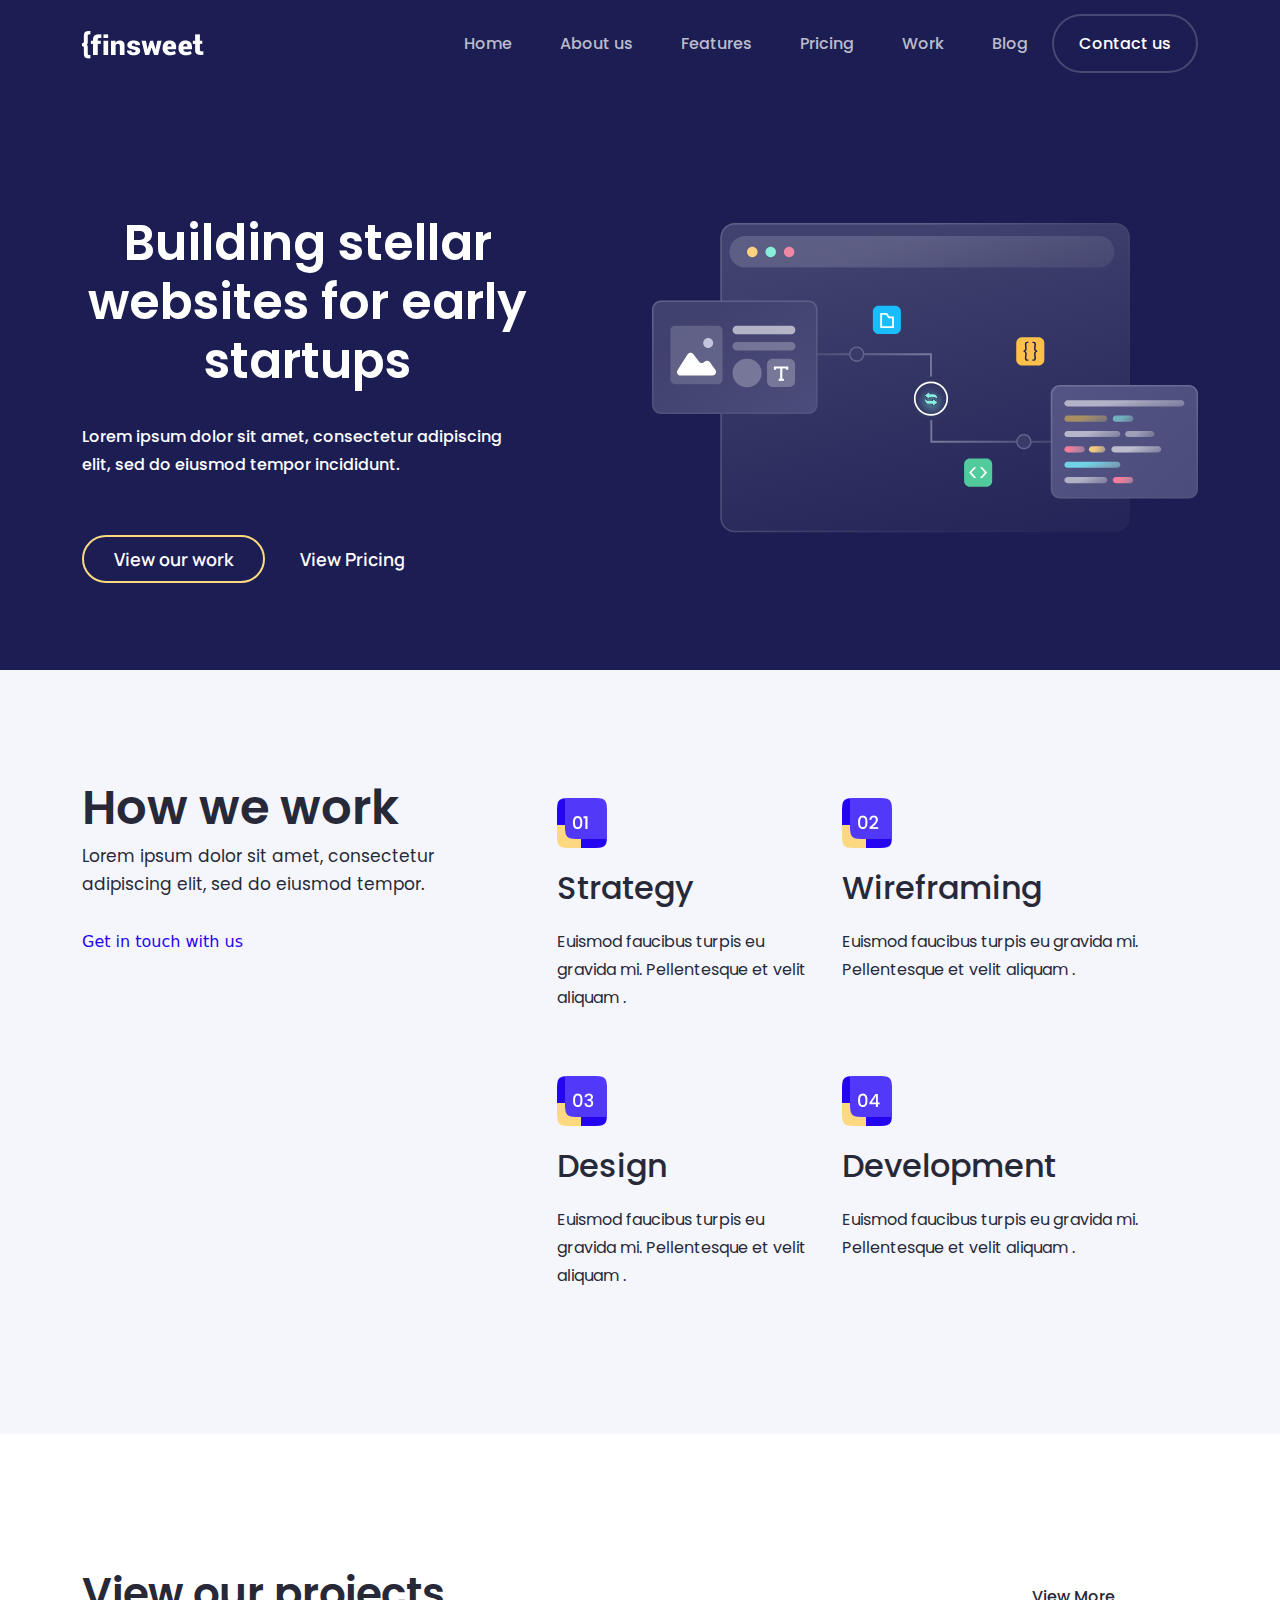
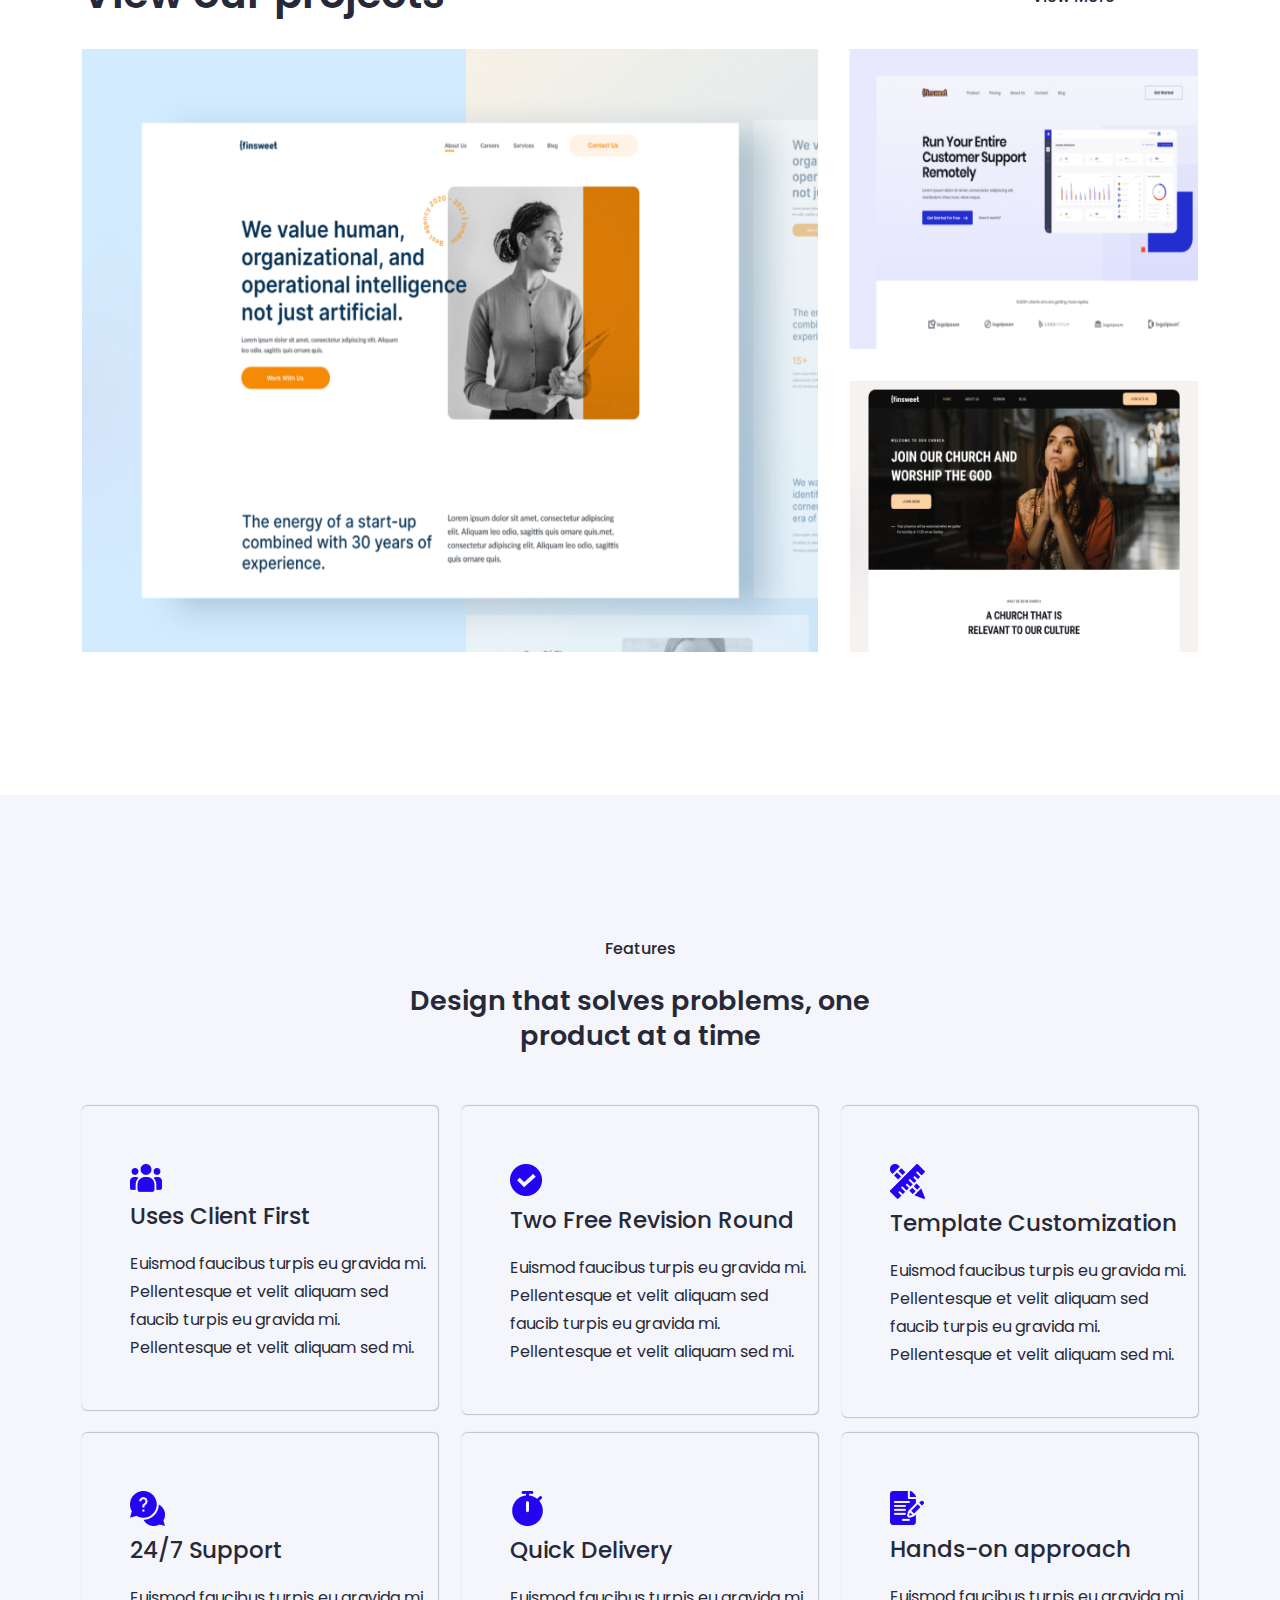
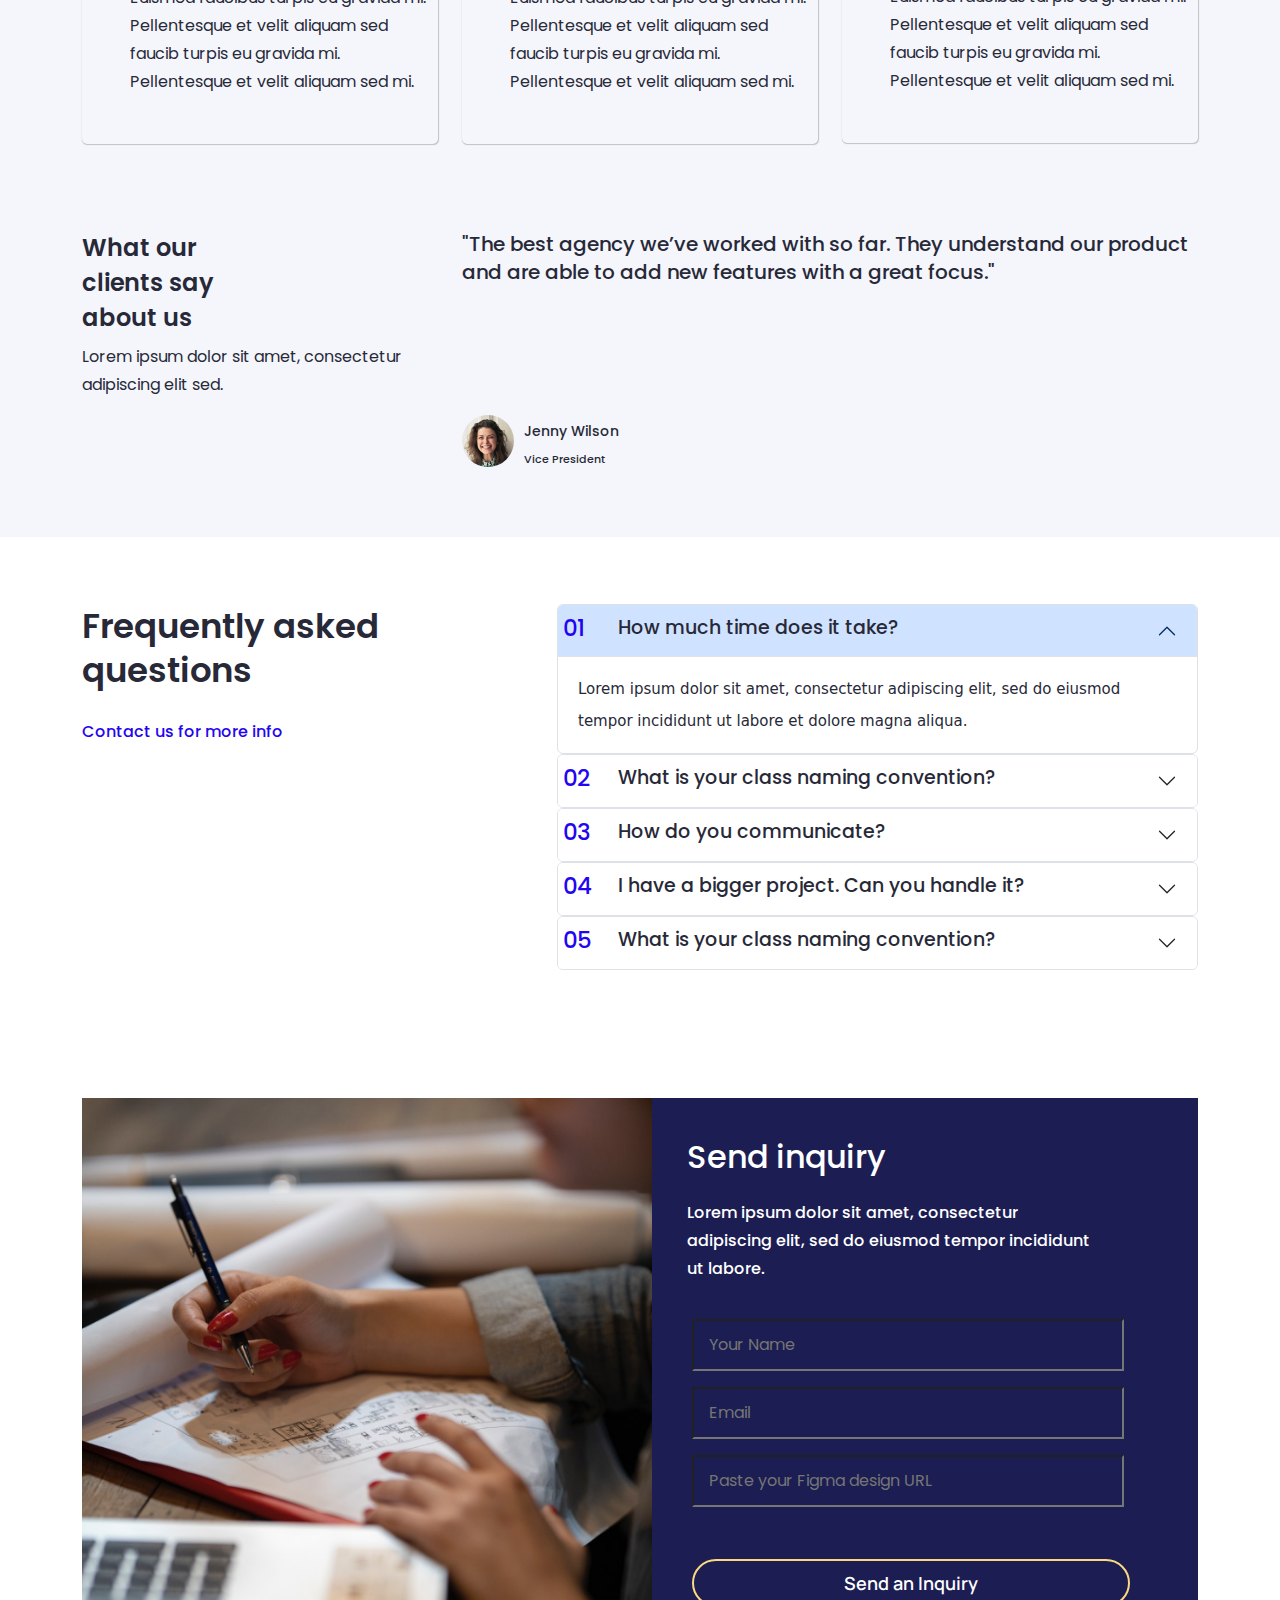
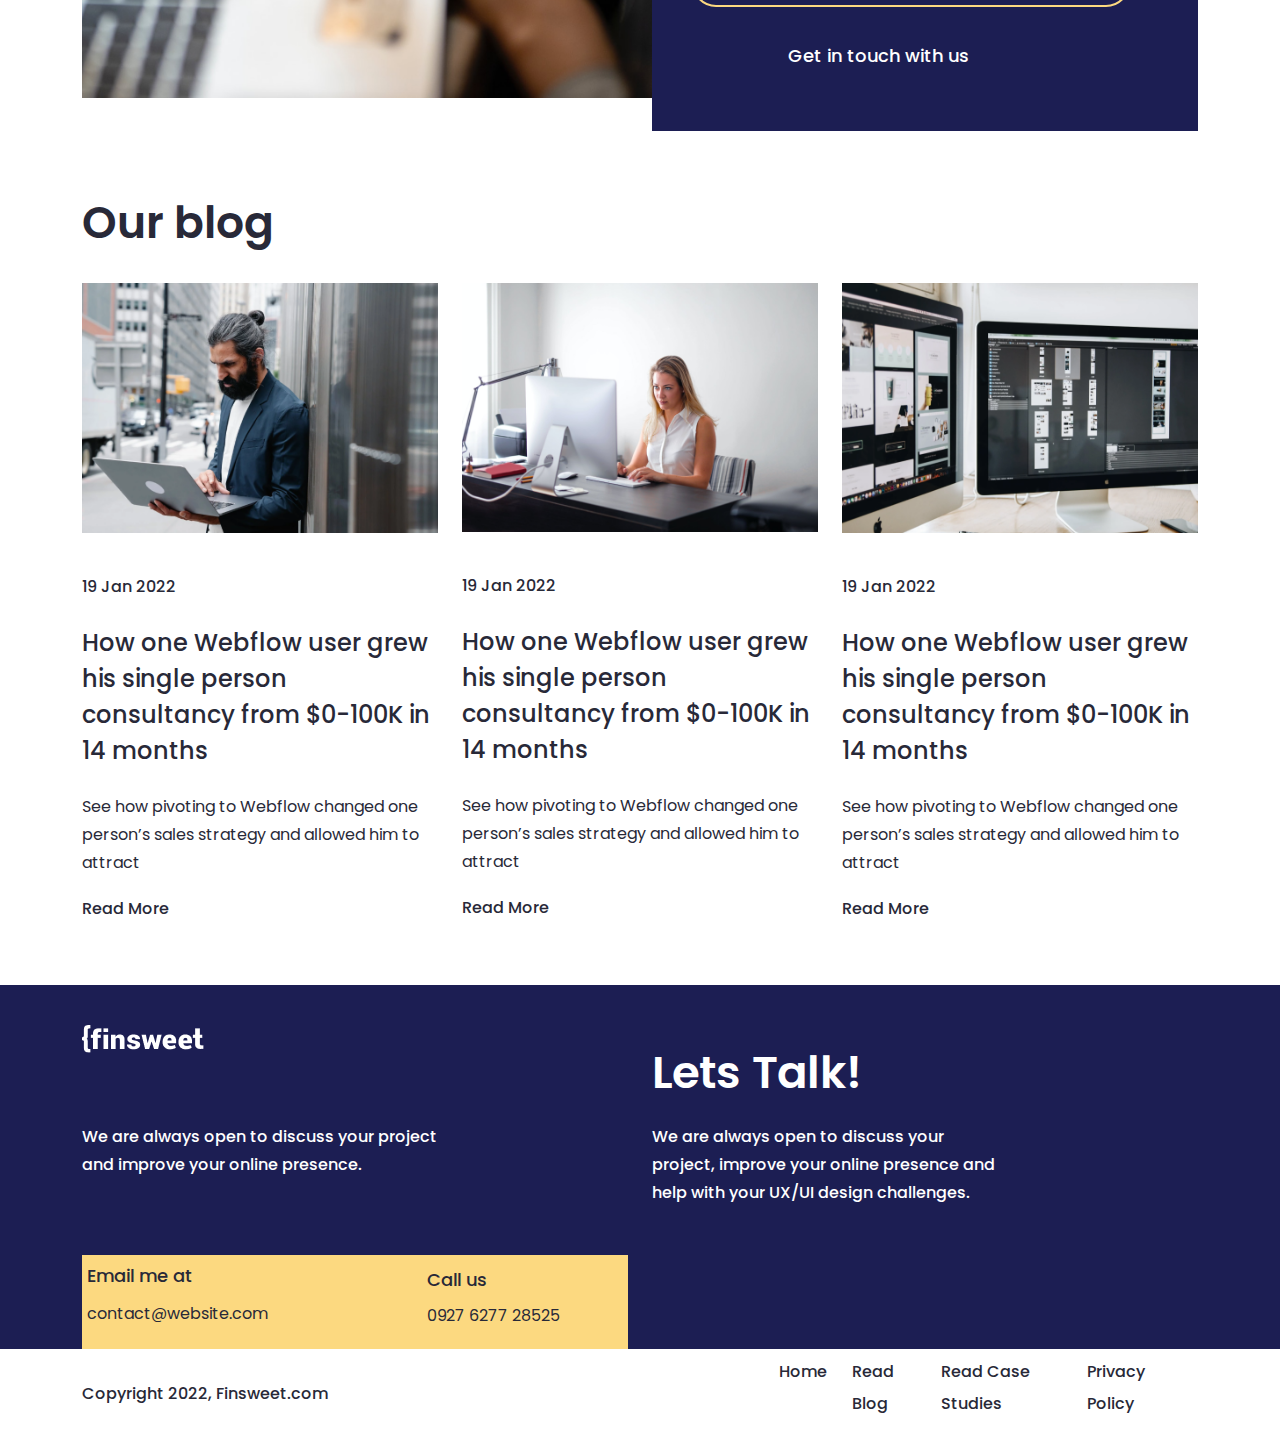
<file: index.html>
<!DOCTYPE html>
<html lang="en">
<head>
    <meta charset="UTF-8">
    <meta name="viewport" content="width=device-width, initial-scale=1.0">
    <title>home</title>
    <link rel="stylesheet" href="https://cdnjs.cloudflare.com/ajax/libs/font-awesome/6.4.2/css/all.min.css" integrity="sha512-z3gLpd7yknf1YoNbCzqRKc4qyor8gaKU1qmn+CShxbuBusANI9QpRohGBreCFkKxLhei6S9CQXFEbbKuqLg0DA==" crossorigin="anonymous" referrerpolicy="no-referrer" />
    <link href="https://fonts.googleapis.com/css2?family=Manrope:wght@300;400;500;600;700;800&family=Open+Sans:wght@300;400;500;600;700;800&family=Paprika&family=Poppins:ital,wght@0,300;0,400;0,500;0,600;0,700;0,800;1,900&display=swap" rel="stylesheet">
    <link href="https://fonts.googleapis.com/css2?family=Open+Sans:wght@300;400;500;600;700;800&family=Paprika&family=Poppins:ital,wght@0,300;0,400;0,500;0,600;0,700;0,800;1,900&display=swap" rel="stylesheet">
    <link rel="stylesheet" href="css/bootstrap.min.css">
    <link rel="stylesheet" href="css/style.css">
    <link rel="stylesheet" href="css/responsive.css">
</head>
<body>
<!--================================== nav part start==================================== -->
<nav class="navbar navbar-expand-lg menu-nav">
        <div class="container">
          <a class="navbar-brand" href="#"> <img src="images/logo.png" alt="logo"></a>
          <button class="navbar-toggler" type="button" data-bs-toggle="collapse" data-bs-target="#navbarSupportedContent" aria-controls="navbarSupportedContent" aria-expanded="false" aria-label="Toggle navigation">
            <i class="fa-solid fa-bars"></i>
          </button>
          <div class="collapse navbar-collapse" id="navbarSupportedContent">
            <ul class="navbar-nav ms-auto mb-2 mb-lg-0">
              <li class="nav-item">
                <a class="nav-link" href="index.html">Home</a>
              </li>
              <li class="nav-item">
                <a class="nav-link" href="about.html">About us</a>
              </li>
              <li class="nav-item">
                <a class="nav-link" href="Features.html">Features</a>
              </li>
              <li class="nav-item">
                <a class="nav-link" href="pricing.html">Pricing</a>
              </li>
              <li class="nav-item">
                <a class="nav-link" href="work.html">Work</a>
              </li>
              <li class="nav-item">
                <a class="nav-link" href="blog.html">Blog</a>
              </li>
              
            </ul>
        <div class="nav-btn">
            <a href="contact.html">Contact us</a>
        </div>

          </div>
        </div>
</nav>
<!--================================== nav part end==================================== -->


<!--================================== banner part start==================================== -->
<section id="banner">
    <div class="container">
        <div class="row">
           <div class="col-lg-5">
            <div class="banner-left">
                <h2>Building stellar websites for early startups</h2>
                <p>Lorem ipsum dolor sit amet, consectetur adipiscing elit, sed do eiusmod tempor incididunt.</p>
                 <div class="banner-btn">
                  <a class="banner-btn-one" href="work.html">View our work</a>
                  <a class="banner-btn-two" href="pricing.html">View Pricing</a><i class="fa-solid fa-arrow-right"></i>
                 </div>
                <!-- <div class="banner-btn">
                    <a href="work.html">View our work</a>
                    <div class="banner-btn-right">
                       <a href="pricing.html">View Pricing</a>
                        <i class="fa-solid fa-arrow-right"></i>
                    </div>
                </div> -->
            </div>
           </div>
           <div class="col-lg-6 offset-lg-1">
            <div class="banner-right">
                 <img src="images/Illustration.svg" alt="Illustration">
            </div>
           </div>
        </div>
    </div>
</section>
<!--================================== banner part end==================================== -->


<!--================================== How we work part start==================================== -->
<section id="work">
  <div class="container">
    <div class="row">
        <div class="col-lg-4">
            <div class="work-left">
                <h2>How we work</h2>
                <p>Lorem ipsum dolor sit amet, consectetur adipiscing elit, sed do eiusmod tempor.</p>
                <a href="#">Get in touch with us</a><i class="fa-solid fa-arrow-right"></i>
            </div>
        </div>
        <div class="col-lg-3 offset-lg-1 col-6">
                <div class="work-mid">
                    <img src="images/pointer 1.png" alt="pointer1">
                    <h2>Strategy</h2>
                    <p>Euismod faucibus turpis eu gravida mi. Pellentesque et velit aliquam .</p>
                </div>
        </div>
        <div class="col-lg-4 col-6">
              <div class="work-mid">
                <img src="images/pointer 1 (1).png" alt="pointer2">
                <h2>Wireframing</h2>
                <p>Euismod faucibus turpis eu gravida mi. Pellentesque et velit aliquam .</p>
              </div>
        </div>
    </div>
    <div class="row">
        <div class="col-lg-3 offset-lg-5 col-6">
             <div class="work-botm">
                <img src="images/pointer 1 (2).png" alt="pointer3">
                <h2>Design</h2>
                <p>Euismod faucibus turpis eu gravida mi. Pellentesque et velit aliquam .</p>
             </div>
        </div>
        <div class="col-lg-4 col-6">
            <div class="work-botm">
                <img src="images/pointer 1 (3).png" alt="pointer4">
                <h2>Development</h2>
                <p>Euismod faucibus turpis eu gravida mi. Pellentesque et velit aliquam .</p>
            </div>
        </div>
    </div>
  </div>
</section>
<!--================================== How we work part end==================================== -->


<!--================================== View our projects part start==================================== -->
<section id="projects">
  <div class="container">
     <div class="row">
         <div class="col-lg-5">
             <div class="projects-top-left">
                <h2>View our projects</h2>
             </div>
         </div>
         <div class="col-lg-2 offset-lg-5">
            <div class="projects-top-right">
                <h6>View More</h6>
                <i class="fa-solid fa-arrow-right"></i>
            </div>
         </div>
     </div>
    <div class="row">
        <div class="col-lg-8">
             <div class="value-left">
                <img src="images/projects1.png" height="603" alt="projects1">
                <div class="bac">
                    <div class="bac-text">
                      <h2>Workhub office Webflow Webflow Design</h2>
                    <p>Euismod faucibus turpis eu gravida mi. Pellentesque et velit aliquam </p>
                    <a href="#">View project</a>
                    <i class="fa-solid fa-arrow-right"></i>
                    </div>
                </div>
             </div>
        </div>
        <div class="col-lg-4">
             <div class="value-right-one">
                <img src="images/project2.png" width="100%" alt="project2">
                <div class="back-one">
                   <div class="back-one-text">
                    <h2>Unisaas Website 
                      Design</h2>
                      <a href="#">View portfolio</a>
                      <i class="fa-solid fa-arrow-right"></i>
                   </div>
                </div>
             </div>
             <div class="value-right-two">
                <img src="images/project3.png" width="100%" alt="project3">
             </div>
        </div>
    </div>

  </div>
</section>
<!--================================== View our projects part end==================================== -->


<!--================================== Design solves problem part start==================================== -->
<section id="solvesproblem">
   <div class="container">
       <div class="row">
        <div class="col-lg-2 offset-lg-5">
            <div class="Features">
                <h5>Features</h5>
            </div>
        </div>
       </div>
       <div class="row">
        <div class="col-lg-6 offset-lg-3">
            <div class="problem-top">
                <h2>Design that solves problems, one product at a time</h2>
            </div>
        </div>
       </div>
       <div class="row">
       <div class="col-lg-4 col-6">
         <div class="problem-inner">
            <img src="images/prblm1.png" alt="prblm1">
            <h3>Uses Client First</h3>
            <p>Euismod faucibus turpis eu gravida mi. Pellentesque et velit aliquam sed faucib turpis eu gravida mi. Pellentesque et velit aliquam sed mi. </p>
         </div>
       </div>
       <div class="col-lg-4 col-6">
         <div class="problem-inner">
            <img src="images/prblm2.png" alt="prblm2">
            <h3>Two Free Revision Round</h3>
            <p>Euismod faucibus turpis eu gravida mi. Pellentesque et velit aliquam sed faucib turpis eu gravida mi. Pellentesque et velit aliquam sed mi. </p>
         </div>
       </div>
       <div class="col-lg-4">
         <div class="problem-inner">
            <img src="images/prblm3.png" alt="prblm3">
            <h3>Template Customization</h3>
            <p>Euismod faucibus turpis eu gravida mi. Pellentesque et velit aliquam sed faucib turpis eu gravida mi. Pellentesque et velit aliquam sed mi. </p>
         </div>
       </div>

       </div>
       <div class="row">
       <div class="col-lg-4 col-6">
         <div class="problem-inner">
            <img src="images/prblm4.png" alt="prblm4">
            <h3>24/7 Support</h3>
            <p>Euismod faucibus turpis eu gravida mi. Pellentesque et velit aliquam sed faucib turpis eu gravida mi. Pellentesque et velit aliquam sed mi. </p>
         </div>
       </div>
       <div class="col-lg-4 col-6">
         <div class="problem-inner">
            <img src="images/prblm5.png" alt="prblm5">
            <h3>Quick Delivery</h3>
            <p>Euismod faucibus turpis eu gravida mi. Pellentesque et velit aliquam sed faucib turpis eu gravida mi. Pellentesque et velit aliquam sed mi. </p>
         </div>
       </div>
       <div class="col-lg-4 ">
         <div class="problem-inner">
            <img src="images/prblm6.png" alt="prblm6">
            <h3>Hands-on approach</h3>
            <p>Euismod faucibus turpis eu gravida mi. Pellentesque et velit aliquam sed faucib turpis eu gravida mi. Pellentesque et velit aliquam sed mi. </p>
         </div>
       </div>

       </div>
       
   </div>
</section>
<!--================================== Design solves problem part end==================================== -->




<!--================================== about part start==================================== -->
<section id="about">
  <div class="container">
    <div class="row">
      <div class="col-lg-4">
        <div class="about-left">
          <h2>What our clients say about us</h2>
        </div>
      </div>
      <div class="col-lg-8">
       <div class="about-right">
        <h2>"The best agency we’ve worked with so far. They understand our product and are able to add new features with a great focus."</h2>
       </div>
      </div>
    </div>
    <div class="row">
      <div class="col-lg-4">
       <div class="about-pera">
        <p>Lorem ipsum dolor sit amet, consectetur adipiscing elit sed.</p>
       </div>
      </div>
    </div>
    <div class="row">
      <div class="col-lg-2 offset-lg-4 col-6">
        <div class="women">
          <img src="images/woman.png"  alt="woman">
          <h5>Jenny Wilson</h5>
          <h6>Vice President</h6>
        </div>
      </div>
      <div class="col-lg-2 offset-lg-4 col-4 offset-2">
        <div class="about-icon">
          <i class="fa-solid fa-chevron-left"></i>
          <i class="fa-solid fa-chevron-right"></i>
        </div>
      </div>
    </div>
  </div>
</section>

<!--================================== about part end==================================== -->


<!--================================== Frequently part start==================================== -->
<section id="Frequently">
   <div class="container">
       <div class="row">
        <div class="col-lg-4">
             <div class="Frequently-left">
                <h2>Frequently asked questions</h2>
                <a href="#">Contact us for more info</a>
             </div>
        </div>
       <div class="col-lg-7 offset-lg-1">
        <div class="accordion" id="accordionExample">
          <div class="accordion-item">
            <h2 class="accordion-header">
              <button class="accordion-button" type="button" data-bs-toggle="collapse" data-bs-target="#collapseOne" aria-expanded="true" aria-controls="collapseOne">
                <h4>01</h4>
               <h3>How much time does it take?</h3>
              </button>
            </h2>
            <div id="collapseOne" class="accordion-collapse collapse show" data-bs-parent="#accordionExample">
              <div class="accordion-body">
                <strong>Lorem ipsum dolor sit amet, consectetur adipiscing elit, sed do eiusmod tempor incididunt ut labore et dolore magna aliqua.
              </div>
            </div>
          </div>
          <div class="accordion-item">
            <h2 class="accordion-header">
              <button class="accordion-button collapsed" type="button" data-bs-toggle="collapse" data-bs-target="#collapseTwo" aria-expanded="false" aria-controls="collapseTwo">
                <h4>02</h4>
                <h3>What is your class naming convention?</h3>
              </button>
            </h2>
            <div id="collapseTwo" class="accordion-collapse collapse" data-bs-parent="#accordionExample">
              <div class="accordion-body">
                <strong>Lorem ipsum dolor sit amet, consectetur adipiscing elit, sed do eiusmod tempor incididunt ut labore et dolore magna aliqua.
              </div>
            </div>
          </div>
          <div class="accordion-item">
            <h2 class="accordion-header">
              <button class="accordion-button collapsed" type="button" data-bs-toggle="collapse" data-bs-target="#collapseThree" aria-expanded="false" aria-controls="collapseThree">
                <h4>03</h4>
                <h3>How do you communicate?</h3>
              </button>
            </h2>
            <div id="collapseThree" class="accordion-collapse collapse" data-bs-parent="#accordionExample">
              <div class="accordion-body">
                <strong>Lorem ipsum dolor sit amet, consectetur adipiscing elit, sed do eiusmod tempor incididunt ut labore et dolore magna aliqua.
              </div>
            </div>
          </div>
          <div class="accordion-item">
            <h2 class="accordion-header">
              <button class="accordion-button collapsed" type="button" data-bs-toggle="collapse" data-bs-target="#collapsefour" aria-expanded="false" aria-controls="collapsefour">
                <h4>04</h4>
                <h3>I have a bigger project. Can you handle it?</h3>
              </button>
            </h2>
            <div id="collapsefour" class="accordion-collapse collapse" data-bs-parent="#accordionExample">
              <div class="accordion-body">
                <strong>Lorem ipsum dolor sit amet, consectetur adipiscing elit, sed do eiusmod tempor incididunt ut labore et dolore magna aliqua.
              </div>
            </div>
          </div>
          <div class="accordion-item">
            <h2 class="accordion-header">
              <button class="accordion-button collapsed" type="button" data-bs-toggle="collapse" data-bs-target="#collapsefive" aria-expanded="false" aria-controls="collapsefive">
                <div class="maonn">
                  <h4>05</h4>
                <h3>What is your class naming convention?</h3>
                </div>
              </button>
            </h2>
            <div id="collapsefive" class="accordion-collapse collapse" data-bs-parent="#accordionExample">
              <div class="accordion-body">
                <strong>Lorem ipsum dolor sit amet, consectetur adipiscing elit, sed do eiusmod tempor incididunt ut labore et dolore magna aliqua.
              </div>
            </div>
          </div>
        </div>
       </div>

   </div>
   </div>
</section>
<!--================================== Frequently part end==================================== -->



<!--================================== Building stellar part start==================================== -->
<section id="stellar">
 <div class="container bac-colr">

  <div class="row">
    <div class="col-lg-6">
      <div class="womenimg">
        <div class="overflow">
            <h2>Building stellar websites for early startups</h2>
            <p>Lorem ipsum dolor sit amet, consectetur adipiscing elit, sed do eiusmod tempor incididunt ut labore et dolore magna aliqua ut enim.</p>
        </div>
        <img src="images/woman-writing.png" alt="womanwriting">
      </div>
    </div>
  
  
      <div class="col-lg-6">
        <div class="stellarbot">
        <div class="formtop">
         <h2>Send inquiry</h2>
         <p>Lorem ipsum dolor sit amet, consectetur adipiscing elit, sed do eiusmod tempor incididunt ut labore.</p>
        </div>
        <form action="">
              <div class="formname">
                <input type="text" placeholder="Your Name">
            </div>
          <div class="formEmail">
           <input type="text" placeholder="Email">
          </div>
          <div class="formURL">
           <input type="text" placeholder="Paste your Figma design URL">
          </div>
          <div class="stellarbtn">
            <a href="#">Send an Inquiry</a>
           </div>
        </form>
        <div class="stellarbtm">
          <h5>Get in touch with us</h5>
           <i class="fa-solid fa-arrow-right"></i>
        </div>
     </div>
    </div>
  
  </div>
 </div>
</section>

<!--================================== Building stellar part end==================================== -->


<!--================================== Our blog part start==================================== -->
<section id="blog">
 <div class="container">
   <div class="row">
    <div class="col-lg-3">
      <div class="Our-blog">
        <h2>Our blog</h2>
      </div>
    </div>
   </div>
   <div class="row">
    <div class="col-lg-4">
       <div class="blog-inner">
        <img src="images/business-man.png" width="100%" alt="businessman">
        <h6>19 Jan 2022</h6>
        <h2>How one Webflow user grew his single person consultancy from $0-100K in 14 months</h2>
        <p>See how pivoting to Webflow changed one person’s sales strategy and allowed him to attract</p>
        <a href="#">Read More</a>
        <i class="fa-solid fa-arrow-right"></i>
       </div>
    </div>
    <div class="col-lg-4">
       <div class="blog-inner">
        <img src="images/business-women.png" width="100%" alt="businesswomen">
        <h6>19 Jan 2022</h6>
        <h2>How one Webflow user grew his single person consultancy from $0-100K in 14 months</h2>
        <p>See how pivoting to Webflow changed one person’s sales strategy and allowed him to attract</p>
        <a href="#">Read More</a>
        <i class="fa-solid fa-arrow-right"></i>
       </div>
    </div>
    <div class="col-lg-4">
       <div class="blog-inner">
        <img src="images/apple-monitors.png" width="100%" alt="applemonirors">
        <h6>19 Jan 2022</h6>
        <h2>How one Webflow user grew his single person consultancy from $0-100K in 14 months</h2>
        <p>See how pivoting to Webflow changed one person’s sales strategy and allowed him to attract</p>
        <a href="#">Read More</a>
        <i class="fa-solid fa-arrow-right"></i>
       </div>
    </div>

   </div>
 </div>
</section>
<!--================================== Our blog part end==================================== -->



<!--================================== footer part start==================================== -->
<footer id="foter">
  <div class="container">
     <div class="row">
       <div class="col-lg-2">
         <div class="foter-img">
           <img src="images/logo.png" alt="footerlogo">
         </div>
       </div>
       <div class="col-lg-3 offset-lg-4">
         <div class="foter-top-right">
           <h2>Lets Talk!</h2>
         </div>
       </div>
     </div>
    <div class="row">
     <div class="col-lg-4">
      <div class="foter-pera">
     <p>We are always open to discuss your project and improve your online presence.</p>
      </div>
     </div>
     <div class="col-lg-4 offset-lg-2">
       <div class="foter-pera">
       <p>We are always open to discuss your project, improve your online presence and help with your UX/UI design challenges.</p>
       </div>
     </div>
    </div>
   <div class="row">
     <div class="col-lg-2 offset-lg-6">
       <div class="foter-icon">
         <i class="fa-brands fa-facebook"></i>
         <i class="fa-brands fa-twitter"></i>
         <i class="fa-brands fa-instagram"></i>
         <i class="fa-brands fa-linkedin"></i>
       </div>
     </div>
   </div>
   <div class="row">
     <div class="col-lg-6">
      <div class="email-call">
       <h2>Email me at</h2>
       <p>contact@website.com</p>
       <h3>Call us</h3>
       <h4>0927 6277 28525</h4>
      </div>
     </div>
  </div>
 </footer>
   <section id="last">
     <div class="container">
   <div class="row">
    <div class="col-lg-3 col-3 col-sm-2">
      <div class="last-left">
        <p>Copyright 2022, Finsweet.com</p>
      </div>
    </div>
    <div class="col-lg-5 offset-lg-4 col-9 col-sm-9">
     <div class="last-right">
         <ul>
           <li><a href="index.html">Home</a></li>
           <li><a href="readblog.html">Read Blog</a></li>
           <li><a href="ReadCaseStudies.html">Read Case Studies</a></li>
           <li><a href="PrivacyPolicy.html">Privacy Policy</a></li>
         </ul>
     </div>
   </div>
    </div>
   </div>
  </section>

<!--================================== footer part end==================================== -->

    <script src="js/bootstrap.bundle.min.js"></script>
</body>
</html>
</file>
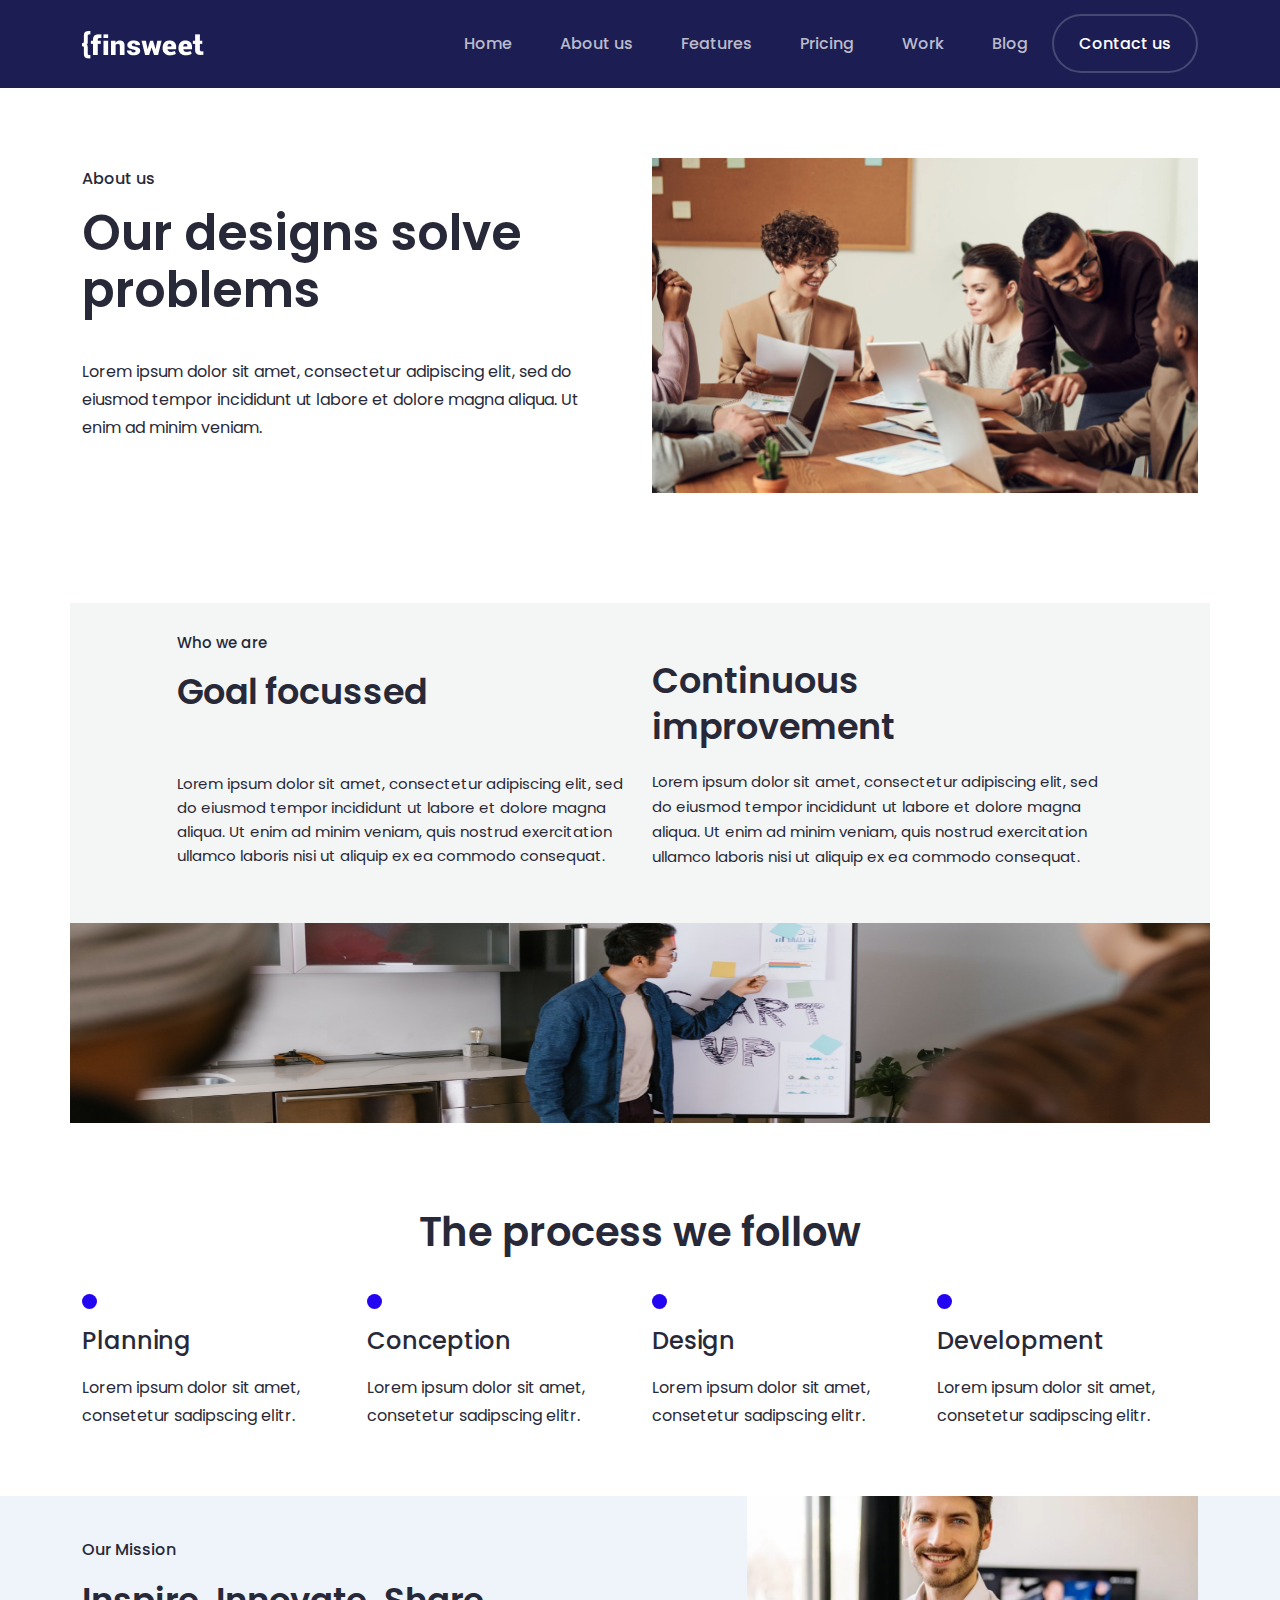
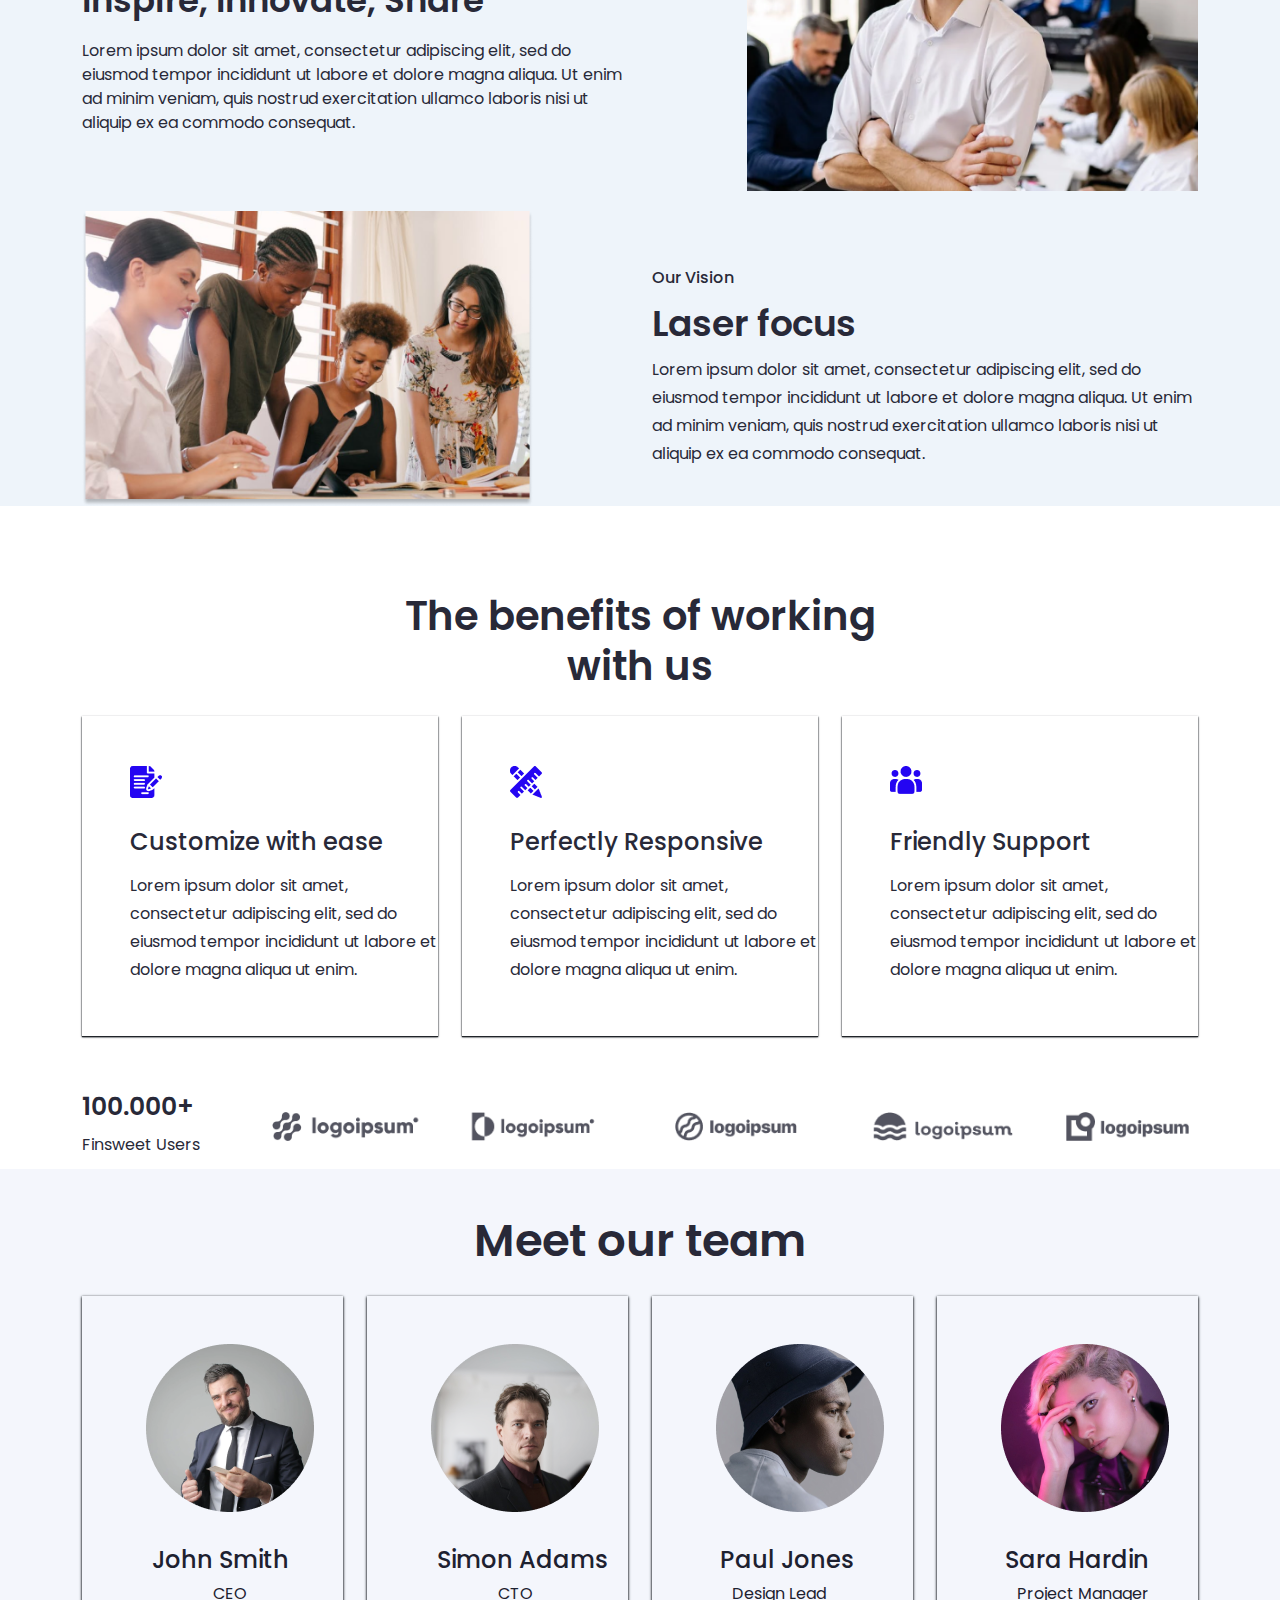
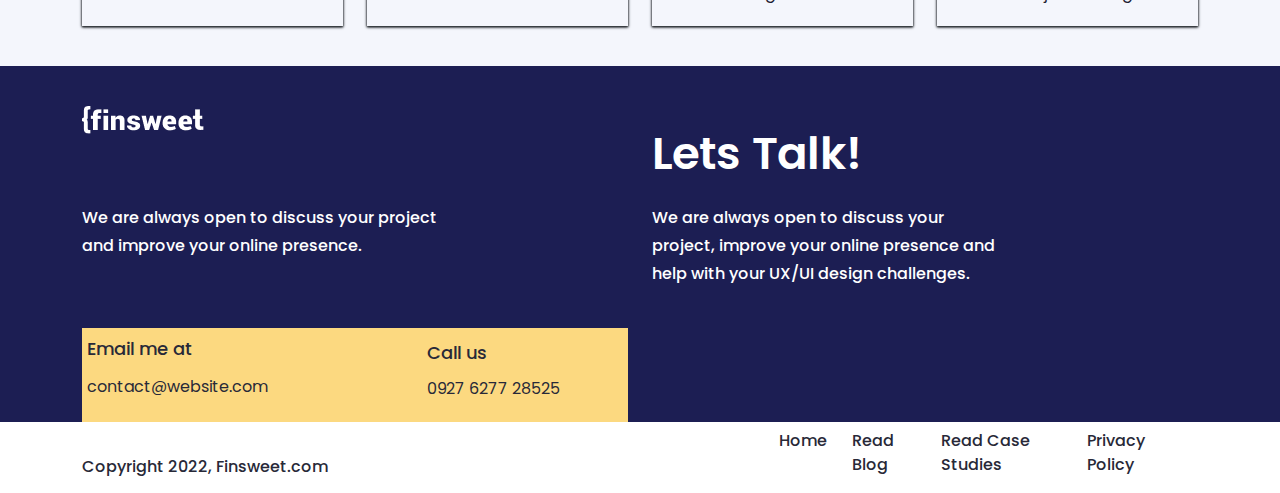
<file: about.html>
<!DOCTYPE html>
<html lang="en">
<head>
    <meta charset="UTF-8">
    <meta name="viewport" content="width=device-width, initial-scale=1.0">
    <title>about us</title>
    <link rel="stylesheet" href="https://cdnjs.cloudflare.com/ajax/libs/font-awesome/6.4.2/css/all.min.css" integrity="sha512-z3gLpd7yknf1YoNbCzqRKc4qyor8gaKU1qmn+CShxbuBusANI9QpRohGBreCFkKxLhei6S9CQXFEbbKuqLg0DA==" crossorigin="anonymous" referrerpolicy="no-referrer" />
    <link href="https://fonts.googleapis.com/css2?family=Manrope:wght@300;400;500;600;700;800&family=Open+Sans:wght@300;400;500;600;700;800&family=Paprika&family=Poppins:ital,wght@0,300;0,400;0,500;0,600;0,700;0,800;1,900&display=swap" rel="stylesheet">
    <link href="https://fonts.googleapis.com/css2?family=Open+Sans:wght@300;400;500;600;700;800&family=Paprika&family=Poppins:ital,wght@0,300;0,400;0,500;0,600;0,700;0,800;1,900&display=swap" rel="stylesheet">
    <link rel="stylesheet" href="css/bootstrap.min.css">
    <link rel="stylesheet" href="css/about.css">
    <link rel="stylesheet" href="css/responsive.css">
</head>
<body>
<!--================================== nav part start==================================== -->
<nav class="navbar navbar-expand-lg menu-nav">
        <div class="container">
          <a class="navbar-brand" href="#"> <img src="images/logo.png" alt="logo"></a>
          <button class="navbar-toggler" type="button" data-bs-toggle="collapse" data-bs-target="#navbarSupportedContent" aria-controls="navbarSupportedContent" aria-expanded="false" aria-label="Toggle navigation">
            <i class="fa-solid fa-bars"></i>
          </button>
          <div class="collapse navbar-collapse" id="navbarSupportedContent">
            <ul class="navbar-nav ms-auto mb-2 mb-lg-0">
              <li class="nav-item">
                <a class="nav-link" href="index.html">Home</a>
              </li>
              <li class="nav-item">
                <a class="nav-link" href="about.html">About us</a>
              </li>
              <li class="nav-item">
                <a class="nav-link" href="Features.html">Features</a>
              </li>
              <li class="nav-item">
                <a class="nav-link" href="pricing.html">Pricing</a>
              </li>
              <li class="nav-item">
                <a class="nav-link" href="work.html">Work</a>
              </li>
              <li class="nav-item">
                <a class="nav-link" href="blog.html">Blog</a>
              </li>
              
            </ul>
        <div class="nav-btn">
            <a href="contact.html">Contact us</a>
        </div>

          </div>
        </div>
</nav>
<!--================================== nav part end==================================== -->


<!--================================== Our designs solve problems part start==================================== -->
<section id="problems">
 <div class="container">
    <div class="row">
        <div class="col-lg-5 col-6">
           <div class="problems-left">
            <h6>About us</h6>
            <h2>Our designs solve problems</h2>
            <p>Lorem ipsum dolor sit amet, consectetur adipiscing elit, sed do eiusmod tempor incididunt ut labore et dolore magna aliqua. Ut enim ad minim veniam.</p>
           </div>
        </div>
        <div class="col-lg-6 offset-lg-1">
            <div class="problems-right">
                <img src="images/group-of-people-sitting-indoors-3184360.png" alt="group">
            </div>
        </div>
    </div>
 </div>
</section>
<!--================================== Our designs solve problems part end==================================== -->


<!--================================== Continuous improvement part start==================================== -->
<section id="improvement">
  <div class="container improvement-total">
    <div class="row">
       <div class="col-lg-5 offset-lg-1 col-12">
        <div class="improvement-left">
            <h6>Who we are</h6>
            <h2>Goal focussed</h2>
            <p>Lorem ipsum dolor sit amet, consectetur adipiscing elit, sed do eiusmod tempor incididunt ut labore et dolore magna aliqua. Ut enim ad minim veniam, quis nostrud exercitation ullamco laboris nisi ut aliquip ex ea commodo consequat.</p>
        </div>
       </div>
       <div class="col-lg-5 col-12">
         <div class="improvement-right">
            <h2>Continuous improvement</h2>
            <p>Lorem ipsum dolor sit amet, consectetur adipiscing elit, sed do eiusmod tempor incididunt ut labore et dolore magna aliqua. Ut enim ad minim veniam, quis nostrud exercitation ullamco laboris nisi ut aliquip ex ea commodo consequat. </p>
         </div>
       </div>
    </div>
    <div class="row">
        <div class="improvement-last">
            <img src="images/man-in-blue-jacket-looking-at-white-board-7413916.png" alt="man">
        </div>
    </div>
  </div>
</section>
<!--================================== Continuous improvement part end==================================== -->


<!--================================== The process we follow part start==================================== -->
<section id="process">
  <div class="container">
    <div class="row">
        <div class="col-lg-6 offset-lg-3">
        <div class="process-top">
            <h2>The process we follow</h2>
        </div>
     </div>
    </div>
    <div class="row">
        <div class="col-lg-3 col-6">
            <div class="round">
            </div>
             <div class="oneof-four">
                <h2>Planning</h2>
                <p>Lorem ipsum dolor sit amet, consetetur sadipscing elitr.</p>
             </div>
        </div>
        <div class="col-lg-3 col-6">
            <div class="round"></div>
            <div class="oneof-four">
                <h2>Conception</h2>
                <p>Lorem ipsum dolor sit amet, consetetur sadipscing elitr.</p>
             </div>
        </div>
        <div class="col-lg-3 col-6">
            <div class="round"></div>
            <div class="oneof-four">
                <h2>Design</h2>
                <p>Lorem ipsum dolor sit amet, consetetur sadipscing elitr.</p>
             </div>
        </div>
    
        <div class="col-lg-3 col-6">
            <div class="round"></div>
            <div class="oneof-four">
                <h2>Development</h2>
                <p>Lorem ipsum dolor sit amet, consetetur sadipscing elitr.</p>
             </div>
        </div>
    </div>
  </div>
</section>
<!--================================== The process we follow part end==================================== -->


<!--================================== Inspire, Innovate, Share part start==================================== -->
<section id="Inspire">
 <div class="container">
    <div class="row">
        <div class="col-lg-6">
            <div class="Innovate-left">
              <h6>Our Mission </h6>
              <h2>Inspire, Innovate, Share</h2>
              <p>Lorem ipsum dolor sit amet, consectetur adipiscing elit, sed do eiusmod tempor incididunt ut labore et dolore magna aliqua. Ut enim ad minim veniam, quis nostrud exercitation ullamco laboris nisi ut aliquip ex ea commodo consequat.</p>
            </div>
        </div>
        <div class="col-lg-5 offset-lg-1">
            <div class="Innovate-right">
                <img src="images/Innovate-right.png" alt="Innovate">
            </div>
        </div>
    </div>
    <div class="row">
        <div class="col-lg-5">
            <div class="Laser-left">
                <img src="images/Laser-right.png" alt="Laser">
            </div>
        </div>
        <div class="col-lg-6 offset-lg-1">
           <div class="Laser-right">
            <h6>Our Vision</h6>
            <h2>Laser focus</h2>
            <p>Lorem ipsum dolor sit amet, consectetur adipiscing elit, sed do eiusmod tempor incididunt ut labore et dolore magna aliqua. Ut enim ad minim veniam, quis nostrud exercitation ullamco laboris nisi ut aliquip ex ea commodo consequat.</p>
           </div>
        </div>
    </div>
 </div>
</section>

<!--================================== Inspire, Innovate, Share part end==================================== -->


<!--================================== The benefits of working with us part start==================================== -->
<section id="benefits">
  <div class="container">
    <div class="row">
        <div class="col-lg-6 offset-lg-3">
            <div class="working">
                <h2>The benefits of working with us</h2>
            </div>
        </div>
    </div>
    <div class="row">
    <div class="col-lg-4">
        <div class="working-inner">
            <div class="working-inner-img">
                <img src="images/Icon1.png" alt="Icon1"> 
            </div>
                <h2>Customize with ease</h2>
                <p>Lorem ipsum dolor sit amet, consectetur adipiscing elit, sed do eiusmod tempor incididunt ut labore et dolore magna aliqua ut enim.</p>
        </div>
    </div>
    <div class="col-lg-4">
        <div class="working-inner">
            <div class="working-inner-img">
                <img src="images/Icon2.png" alt="Icon2"> 
            </div>
                <h2>Perfectly Responsive</h2>
                <p>Lorem ipsum dolor sit amet, consectetur adipiscing elit, sed do eiusmod tempor incididunt ut labore et dolore magna aliqua ut enim.</p>
        </div>
    </div>
    <div class="col-lg-4">
        <div class="working-inner">
            <div class="working-inner-img">
                <img src="images/Icon3.png" alt="Icon3"> 
            </div>
                <h2>Friendly Support</h2>
                <p>Lorem ipsum dolor sit amet, consectetur adipiscing elit, sed do eiusmod tempor incididunt ut labore et dolore magna aliqua ut enim.</p>
        </div>
    </div>

    </div>
     <div class="row">
        <div class="col-lg-2 col-2">
            <div class="working-bottom">
                <h2>100.000+</h2>
                <p>Finsweet Users</p>
            </div>
        </div>
        <div class="col-lg-10 col-10">
            <div class="working-bottom-img">
              <img src="images/working-botom.png" alt="working">
            </div>
        </div>
     </div>
  </div>
</section>
<!--================================== The benefits of working with us part end==================================== -->


<!--================================== Meet our team part start==================================== -->
<section id="team">
  <div class="container">
    <div class="row">
        <div class="col-lg-4 offset-lg-4">
            <div class="team-top">
                <h2> Meet our team</h2>
            </div>
        </div>
    </div>
   <div class="row">
    <div class="col-lg-3 col-6">
        <div class="team-inner">
            <div class="team-inner-img">
                <img src="images/team1.png" alt="team1">
            </div>
            <h2>John Smith</h2>
            <p>CEO</p>
        </div>
    </div>
    <div class="col-lg-3 col-6">
        <div class="team-inner">
            <div class="team-inner-img">
                <img src="images/team2.png" alt="team2">
            </div>
            <h2>Simon Adams</h2>
            <p>CTO</p>
        </div>
    </div>
    <div class="col-lg-3 col-6">
        <div class="team-inner-right">
            <div class="team-inner-right-img">
                <img src="images/team3.png" alt="team3">
            </div>
            <h2>Paul Jones</h2>
            <p>Design Lead</p>
        </div>
    </div>
    <div class="col-lg-3 col-6">
        <div class="team-inner-right">
            <div class="team-inner-right-img">
                <img src="images/team4.png" alt="team4">
            </div>
            <h2>Sara Hardin</h2>
            <p>Project Manager</p>
        </div>
    </div>
   </div>
  </div>
</section>

<!--================================== Meet our team part end==================================== -->


<!--================================== footer part start==================================== -->
<footer id="foter">
  <div class="container">
     <div class="row">
       <div class="col-lg-2">
         <div class="foter-img">
           <img src="images/logo.png" alt="footerlogo">
         </div>
       </div>
       <div class="col-lg-3 offset-lg-4">
         <div class="foter-top-right">
           <h2>Lets Talk!</h2>
         </div>
       </div>
     </div>
    <div class="row">
     <div class="col-lg-4">
      <div class="foter-pera">
     <p>We are always open to discuss your project and improve your online presence.</p>
      </div>
     </div>
     <div class="col-lg-4 offset-lg-2">
       <div class="foter-pera">
       <p>We are always open to discuss your project, improve your online presence and help with your UX/UI design challenges.</p>
       </div>
     </div>
    </div>
   <div class="row">
     <div class="col-lg-2 offset-lg-6">
       <div class="foter-icon">
         <i class="fa-brands fa-facebook"></i>
         <i class="fa-brands fa-twitter"></i>
         <i class="fa-brands fa-instagram"></i>
         <i class="fa-brands fa-linkedin"></i>
       </div>
     </div>
   </div>
   <div class="row">
     <div class="col-lg-6">
      <div class="email-call">
       <h2>Email me at</h2>
       <p>contact@website.com</p>
       <h3>Call us</h3>
       <h4>0927 6277 28525</h4>
      </div>
     </div>
  </div>
 </footer>
   <section id="last">
     <div class="container">
   <div class="row">
    <div class="col-lg-3 col-3 col-sm-2">
      <div class="last-left">
        <p>Copyright 2022, Finsweet.com</p>
      </div>
    </div>
    <div class="col-lg-5 offset-lg-4 col-9 col-sm-9">
     <div class="last-right">
         <ul>
           <li><a href="index.html">Home</a></li>
           <li><a href="readblog.html">Read Blog</a></li>
           <li><a href="ReadCaseStudies.html">Read Case Studies</a></li>
           <li><a href="PrivacyPolicy.html">Privacy Policy</a></li>
         </ul>
     </div>
   </div>
    </div>
   </div>
  </section>
 
<!--================================== footer part end==================================== -->

    <script src="js/bootstrap.bundle.min.js"></script>
</body>
</html>
</file>
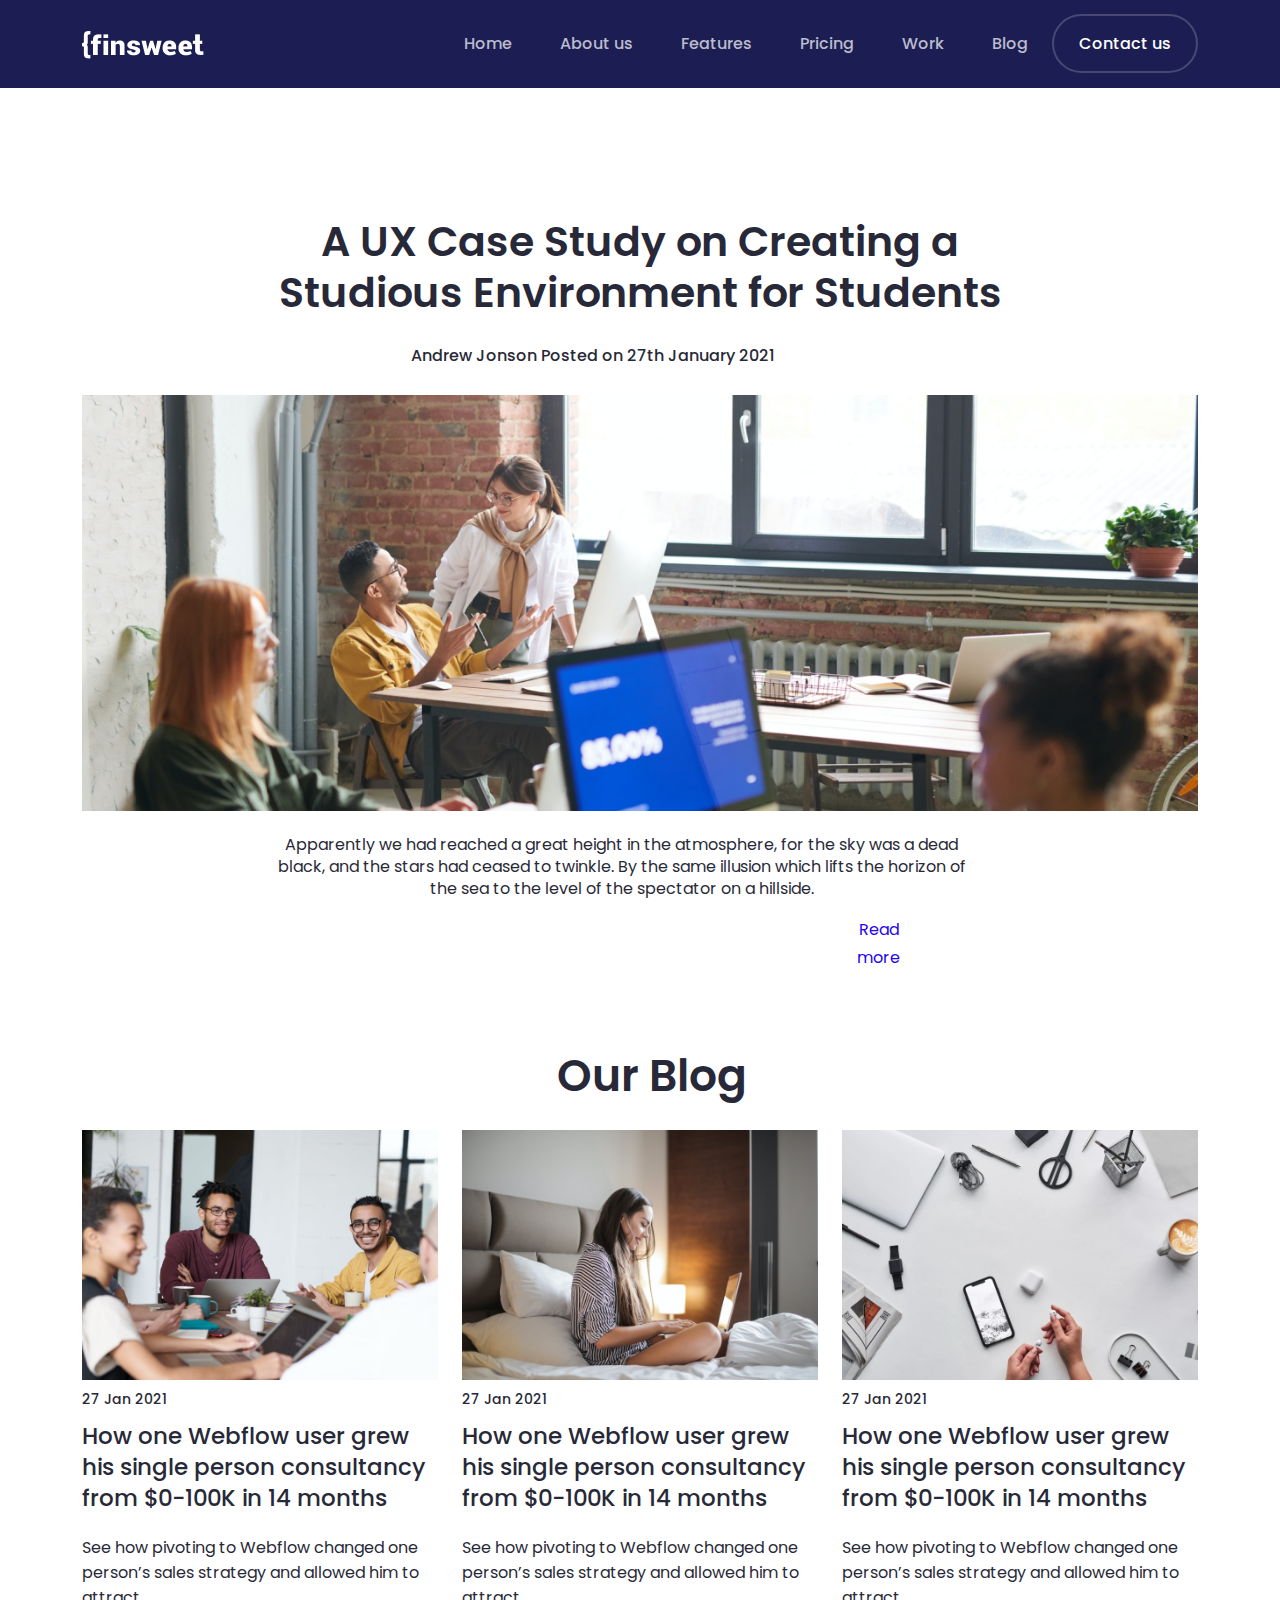
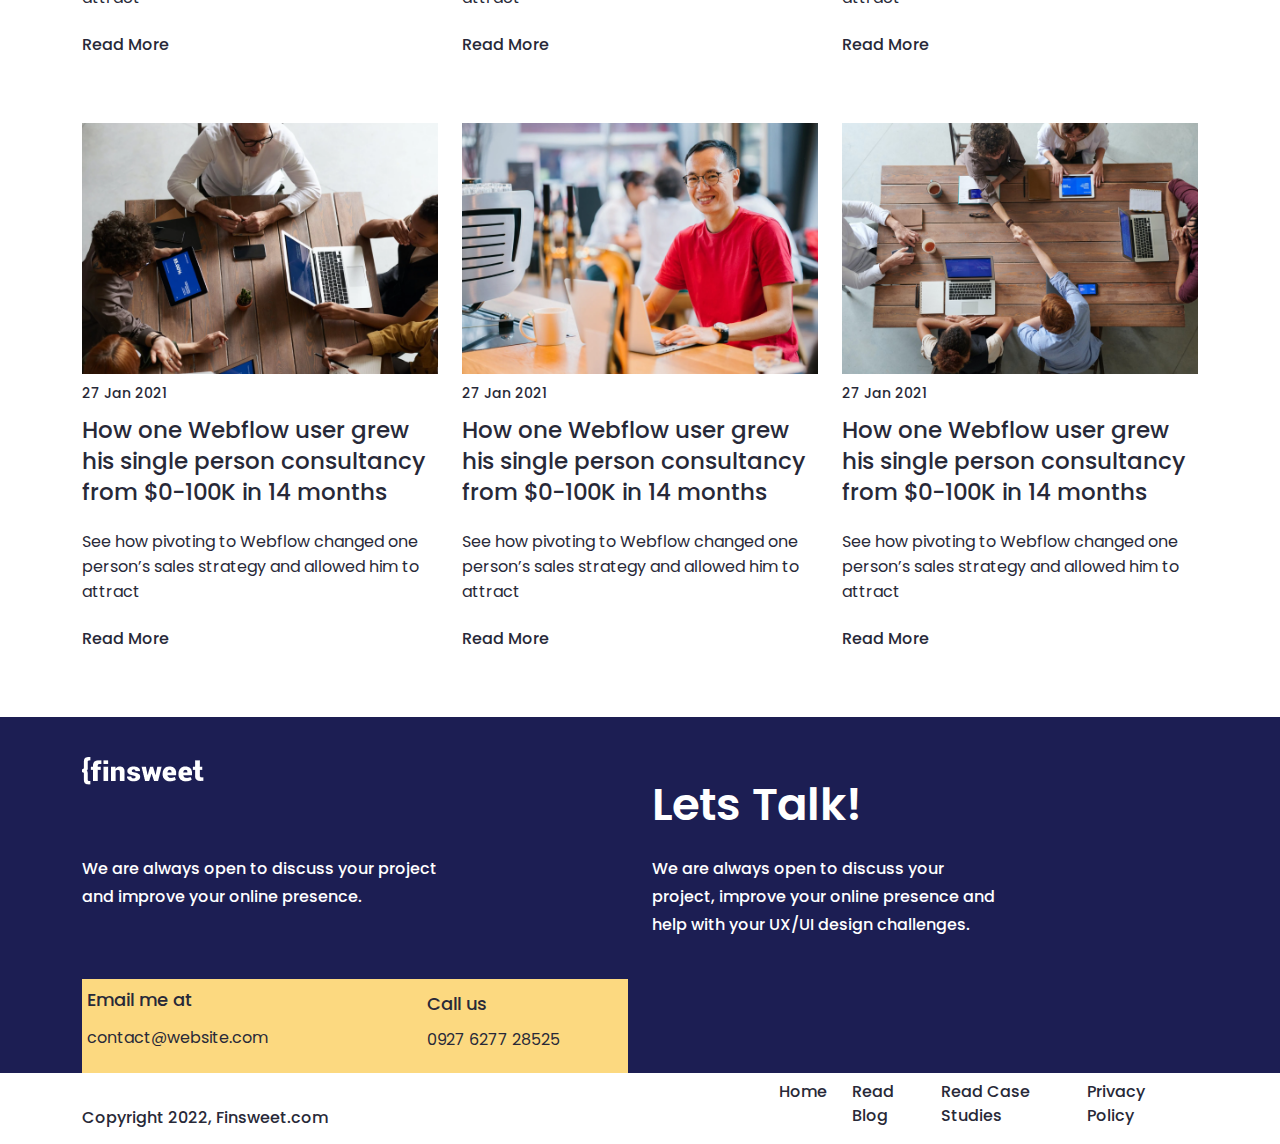
<file: blog.html>
<!DOCTYPE html>
<html lang="en">
<head>
    <meta charset="UTF-8">
    <meta name="viewport" content="width=device-width, initial-scale=1.0">
    <title>blog page</title>
    <link rel="stylesheet" href="https://cdnjs.cloudflare.com/ajax/libs/font-awesome/6.4.2/css/all.min.css" integrity="sha512-z3gLpd7yknf1YoNbCzqRKc4qyor8gaKU1qmn+CShxbuBusANI9QpRohGBreCFkKxLhei6S9CQXFEbbKuqLg0DA==" crossorigin="anonymous" referrerpolicy="no-referrer" />
    <link href="https://fonts.googleapis.com/css2?family=Manrope:wght@300;400;500;600;700;800&family=Open+Sans:wght@300;400;500;600;700;800&family=Paprika&family=Poppins:ital,wght@0,300;0,400;0,500;0,600;0,700;0,800;1,900&display=swap" rel="stylesheet">
    <link href="https://fonts.googleapis.com/css2?family=Manrope:wght@300;400;500;600;700;800&family=Open+Sans:wght@300;400;500;600;700;800&family=Paprika&family=Poppins:ital,wght@0,300;0,400;0,500;0,600;0,700;0,800;1,900&display=swap" rel="stylesheet">
    <link href="https://fonts.googleapis.com/css2?family=Open+Sans:wght@300;400;500;600;700;800&family=Paprika&family=Poppins:ital,wght@0,300;0,400;0,500;0,600;0,700;0,800;1,900&display=swap" rel="stylesheet">
    <link rel="stylesheet" href="css/bootstrap.min.css">
    <link rel="stylesheet" href="css/blog.css">
    <link rel="stylesheet" href="css/responsive.css">
</head>
<body>
<!--================================== nav part start==================================== -->
<nav class="navbar navbar-expand-lg menu-nav">
        <div class="container">
          <a class="navbar-brand" href="#"> <img src="images/logo.png" alt="logo"></a>
          <button class="navbar-toggler" type="button" data-bs-toggle="collapse" data-bs-target="#navbarSupportedContent" aria-controls="navbarSupportedContent" aria-expanded="false" aria-label="Toggle navigation">
            <i class="fa-solid fa-bars"></i>
          </button>
          <div class="collapse navbar-collapse" id="navbarSupportedContent">
            <ul class="navbar-nav ms-auto mb-2 mb-lg-0">
              <li class="nav-item">
                <a class="nav-link" href="index.html">Home</a>
              </li>
              <li class="nav-item">
                <a class="nav-link" href="about.html">About us</a>
              </li>
              <li class="nav-item">
                <a class="nav-link" href="Features.html">Features</a>
              </li>
              <li class="nav-item">
                <a class="nav-link" href="pricing.html">Pricing</a>
              </li>
              <li class="nav-item">
                <a class="nav-link" href="work.html">Work</a>
              </li>
              <li class="nav-item">
                <a class="nav-link" href="blog.html">Blog</a>
              </li>
              
            </ul>
        <div class="nav-btn">
            <a href="contact.html">Contact us</a>
        </div>

          </div>
        </div>
</nav>
<!--================================== nav part end==================================== -->

<!--==================================  Environment part start==================================== -->
<section id="Environment">
    <div class="container">
        <div class="row">
            <div class="col-lg-8 offset-lg-2">
              <div class="Environment-top">
                <h2>A UX Case Study on Creating a Studious Environment for Students</h2>
              </div>
            </div>
        </div>
        <div class="row">
            <div class="col-lg-5 offset-lg-3">
                <div class="Environment-one">
                    <h5>Andrew Jonson
                        Posted on 27th January 2021</h5>
                </div>
            </div>
        </div>
        <div class="row">
            <div class="col-lg-12">
                <div class="Environment-img">
                    <img src="images/enviironment.png" alt="enviironment">
                </div>
            </div>
        </div>
        <div class="row">
            <div class="col-lg-8 offset-lg-2">
                <div class="Environment-para">
                    <p>Apparently we had reached a great height in the atmosphere, for the sky was a dead black, and the stars had ceased to twinkle. By the same illusion which lifts the horizon of the sea to the level of the spectator on a hillside.</p>
                </div>
            </div>
        </div>
        <div class="row">
            <div class="col-lg-2 offset-lg-5">
                <div class="Environment-btn">
                    <a href="#">Read more</a>
                </div>
            </div>
        </div>
    </div>
</section>
<!--==================================  Environment part end==================================== -->


<!--==================================  Our Blog part strt==================================== -->
<section id="Our-Blog">
  <div class="container">
     <div class="row">
         <div class="col-lg-4 offset-lg-5">
             <div class="Our-Blog-top">
                 <h2>Our Blog</h2>
             </div>
         </div>
     </div>
    <div class="row">
     <div class="col-lg-4 col-6">
         <div class="OurBlog-inner">
             <img src="images/our-blog1.png"  width="100%" alt="blog1">
             <h4>27 Jan 2021</h4>
             <h2>How one Webflow user grew his single person consultancy from $0-100K in 14 months</h2>
             <p>See how pivoting to Webflow changed one person’s sales strategy and allowed him to attract</p>
             <a href="#">Read More</a>
             <i class="fa-solid fa-arrow-right"></i>
         </div>
     </div>
     <div class="col-lg-4 col-6">
         <div class="OurBlog-inner">
             <img src="images/our-blog2.png" width="100%" alt="blog2">
             <h4>27 Jan 2021</h4>
             <h2>How one Webflow user grew his single person consultancy from $0-100K in 14 months </h2>
             <p>See how pivoting to Webflow changed one person’s sales strategy and allowed him to attract</p>
             <a href="#">Read More</a>
             <i class="fa-solid fa-arrow-right"></i>
         </div>
     </div>
     <div class="col-lg-4 col-6">
         <div class="OurBlog-inner">
             <img src="images/our-blog3.png" width="100%" alt="blog3">
             <h4>27 Jan 2021</h4>
             <h2>How one Webflow user grew his single person consultancy from $0-100K in 14 months </h2>
             <p>See how pivoting to Webflow changed one person’s sales strategy and allowed him to attract</p>
             <a href="#">Read More</a>
             <i class="fa-solid fa-arrow-right"></i>
         </div>
     </div>
     <div class="col-lg-4 col-6">
         <div class="OurBlog-inner">
             <img src="images/our-blog4.png" width="100%" alt="blog4">
             <h4>27 Jan 2021</h4>
             <h2>How one Webflow user grew his single person consultancy from $0-100K in 14 months </h2>
             <p>See how pivoting to Webflow changed one person’s sales strategy and allowed him to attract</p>
             <a href="#">Read More</a>
             <i class="fa-solid fa-arrow-right"></i>
         </div>
     </div>
     <div class="col-lg-4 col-6">
         <div class="OurBlog-inner">
             <img src="images/our-blog5.png" width="100%" alt="blog5">
             <h4>27 Jan 2021</h4>
             <h2>How one Webflow user grew his single person consultancy from $0-100K in 14 months </h2>
             <p>See how pivoting to Webflow changed one person’s sales strategy and allowed him to attract</p>
             <a href="#">Read More</a>
             <i class="fa-solid fa-arrow-right"></i>
         </div>
     </div>
     <div class="col-lg-4 col-6">
         <div class="OurBlog-inner">
             <img src="images/our-blog6.png" width="100%" alt="blog6">
             <h4>27 Jan 2021</h4>
             <h2>How one Webflow user grew his single person consultancy from $0-100K in 14 months </h2>
             <p>See how pivoting to Webflow changed one person’s sales strategy and allowed him to attract</p>
             <a href="#">Read More</a>
             <i class="fa-solid fa-arrow-right"></i>
         </div>
     </div>
    </div>
  </div>
 </section>
<!--==================================  Our Blog part end==================================== -->

<!--================================== footer part start==================================== -->
<footer id="foter">
  <div class="container">
     <div class="row">
       <div class="col-lg-2">
         <div class="foter-img">
           <img src="images/logo.png" alt="footerlogo">
         </div>
       </div>
       <div class="col-lg-3 offset-lg-4">
         <div class="foter-top-right">
           <h2>Lets Talk!</h2>
         </div>
       </div>
     </div>
    <div class="row">
     <div class="col-lg-4">
      <div class="foter-pera">
     <p>We are always open to discuss your project and improve your online presence.</p>
      </div>
     </div>
     <div class="col-lg-4 offset-lg-2">
       <div class="foter-pera">
       <p>We are always open to discuss your project, improve your online presence and help with your UX/UI design challenges.</p>
       </div>
     </div>
    </div>
   <div class="row">
     <div class="col-lg-2 offset-lg-6">
       <div class="foter-icon">
         <i class="fa-brands fa-facebook"></i>
         <i class="fa-brands fa-twitter"></i>
         <i class="fa-brands fa-instagram"></i>
         <i class="fa-brands fa-linkedin"></i>
       </div>
     </div>
   </div>
   <div class="row">
     <div class="col-lg-6">
      <div class="email-call">
       <h2>Email me at</h2>
       <p>contact@website.com</p>
       <h3>Call us</h3>
       <h4>0927 6277 28525</h4>
      </div>
     </div>
  </div>
 </footer>
   <section id="last">
     <div class="container">
   <div class="row">
    <div class="col-lg-3 col-3 col-sm-2">
      <div class="last-left">
        <p>Copyright 2022, Finsweet.com</p>
      </div>
    </div>
    <div class="col-lg-5 offset-lg-4 col-9 col-sm-9">
     <div class="last-right">
         <ul>
           <li><a href="index.html">Home</a></li>
           <li><a href="readblog.html">Read Blog</a></li>
           <li><a href="ReadCaseStudies.html">Read Case Studies</a></li>
           <li><a href="PrivacyPolicy.html">Privacy Policy</a></li>
         </ul>
     </div>
   </div>
    </div>
   </div>
  </section>

<!--================================== footer part end==================================== -->


   <script src="js/bootstrap.bundle.min.js"></script>
</body>
</html>
</file>
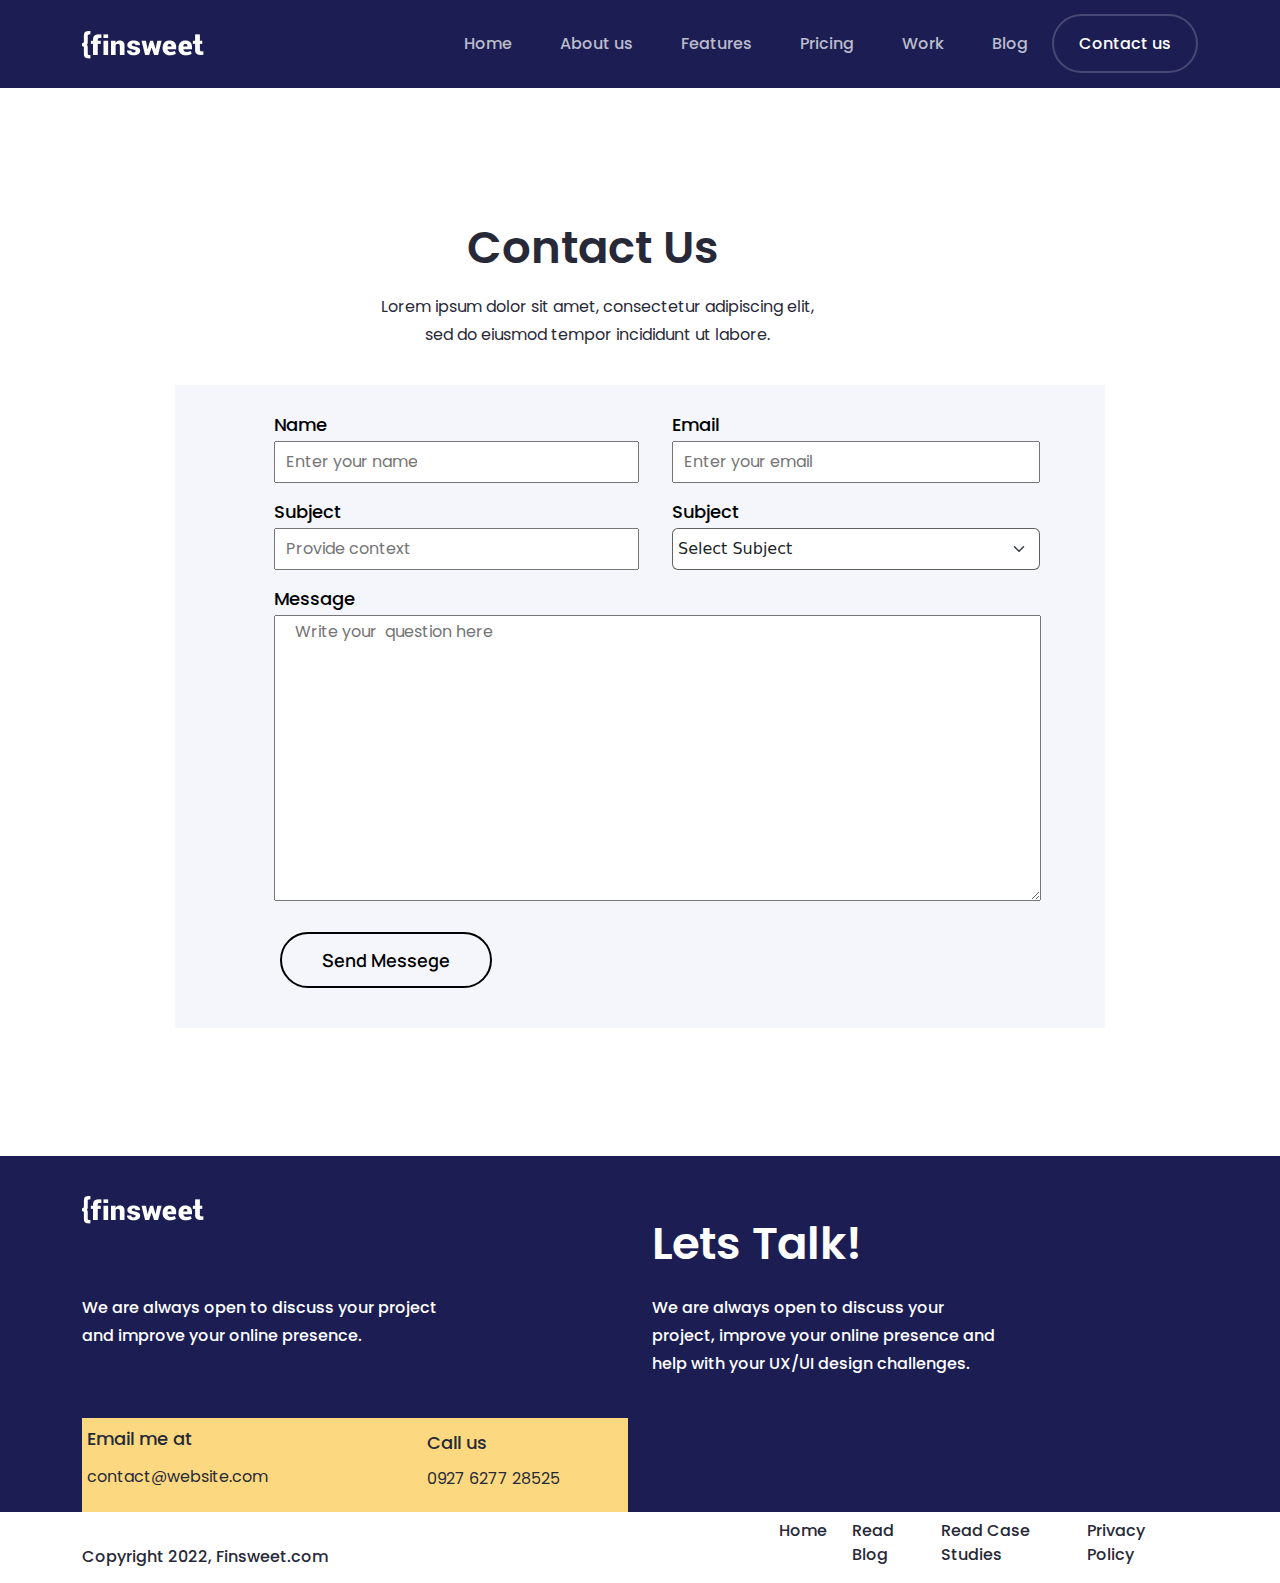
<file: contact.html>
<!DOCTYPE html>
<html lang="en">
<head>
    <meta charset="UTF-8">
    <meta name="viewport" content="width=device-width, initial-scale=1.0">
    <title>contact us</title>
    <link rel="stylesheet" href="https://cdnjs.cloudflare.com/ajax/libs/font-awesome/6.4.2/css/all.min.css" integrity="sha512-z3gLpd7yknf1YoNbCzqRKc4qyor8gaKU1qmn+CShxbuBusANI9QpRohGBreCFkKxLhei6S9CQXFEbbKuqLg0DA==" crossorigin="anonymous" referrerpolicy="no-referrer" />
    <link href="https://fonts.googleapis.com/css2?family=Manrope:wght@300;400;500;600;700;800&family=Open+Sans:wght@300;400;500;600;700;800&family=Paprika&family=Poppins:ital,wght@0,300;0,400;0,500;0,600;0,700;0,800;1,900&display=swap" rel="stylesheet">
    <link href="https://fonts.googleapis.com/css2?family=Manrope:wght@300;400;500;600;700;800&family=Open+Sans:wght@300;400;500;600;700;800&family=Paprika&family=Poppins:ital,wght@0,300;0,400;0,500;0,600;0,700;0,800;1,900&display=swap" rel="stylesheet">
    <link href="https://fonts.googleapis.com/css2?family=Open+Sans:wght@300;400;500;600;700;800&family=Paprika&family=Poppins:ital,wght@0,300;0,400;0,500;0,600;0,700;0,800;1,900&display=swap" rel="stylesheet">
    <link rel="stylesheet" href="css/bootstrap.min.css">
    <link rel="stylesheet" href="css/contact.css">
    <link rel="stylesheet" href="css/responsive.css">
</head>
<body>
<!--================================== nav part start==================================== -->
<nav class="navbar navbar-expand-lg menu-nav">
        <div class="container">
          <a class="navbar-brand" href="#"> <img src="images/logo.png" alt="logo"></a>
          <button class="navbar-toggler" type="button" data-bs-toggle="collapse" data-bs-target="#navbarSupportedContent" aria-controls="navbarSupportedContent" aria-expanded="false" aria-label="Toggle navigation">
            <i class="fa-solid fa-bars"></i>
          </button>
          <div class="collapse navbar-collapse" id="navbarSupportedContent">
            <ul class="navbar-nav ms-auto mb-2 mb-lg-0">
              <li class="nav-item">
                <a class="nav-link" href="index.html">Home</a>
              </li>
              <li class="nav-item">
                <a class="nav-link" href="about.html">About us</a>
              </li>
              <li class="nav-item">
                <a class="nav-link" href="Features.html">Features</a>
              </li>
              <li class="nav-item">
                <a class="nav-link" href="pricing.html">Pricing</a>
              </li>
              <li class="nav-item">
                <a class="nav-link" href="work.html">Work</a>
              </li>
              <li class="nav-item">
                <a class="nav-link" href="blog.html">Blog</a>
              </li>
              
            </ul>
        <div class="nav-btn">
            <a href="contact.html">Contact us</a>
        </div>

          </div>
        </div>
</nav>
<!--================================== nav part end==================================== -->


<!--================================== Contact part end==================================== -->
<section id="Contact">
  <div class="container">
    <div class="row">
        <div class="col-lg-3 offset-lg-4">
           <div class="Contact-top">
            <h2>Contact Us</h2>
           </div>
        </div>
    </div>
    <div class="row">
        <div class="col-lg-6 offset-lg-3">
           <div class="Contact-pera">
            <p>Lorem ipsum dolor sit amet, consectetur adipiscing elit, sed do eiusmod tempor incididunt ut labore.</p>
           </div>
        </div>
    </div>

    <div class="col-lg-10 offset-lg-1">
      <form action="">
        <div class="main">
                <div class="row">  
               <div class="col-lg-5 offset-lg-1">
                <div class="name">
                  <label for="">Name</label> <br>
                  <input type="text" placeholder="Enter your name">
                </div>
               </div>
               <div class="col-lg-5">
                <div class="email">
                  <label for="">Email</label> <br>
                  <input type="text" placeholder="Enter your email">
                </div>
               </div>
          </div>
                <div class="row">  
               <div class="col-lg-5 offset-lg-1">
                <div class="sub">
                  <label for="">Subject</label> <br>
                  <input type="text" placeholder="Provide context">
                </div>
               </div>
               <div class="col-lg-6">
                <div class="subject">
                  <label for="">Subject</label> <br>
                  <select class="form-select" aria-label="Default select example">
                    <option selected>Select Subject</option>
                    <option value="1">Bangla</option>
                    <option value="1">English</option>
                    <option value="1">Physics</option>
                    <option value="2">Chemistry</option>
                    <option value="3">Math</option>
                    <option value="3">Biology</option>
                    <option value="3">History</option>
                  </select>
                </div>
               </div>
          </div>
         <div class="row">
          <div class="col-lg-10 offset-lg-1">
            <div class="texta">
              <label for="">Message</label> <br>
            <textarea name="" id="" cols="108" rows="10" placeholder="Write your  question here"></textarea>
            </div>
          </div>
         </div>
         <div class="contactbtn">
          <a href="#">Send Messege</a>
         </div>
          </form>
      
      </div>
    </div>
  </div>
</section>













    
    

<!--================================== Contact part end==================================== -->

<!--================================== footer part start==================================== -->
<footer id="foter">
  <div class="container">
     <div class="row">
       <div class="col-lg-2">
         <div class="foter-img">
           <img src="images/logo.png" alt="footerlogo">
         </div>
       </div>
       <div class="col-lg-3 offset-lg-4">
         <div class="foter-top-right">
           <h2>Lets Talk!</h2>
         </div>
       </div>
     </div>
    <div class="row">
     <div class="col-lg-4">
      <div class="foter-pera">
     <p>We are always open to discuss your project and improve your online presence.</p>
      </div>
     </div>
     <div class="col-lg-4 offset-lg-2">
       <div class="foter-pera">
       <p>We are always open to discuss your project, improve your online presence and help with your UX/UI design challenges.</p>
       </div>
     </div>
    </div>
   <div class="row">
     <div class="col-lg-2 offset-lg-6">
       <div class="foter-icon">
         <i class="fa-brands fa-facebook"></i>
         <i class="fa-brands fa-twitter"></i>
         <i class="fa-brands fa-instagram"></i>
         <i class="fa-brands fa-linkedin"></i>
       </div>
     </div>
   </div>
   <div class="row">
     <div class="col-lg-6">
      <div class="email-call">
       <h2>Email me at</h2>
       <p>contact@website.com</p>
       <h3>Call us</h3>
       <h4>0927 6277 28525</h4>
      </div>
     </div>
  </div>
 </footer>
   <section id="last">
     <div class="container">
   <div class="row">
    <div class="col-lg-3 col-3 col-sm-2">
      <div class="last-left">
        <p>Copyright 2022, Finsweet.com</p>
      </div>
    </div>
    <div class="col-lg-5 offset-lg-4 col-9 col-sm-9">
     <div class="last-right">
         <ul>
           <li><a href="index.html">Home</a></li>
           <li><a href="readblog.html">Read Blog</a></li>
           <li><a href="ReadCaseStudies.html">Read Case Studies</a></li>
           <li><a href="PrivacyPolicy.html">Privacy Policy</a></li>
         </ul>
     </div>
   </div>
    </div>
   </div>
  </section>

<!--================================== footer part end==================================== -->


    <script src="js/bootstrap.bundle.min.js"></script>
</body>
</html>
</file>
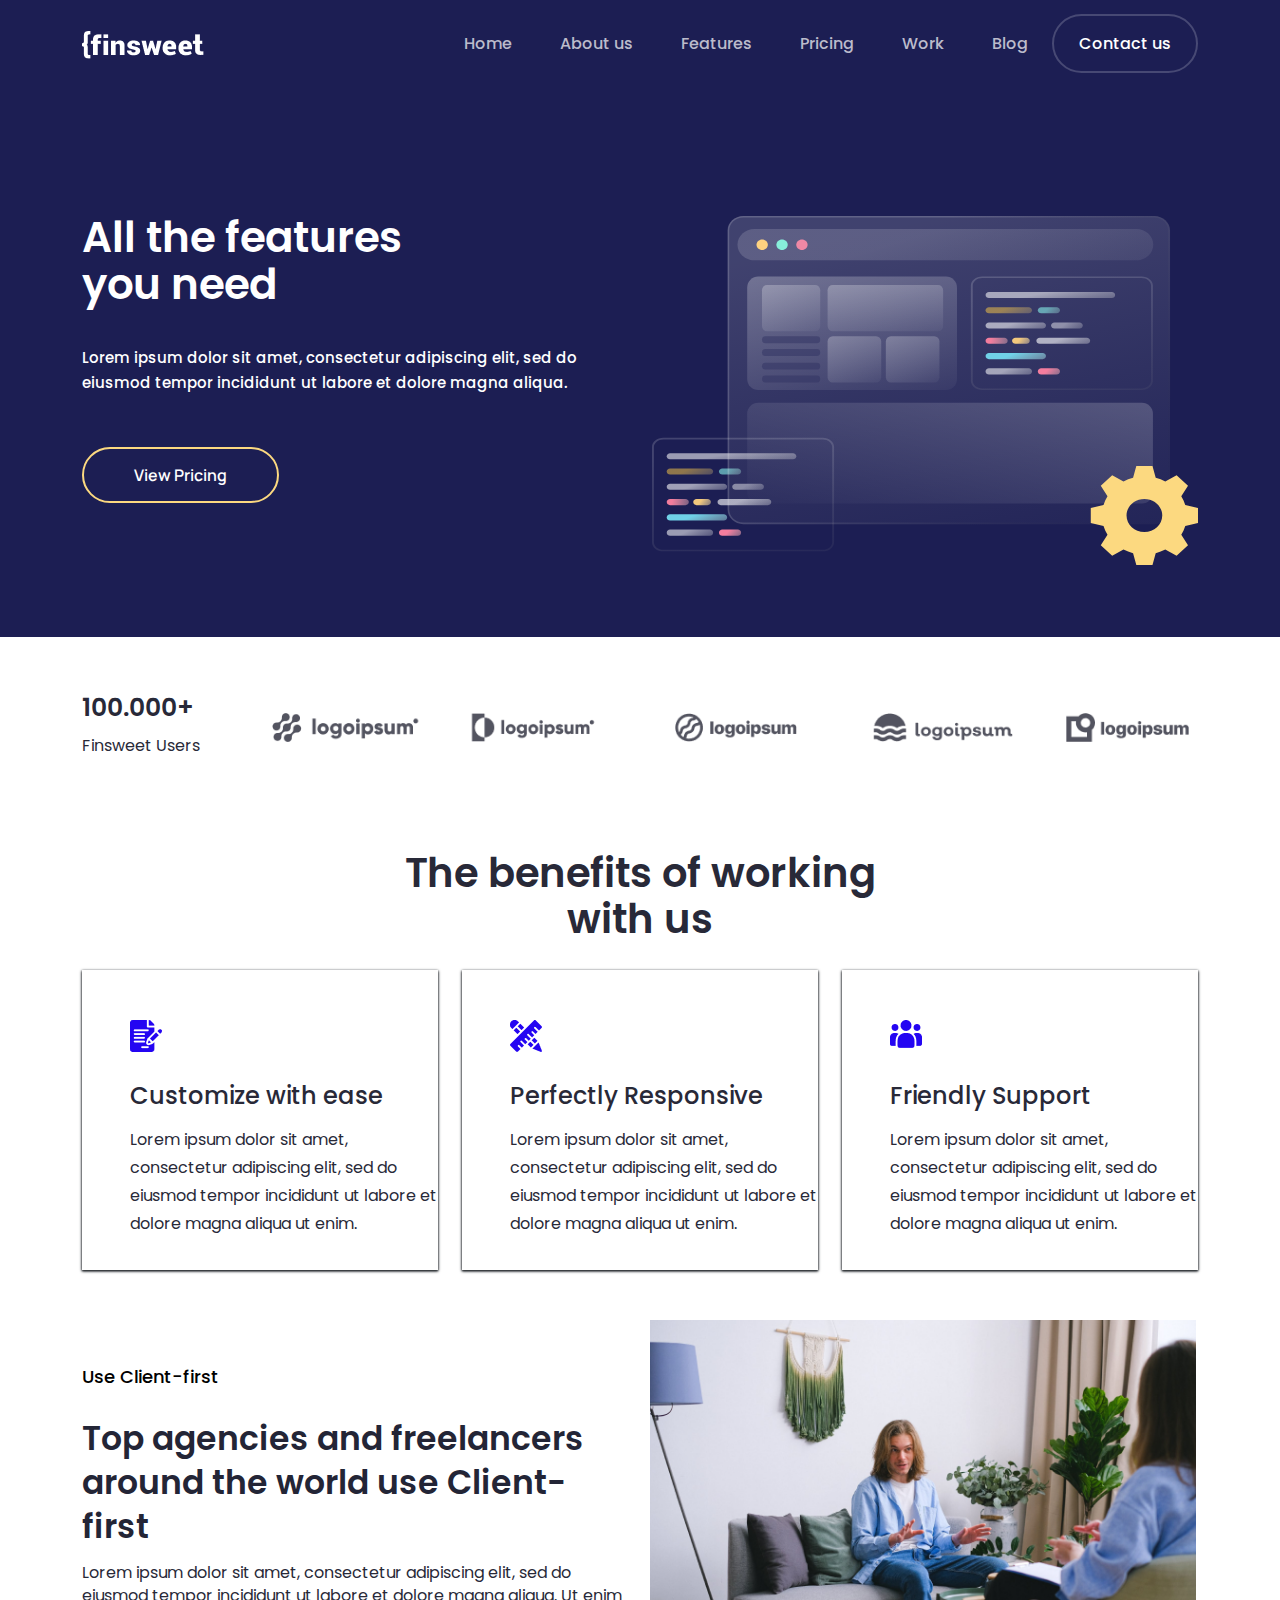
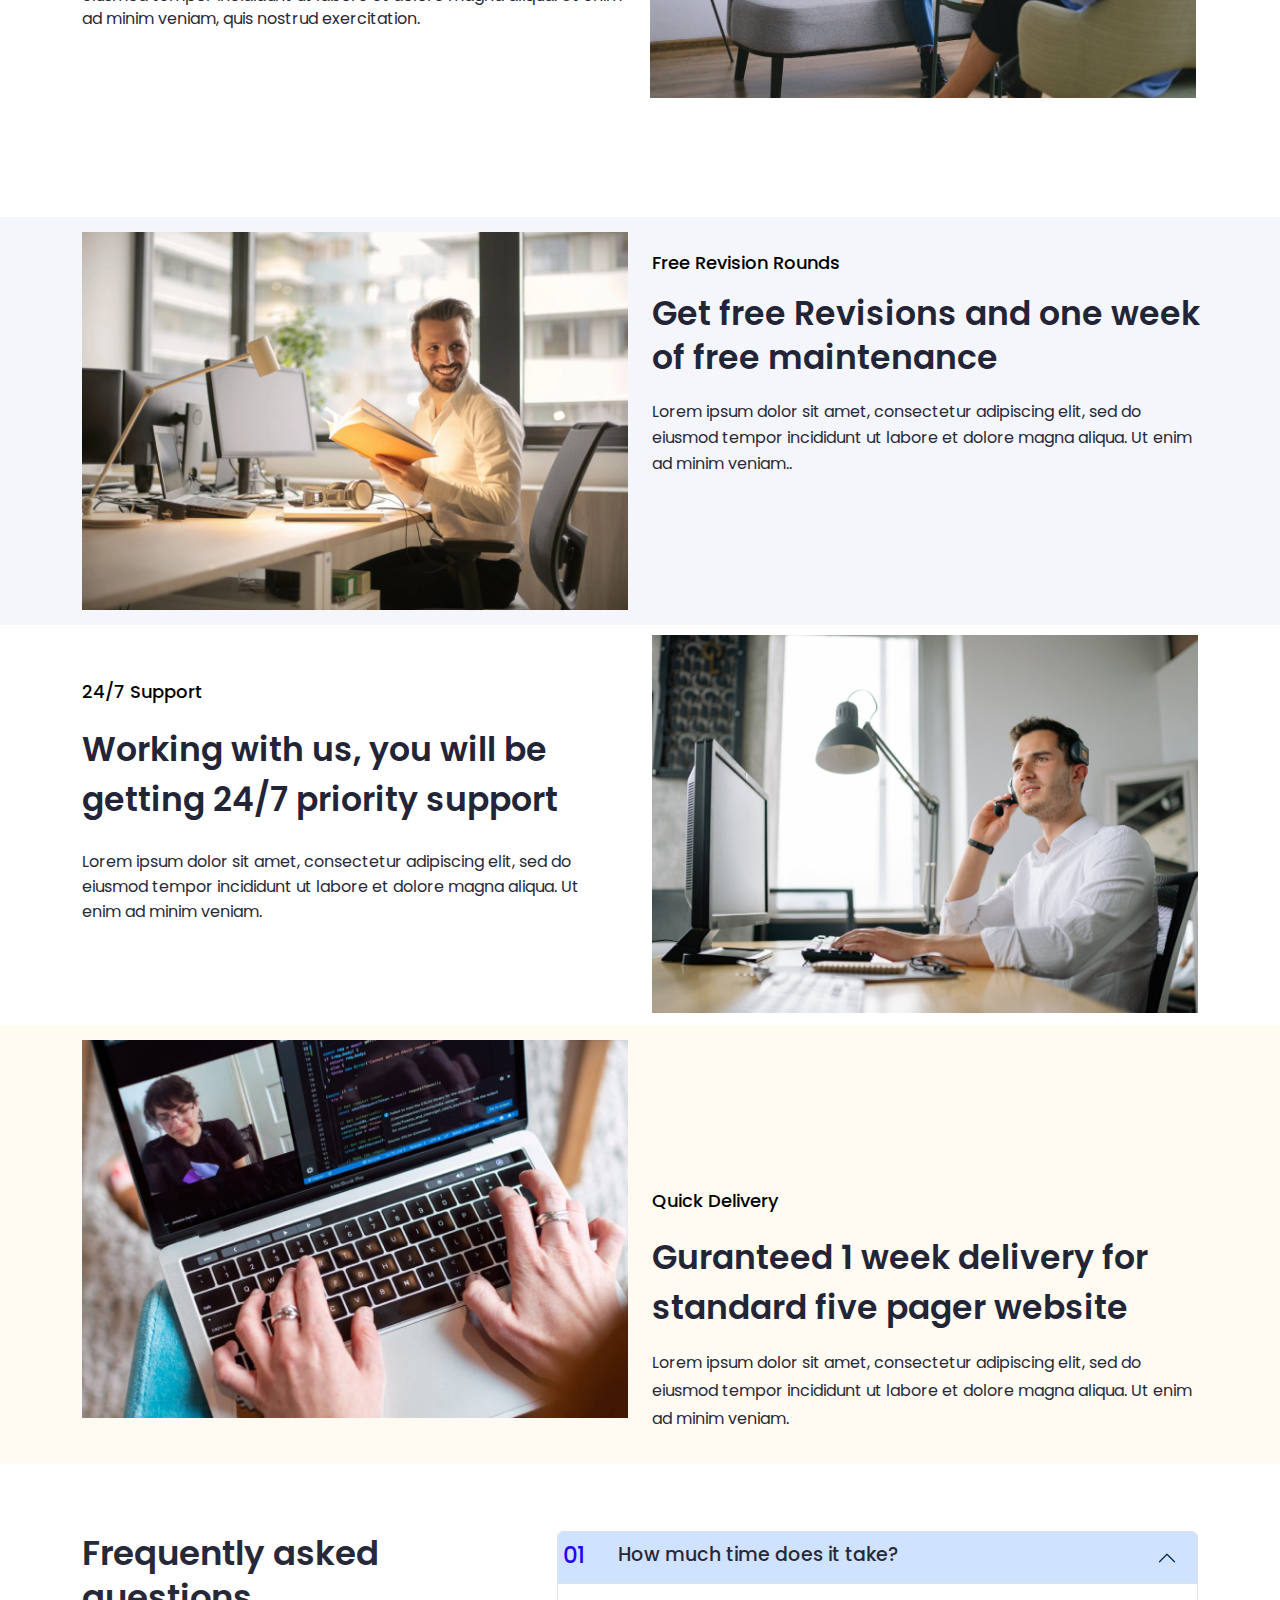
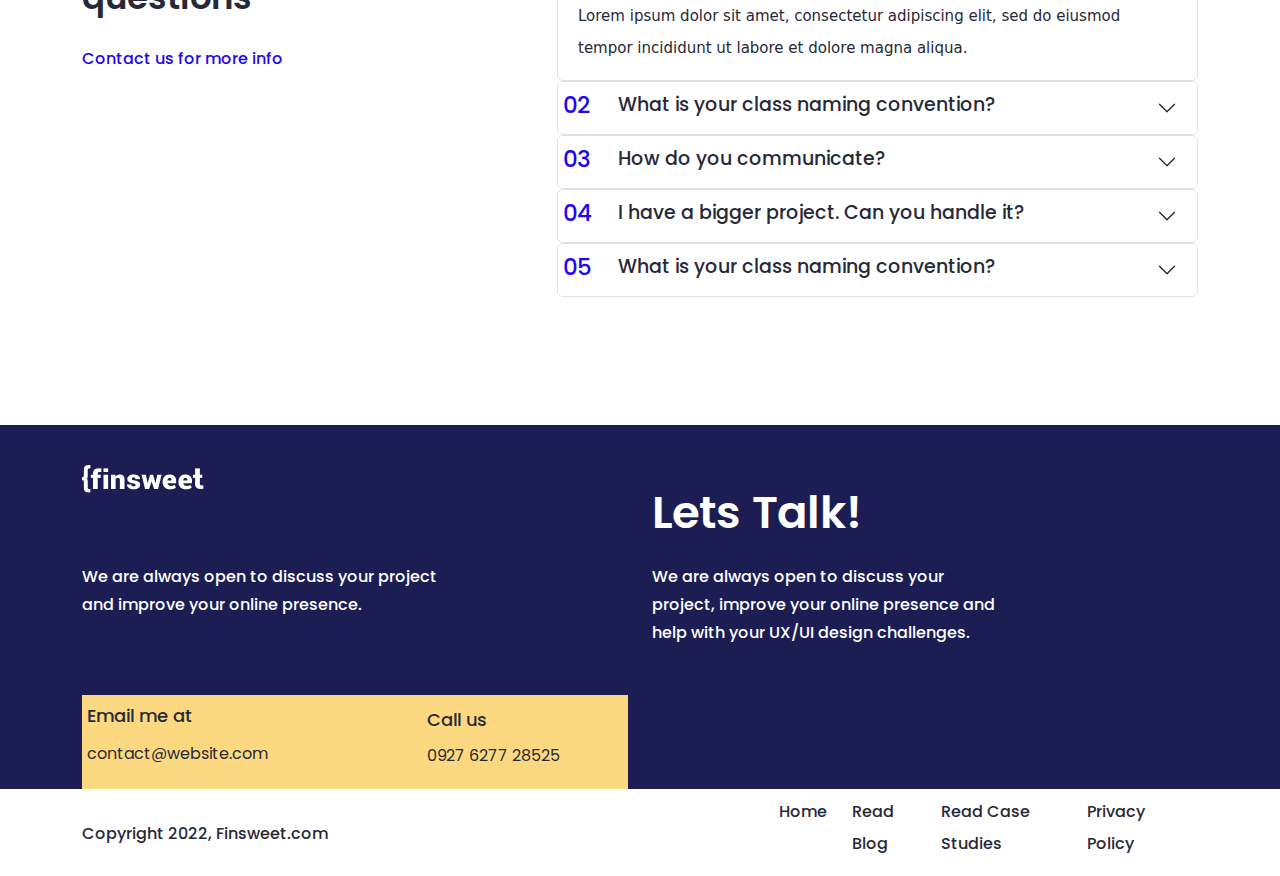
<file: Features.html>
<!DOCTYPE html>
<html lang="en">
<head>
    <meta charset="UTF-8">
    <meta name="viewport" content="width=device-width, initial-scale=1.0">
    <title>Features</title>
    <link rel="stylesheet" href="https://cdnjs.cloudflare.com/ajax/libs/font-awesome/6.4.2/css/all.min.css" integrity="sha512-z3gLpd7yknf1YoNbCzqRKc4qyor8gaKU1qmn+CShxbuBusANI9QpRohGBreCFkKxLhei6S9CQXFEbbKuqLg0DA==" crossorigin="anonymous" referrerpolicy="no-referrer" />
    <link href="https://fonts.googleapis.com/css2?family=Manrope:wght@300;400;500;600;700;800&family=Open+Sans:wght@300;400;500;600;700;800&family=Paprika&family=Poppins:ital,wght@0,300;0,400;0,500;0,600;0,700;0,800;1,900&display=swap" rel="stylesheet">
    <link href="https://fonts.googleapis.com/css2?family=Open+Sans:wght@300;400;500;600;700;800&family=Paprika&family=Poppins:ital,wght@0,300;0,400;0,500;0,600;0,700;0,800;1,900&display=swap" rel="stylesheet">
    <link rel="stylesheet" href="css/bootstrap.min.css">
    <link rel="stylesheet" href="css/fatures.css">
    <link rel="stylesheet" href="css/responsive.css">
</head>
<body>
<!--================================== nav part start==================================== -->
<nav class="navbar navbar-expand-lg menu-nav">
        <div class="container">
          <a class="navbar-brand" href="#"> <img src="images/logo.png" alt="logo"></a>
          <button class="navbar-toggler" type="button" data-bs-toggle="collapse" data-bs-target="#navbarSupportedContent" aria-controls="navbarSupportedContent" aria-expanded="false" aria-label="Toggle navigation">
            <i class="fa-solid fa-bars"></i>
          </button>
          <div class="collapse navbar-collapse" id="navbarSupportedContent">
            <ul class="navbar-nav ms-auto mb-2 mb-lg-0">
              <li class="nav-item">
                <a class="nav-link" href="index.html">Home</a>
              </li>
              <li class="nav-item">
                <a class="nav-link" href="about.html">About us</a>
              </li>
              <li class="nav-item">
                <a class="nav-link" href="Features.html">Features</a>
              </li>
              <li class="nav-item">
                <a class="nav-link" href="pricing.html">Pricing</a>
              </li>
              <li class="nav-item">
                <a class="nav-link" href="work.html">Work</a>
              </li>
              <li class="nav-item">
                <a class="nav-link" href="blog.html">Blog</a>
              </li>
              
            </ul>
        <div class="nav-btn">
            <a href="contact.html">Contact us</a>
        </div>

          </div>
        </div>
</nav>
<!--================================== nav part end==================================== -->


<!--================================== banner part start==================================== -->
<section id="banner1">
    <div class="container">
        <div class="row">
           <div class="col-lg-5">
            <div class="banner-left1">
                <h2>All the features you need</h2>
                <p>Lorem ipsum dolor sit amet, consectetur adipiscing elit, sed do eiusmod tempor incididunt ut labore et dolore magna aliqua.</p>
                <div class="banner-btn1">
                    <a href="pricing.html">View Pricing</a>
                </div>
            </div>
           </div>
           <div class="col-lg-6 offset-lg-1">
            <div class="banner-right1">
                 <img src="images/Feature Hero Illustration.svg" alt="Feature">
            </div>
           </div>
        </div>
    </div>
</section>
<!--================================== banner part end==================================== -->


<!--================================== banner-bottom part start==================================== -->
<section id="banner-bottom">
  <div class="container">
    <div class="row">
      <div class="col-lg-2 col-4">
          <div class="working-bottom">
              <h2>100.000+</h2>
              <p>Finsweet Users</p>
          </div>
      </div>
      <div class="col-lg-10 col-8">
          <div class="working-bottom-img">
            <img src="images/working-botom.png" alt="working">
          </div>
      </div>
   </div>
  </div>
</section>
<!--================================== banner-bottom part end==================================== -->


<!--================================== The benefits of working with us part start==================================== -->
<section id="benefits-working">
  <div class="container">
    <div class="row">
        <div class="col-lg-6 offset-lg-3">
            <div class="working1">
                <h2>The benefits of working with us</h2>
            </div>
        </div>
    </div>
    <div class="row">
    <div class="col-lg-4">
        <div class="working-inner1">
            <div class="working-inner-img1">
                <img src="images/Icon1.png" alt="Icon1"> 
            </div>
                <h2>Customize with ease</h2>
                <p>Lorem ipsum dolor sit amet, consectetur adipiscing elit, sed do eiusmod tempor incididunt ut labore et dolore magna aliqua ut enim.</p>
        </div>
    </div>
    <div class="col-lg-4">
        <div class="working-inner1">
            <div class="working-inner-img1">
                <img src="images/Icon2.png" alt="Icon2"> 
            </div>
                <h2>Perfectly Responsive</h2>
                <p>Lorem ipsum dolor sit amet, consectetur adipiscing elit, sed do eiusmod tempor incididunt ut labore et dolore magna aliqua ut enim.</p>
        </div>
    </div>
    <div class="col-lg-4">
        <div class="working-inner1">
            <div class="working-inner-img1">
                <img src="images/Icon3.png" alt="Icon3"> 
            </div>
                <h2>Friendly Support</h2>
                <p>Lorem ipsum dolor sit amet, consectetur adipiscing elit, sed do eiusmod tempor incididunt ut labore et dolore magna aliqua ut enim.</p>
        </div>
    </div>

    </div>

  </div>
</section>
<!--================================== The benefits of working with us part end==================================== -->


<!--================================== Use Client-first part start==================================== -->
<section id="Client-first">
  <div class="container">
    <div class="row">
      <div class="col-lg-6">
        <div class="Client-left">
           <h3>Use Client-first</h3>
           <h2>Top agencies and freelancers around the world use 
            Client-first </h2>
            <p>Lorem ipsum dolor sit amet, consectetur adipiscing elit, sed do eiusmod tempor incididunt ut labore et dolore magna aliqua. Ut enim ad minim veniam, quis nostrud exercitation.</p>
        </div>
      </div>
      <div class="col-lg-6">
        <div class="Client-right">
          <img src="images/Client1.png" alt="Client1">
        </div>
      </div>
    </div>
  </div>
</section>
<!--================================== Use Client-first part end==================================== -->

<!--================================== Free Revision Rounds part start==================================== -->
<section id="Revision">
  <div class="container">
    <div class="row">
      <div class="col-lg-6">
        <div class="Revision-left">
          <img src="images/Revision.png" alt="Revision">
        </div>
      </div>
      <div class="col-lg-6">
        <div class="Revision-right">
           <h3>Free Revision Rounds</h3>
           <h2>Get free Revisions and one week of free maintenance </h2>
            <p>Lorem ipsum dolor sit amet, consectetur adipiscing elit, sed do eiusmod tempor incididunt ut labore et dolore magna aliqua. Ut enim ad minim veniam..</p>
        </div>
      </div>
    </div>
  </div>
</section>
<!--================================== Free Revision Rounds part end==================================== -->

<!--================================== 24/7 Support part start==================================== -->
<section id="Support">
  <div class="container">
    <div class="row">
      <div class="col-lg-6">
        <div class="Support-left">
           <h3>24/7 Support</h3>
           <h2>Working with us, you will be getting 24/7 priority support </h2>
            <p>Lorem ipsum dolor sit amet, consectetur adipiscing elit, sed do eiusmod tempor incididunt ut labore et dolore magna aliqua. Ut enim ad minim veniam.</p>
        </div>
      </div>
      <div class="col-lg-6">
        <div class="Support-right">
          <img src="images/a-man-working-in-a-call-center-8867431.png" alt="working">
        </div>
      </div>
    </div>
  </div>
</section>
<!--================================== 24/7 Support part end==================================== -->

<!--================================== Quick Delivery part start==================================== -->
<section id="Delivery">
  <div class="container">
    <div class="row">
      <div class="col-lg-6">
        <div class="Delivery-left">
          <img src="images/person-using-macbook-pro-3861964.png" alt="using">
        </div>
      </div>
      <div class="col-lg-6">
        <div class="Delivery-right">
           <h3>Quick Delivery</h3>
           <h2>Guranteed 1 week delivery for standard five pager website </h2>
            <p>Lorem ipsum dolor sit amet, consectetur adipiscing elit, sed do eiusmod tempor incididunt ut labore et dolore magna aliqua. Ut enim ad minim veniam.</p>
        </div>
      </div>
    </div>
  </div>
</section>
<!--================================== Quick Delivery part end==================================== -->


<!--================================== Frequently part start==================================== -->
<section id="Frequently">
  <div class="container">
      <div class="row">
       <div class="col-lg-4">
            <div class="Frequently-left">
               <h2>Frequently asked questions</h2>
               <a href="#">Contact us for more info</a>
            </div>
       </div>
       <div class="col-lg-7 offset-lg-1">
        <div class="accordion" id="accordionExample">
          <div class="accordion-item">
            <h2 class="accordion-header">
              <button class="accordion-button" type="button" data-bs-toggle="collapse" data-bs-target="#collapseOne" aria-expanded="true" aria-controls="collapseOne">
                <h4>01</h4>
               <h3>How much time does it take?</h3>
              </button>
            </h2>
            <div id="collapseOne" class="accordion-collapse collapse show" data-bs-parent="#accordionExample">
              <div class="accordion-body">
                <strong>Lorem ipsum dolor sit amet, consectetur adipiscing elit, sed do eiusmod tempor incididunt ut labore et dolore magna aliqua.
              </div>
            </div>
          </div>
          <div class="accordion-item">
            <h2 class="accordion-header">
              <button class="accordion-button collapsed" type="button" data-bs-toggle="collapse" data-bs-target="#collapseTwo" aria-expanded="false" aria-controls="collapseTwo">
                <h4>02</h4>
                <h3>What is your class naming convention?</h3>
              </button>
            </h2>
            <div id="collapseTwo" class="accordion-collapse collapse" data-bs-parent="#accordionExample">
              <div class="accordion-body">
                <strong>Lorem ipsum dolor sit amet, consectetur adipiscing elit, sed do eiusmod tempor incididunt ut labore et dolore magna aliqua.
              </div>
            </div>
          </div>
          <div class="accordion-item">
            <h2 class="accordion-header">
              <button class="accordion-button collapsed" type="button" data-bs-toggle="collapse" data-bs-target="#collapseThree" aria-expanded="false" aria-controls="collapseThree">
                <h4>03</h4>
                <h3>How do you communicate?</h3>
              </button>
            </h2>
            <div id="collapseThree" class="accordion-collapse collapse" data-bs-parent="#accordionExample">
              <div class="accordion-body">
                <strong>Lorem ipsum dolor sit amet, consectetur adipiscing elit, sed do eiusmod tempor incididunt ut labore et dolore magna aliqua.
              </div>
            </div>
          </div>
          <div class="accordion-item">
            <h2 class="accordion-header">
              <button class="accordion-button collapsed" type="button" data-bs-toggle="collapse" data-bs-target="#collapsefour" aria-expanded="false" aria-controls="collapsefour">
                <h4>04</h4>
                <h3>I have a bigger project. Can you handle it?</h3>
              </button>
            </h2>
            <div id="collapsefour" class="accordion-collapse collapse" data-bs-parent="#accordionExample">
              <div class="accordion-body">
                <strong>Lorem ipsum dolor sit amet, consectetur adipiscing elit, sed do eiusmod tempor incididunt ut labore et dolore magna aliqua.
              </div>
            </div>
          </div>
          <div class="accordion-item">
            <h2 class="accordion-header">
              <button class="accordion-button collapsed" type="button" data-bs-toggle="collapse" data-bs-target="#collapsefive" aria-expanded="false" aria-controls="collapsefive">
                <h4>05</h4>
                <h3>What is your class naming convention?</h3>
              </button>
            </h2>
            <div id="collapsefive" class="accordion-collapse collapse" data-bs-parent="#accordionExample">
              <div class="accordion-body">
                <strong>Lorem ipsum dolor sit amet, consectetur adipiscing elit, sed do eiusmod tempor incididunt ut labore et dolore magna aliqua.
              </div>
            </div>
          </div>
        </div>

      </div>

      </div>
  </div>
</section>
<!--================================== Frequently part end==================================== -->


<!--================================== footer part start==================================== -->
<footer id="foter">
  <div class="container">
     <div class="row">
       <div class="col-lg-2">
         <div class="foter-img">
           <img src="images/logo.png" alt="footerlogo">
         </div>
       </div>
       <div class="col-lg-3 offset-lg-4">
         <div class="foter-top-right">
           <h2>Lets Talk!</h2>
         </div>
       </div>
     </div>
    <div class="row">
     <div class="col-lg-4">
      <div class="foter-pera">
     <p>We are always open to discuss your project and improve your online presence.</p>
      </div>
     </div>
     <div class="col-lg-4 offset-lg-2">
       <div class="foter-pera">
       <p>We are always open to discuss your project, improve your online presence and help with your UX/UI design challenges.</p>
       </div>
     </div>
    </div>
   <div class="row">
     <div class="col-lg-2 offset-lg-6">
       <div class="foter-icon">
         <i class="fa-brands fa-facebook"></i>
         <i class="fa-brands fa-twitter"></i>
         <i class="fa-brands fa-instagram"></i>
         <i class="fa-brands fa-linkedin"></i>
       </div>
     </div>
   </div>
   <div class="row">
     <div class="col-lg-6">
      <div class="email-call">
       <h2>Email me at</h2>
       <p>contact@website.com</p>
       <h3>Call us</h3>
       <h4>0927 6277 28525</h4>
      </div>
     </div>
  </div>
 </footer>
   <section id="last">
     <div class="container">
   <div class="row">
    <div class="col-lg-3 col-3 col-sm-2">
      <div class="last-left">
        <p>Copyright 2022, Finsweet.com</p>
      </div>
    </div>
    <div class="col-lg-5 offset-lg-4 col-9 col-sm-9">
     <div class="last-right">
         <ul>
           <li><a href="index.html">Home</a></li>
           <li><a href="readblog.html">Read Blog</a></li>
           <li><a href="ReadCaseStudies.html">Read Case Studies</a></li>
           <li><a href="PrivacyPolicy.html">Privacy Policy</a></li>
         </ul>
     </div>
   </div>
    </div>
   </div>
  </section>

<!--================================== footer part end==================================== -->


   <script src="js/bootstrap.bundle.min.js"></script>
</body>
</html>
</file>
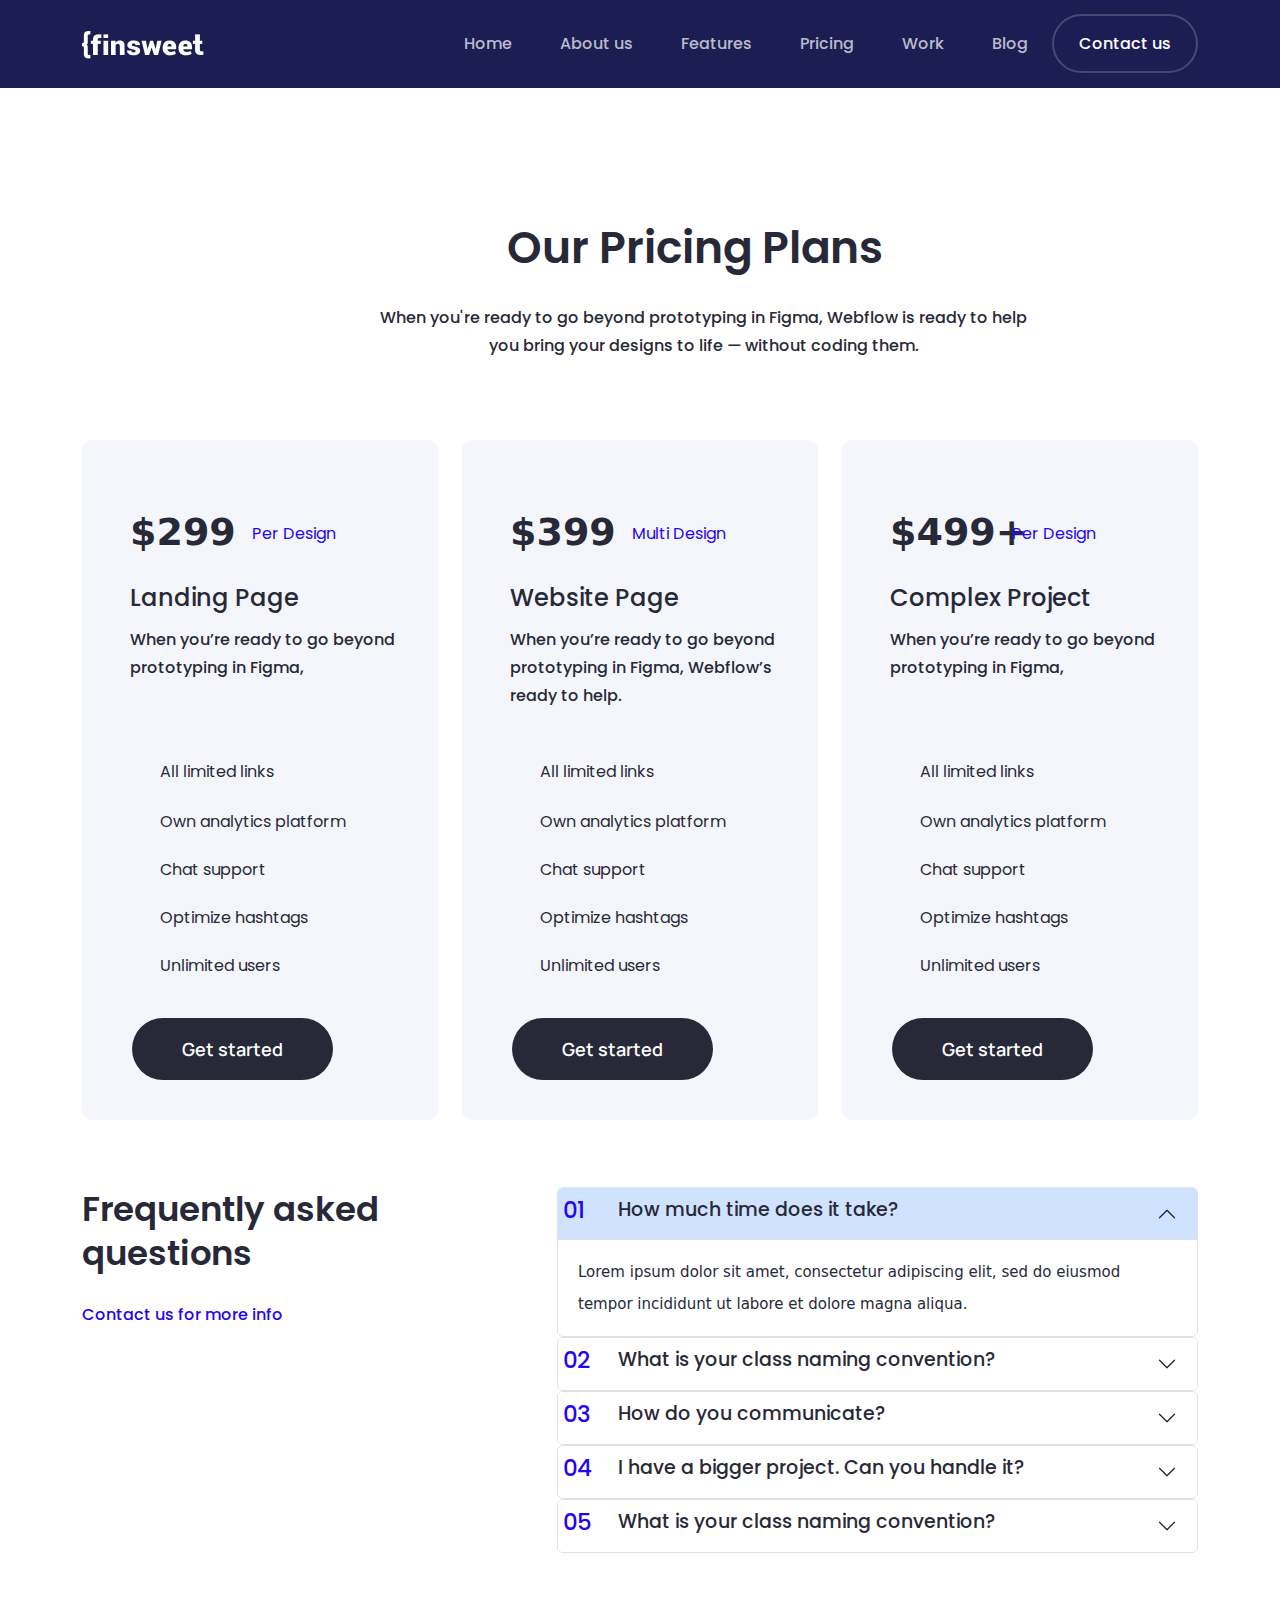
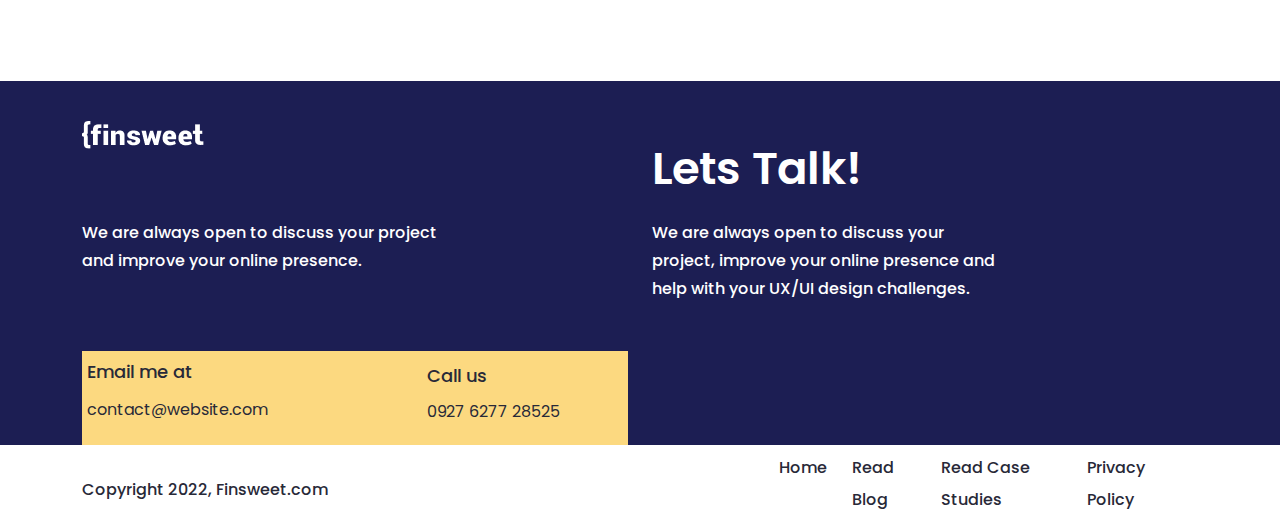
<file: pricing.html>
<!DOCTYPE html>
<html lang="en">
<head>
    <meta charset="UTF-8">
    <meta name="viewport" content="width=device-width, initial-scale=1.0">
    <title>pricing</title>
    <link rel="stylesheet" href="https://cdnjs.cloudflare.com/ajax/libs/font-awesome/6.4.2/css/all.min.css" integrity="sha512-z3gLpd7yknf1YoNbCzqRKc4qyor8gaKU1qmn+CShxbuBusANI9QpRohGBreCFkKxLhei6S9CQXFEbbKuqLg0DA==" crossorigin="anonymous" referrerpolicy="no-referrer" />
    <link href="https://fonts.googleapis.com/css2?family=Manrope:wght@300;400;500;600;700;800&family=Open+Sans:wght@300;400;500;600;700;800&family=Paprika&family=Poppins:ital,wght@0,300;0,400;0,500;0,600;0,700;0,800;1,900&display=swap" rel="stylesheet">
    <link href="https://fonts.googleapis.com/css2?family=Open+Sans:wght@300;400;500;600;700;800&family=Paprika&family=Poppins:ital,wght@0,300;0,400;0,500;0,600;0,700;0,800;1,900&display=swap" rel="stylesheet">
    <link rel="stylesheet" href="css/bootstrap.min.css">
    <link rel="stylesheet" href="css/pricing.css">
    <link rel="stylesheet" href="css/responsive.css">
</head>
<body>
<!--================================== nav part start==================================== -->
<nav class="navbar navbar-expand-lg menu-nav">
  <div class="container">
    <a class="navbar-brand" href="#"> <img src="images/logo.png" alt="logo"></a>
    <button class="navbar-toggler" type="button" data-bs-toggle="collapse" data-bs-target="#navbarSupportedContent" aria-controls="navbarSupportedContent" aria-expanded="false" aria-label="Toggle navigation">
      <i class="fa-solid fa-bars"></i>
    </button>
    <div class="collapse navbar-collapse" id="navbarSupportedContent">
      <ul class="navbar-nav ms-auto mb-2 mb-lg-0">
        <li class="nav-item">
          <a class="nav-link" href="index.html">Home</a>
        </li>
        <li class="nav-item">
          <a class="nav-link" href="about.html">About us</a>
        </li>
        <li class="nav-item">
          <a class="nav-link" href="Features.html">Features</a>
        </li>
        <li class="nav-item">
          <a class="nav-link" href="pricing.html">Pricing</a>
        </li>
        <li class="nav-item">
          <a class="nav-link" href="work.html">Work</a>
        </li>
        <li class="nav-item">
          <a class="nav-link" href="blog.html">Blog</a>
        </li>  
      </ul>
  <div class="nav-btn">
      <a href="contact.html">Contact us</a>
     </div>
    </div>
  </div>
</nav>
<!--================================== nav part end==================================== -->


<!--================================== Our Pricing Plans part start==================================== -->
<section id="Pricing">
  <div class="container">
    <div class="row">
        <div class="col-lg-4 offset-lg-4">
            <div class="Pricing-top">
                <h2>Our Pricing Plans</h2> 
            </div>
        </div> 
    </div>
    <div class="row">
        <div class="col-lg-6 offset-lg-3">
            <div class="Pricing-top">
                    <div class="Pricing-top">
                        <p>When you're ready to go beyond prototyping in Figma, Webflow is ready to help you bring your designs to life — without coding them.</p>
                    </div>
            </div>
        </div>
    </div>
    <div class="row">
        <div class="col-lg-4">
            <div class="Pricing-inner">
                 <div class="pricing-inner-top">
                  <h2>$299</h2>
                <h3>Per Design</h3>
                <h4>Landing Page </h4>
                <p>When you’re ready to go beyond prototyping in Figma, </p>
                 </div>
                 <div class="play-icon-one">
                  <i class="fa-solid fa-play"></i>
                    <h2>All limited links</h2>
                 </div>
                 <div class="play-icon-two">
                  <i class="fa-solid fa-play"></i>
                  <h2>Own analytics platform</h2>
                 </div>
                 <div class="play-icon-three">
                  <i class="fa-solid fa-play"></i>
                   <h2>Chat support</h2>
                 </div>
                 <div class="play-icon-four">
                  <i class="fa-solid fa-play"></i>
                  <h2>Optimize hashtags</h2>
                 </div>
                 <div class="play-icon-five">
               <i class="fa-solid fa-play"></i>
                <h2>Unlimited users</h2>
                 </div>
                <div class="Pricing-inner-btn">
                    <a href="#">Get started</a>
                </div>
            </div>
        </div>
        <div class="col-lg-4">
          <div class="Pricing-inner">
               <div class="pricing-inner-top">
                <h2>$399</h2>
              <h3>Multi Design</h3>
              <h4>Website Page</h4>
              <p>When you’re ready to go beyond prototyping in Figma, Webflow’s ready to help.</p>
               </div>
               <div class="play-icon-one">
                <i class="fa-solid fa-play"></i>
                  <h2>All limited links</h2>
               </div>
               <div class="play-icon-two">
                <i class="fa-solid fa-play"></i>
                <h2>Own analytics platform</h2>
               </div>
               <div class="play-icon-three">
                <i class="fa-solid fa-play"></i>
                 <h2>Chat support</h2>
               </div>
               <div class="play-icon-four">
                <i class="fa-solid fa-play"></i>
                <h2>Optimize hashtags</h2>
               </div>
               <div class="play-icon-five">
             <i class="fa-solid fa-play"></i>
              <h2>Unlimited users</h2>
               </div>
              <div class="Pricing-inner-btn">
                  <a href="#">Get started</a>
              </div>
          </div>
      </div>
      <div class="col-lg-4">
        <div class="Pricing-inner">
             <div class="pricing-inner-top">
              <h2>$499+</h2>
            <h3>Per Design</h3>
            <h4>Complex Project</h4>
            <p>When you’re ready to go beyond prototyping in Figma, </p>
             </div>
             <div class="play-icon-one">
              <i class="fa-solid fa-play"></i>
                <h2>All limited links</h2>
             </div>
             <div class="play-icon-two">
              <i class="fa-solid fa-play"></i>
              <h2>Own analytics platform</h2>
             </div>
             <div class="play-icon-three">
              <i class="fa-solid fa-play"></i>
               <h2>Chat support</h2>
             </div>
             <div class="play-icon-four">
              <i class="fa-solid fa-play"></i>
              <h2>Optimize hashtags</h2>
             </div>
             <div class="play-icon-five">
           <i class="fa-solid fa-play"></i>
            <h2>Unlimited users</h2>
             </div>
            <div class="Pricing-inner-btn">
                <a href="#">Get started</a>
            </div>
        </div>
    </div>
    </div>
  </div>
</section>



<!--================================== Our Pricing Plans part end==================================== -->

<!--================================== Frequently part start==================================== -->
<section id="Frequently">
  <div class="container">
      <div class="row">
       <div class="col-lg-4">
            <div class="Frequently-left">
               <h2>Frequently asked questions</h2>
               <a href="#">Contact us for more info</a>
            </div>
       </div>
       <div class="col-lg-7 offset-lg-1">
        <div class="accordion" id="accordionExample">
          <div class="accordion-item">
            <h2 class="accordion-header">
              <button class="accordion-button" type="button" data-bs-toggle="collapse" data-bs-target="#collapseOne" aria-expanded="true" aria-controls="collapseOne">
                <h4>01</h4>
               <h3>How much time does it take?</h3>
              </button>
            </h2>
            <div id="collapseOne" class="accordion-collapse collapse show" data-bs-parent="#accordionExample">
              <div class="accordion-body">
                <strong>Lorem ipsum dolor sit amet, consectetur adipiscing elit, sed do eiusmod tempor incididunt ut labore et dolore magna aliqua.
              </div>
            </div>
          </div>
          <div class="accordion-item">
            <h2 class="accordion-header">
              <button class="accordion-button collapsed" type="button" data-bs-toggle="collapse" data-bs-target="#collapseTwo" aria-expanded="false" aria-controls="collapseTwo">
                <h4>02</h4>
                <h3>What is your class naming convention?</h3>
              </button>
            </h2>
            <div id="collapseTwo" class="accordion-collapse collapse" data-bs-parent="#accordionExample">
              <div class="accordion-body">
                <strong>Lorem ipsum dolor sit amet, consectetur adipiscing elit, sed do eiusmod tempor incididunt ut labore et dolore magna aliqua.
              </div>
            </div>
          </div>
          <div class="accordion-item">
            <h2 class="accordion-header">
              <button class="accordion-button collapsed" type="button" data-bs-toggle="collapse" data-bs-target="#collapseThree" aria-expanded="false" aria-controls="collapseThree">
                <h4>03</h4>
                <h3>How do you communicate?</h3>
              </button>
            </h2>
            <div id="collapseThree" class="accordion-collapse collapse" data-bs-parent="#accordionExample">
              <div class="accordion-body">
                <strong>Lorem ipsum dolor sit amet, consectetur adipiscing elit, sed do eiusmod tempor incididunt ut labore et dolore magna aliqua.
              </div>
            </div>
          </div>
          <div class="accordion-item">
            <h2 class="accordion-header">
              <button class="accordion-button collapsed" type="button" data-bs-toggle="collapse" data-bs-target="#collapsefour" aria-expanded="false" aria-controls="collapsefour">
                <h4>04</h4>
                <h3>I have a bigger project. Can you handle it?</h3>
              </button>
            </h2>
            <div id="collapsefour" class="accordion-collapse collapse" data-bs-parent="#accordionExample">
              <div class="accordion-body">
                <strong>Lorem ipsum dolor sit amet, consectetur adipiscing elit, sed do eiusmod tempor incididunt ut labore et dolore magna aliqua.
              </div>
            </div>
          </div>
          <div class="accordion-item">
            <h2 class="accordion-header">
              <button class="accordion-button collapsed" type="button" data-bs-toggle="collapse" data-bs-target="#collapsefive" aria-expanded="false" aria-controls="collapsefive">
                <h4>05</h4>
                <h3>What is your class naming convention?</h3>
              </button>
            </h2>
            <div id="collapsefive" class="accordion-collapse collapse" data-bs-parent="#accordionExample">
              <div class="accordion-body">
                <strong>Lorem ipsum dolor sit amet, consectetur adipiscing elit, sed do eiusmod tempor incididunt ut labore et dolore magna aliqua.
              </div>
            </div>
          </div>
        </div>

      </div>
  </div>
</section>
<!--================================== Frequently part end==================================== -->



<!--================================== footer part start==================================== -->
<footer id="foter">
  <div class="container">
     <div class="row">
       <div class="col-lg-2">
         <div class="foter-img">
           <img src="images/logo.png" alt="footerlogo">
         </div>
       </div>
       <div class="col-lg-3 offset-lg-4">
         <div class="foter-top-right">
           <h2>Lets Talk!</h2>
         </div>
       </div>
     </div>
    <div class="row">
     <div class="col-lg-4">
      <div class="foter-pera">
     <p>We are always open to discuss your project and improve your online presence.</p>
      </div>
     </div>
     <div class="col-lg-4 offset-lg-2">
       <div class="foter-pera">
       <p>We are always open to discuss your project, improve your online presence and help with your UX/UI design challenges.</p>
       </div>
     </div>
    </div>
   <div class="row">
     <div class="col-lg-2 offset-lg-6">
       <div class="foter-icon">
         <i class="fa-brands fa-facebook"></i>
         <i class="fa-brands fa-twitter"></i>
         <i class="fa-brands fa-instagram"></i>
         <i class="fa-brands fa-linkedin"></i>
       </div>
     </div>
   </div>
   <div class="row">
     <div class="col-lg-6">
      <div class="email-call">
       <h2>Email me at</h2>
       <p>contact@website.com</p>
       <h3>Call us</h3>
       <h4>0927 6277 28525</h4>
      </div>
     </div>
  </div>
 </footer>
   <section id="last">
     <div class="container">
   <div class="row">
    <div class="col-lg-3 col-3 col-sm-2">
      <div class="last-left">
        <p>Copyright 2022, Finsweet.com</p>
      </div>
    </div>
    <div class="col-lg-5 offset-lg-4 col-9 col-sm-9">
     <div class="last-right">
         <ul>
           <li><a href="index.html">Home</a></li>
           <li><a href="readblog.html">Read Blog</a></li>
           <li><a href="ReadCaseStudies.html">Read Case Studies</a></li>
           <li><a href="PrivacyPolicy.html">Privacy Policy</a></li>
         </ul>
     </div>
   </div>
    </div>
   </div>
  </section>
 
 <!--================================== footer part end==================================== -->
 


    
    <script src="js/bootstrap.bundle.min.js"></script>
</body>
</html>
</file>
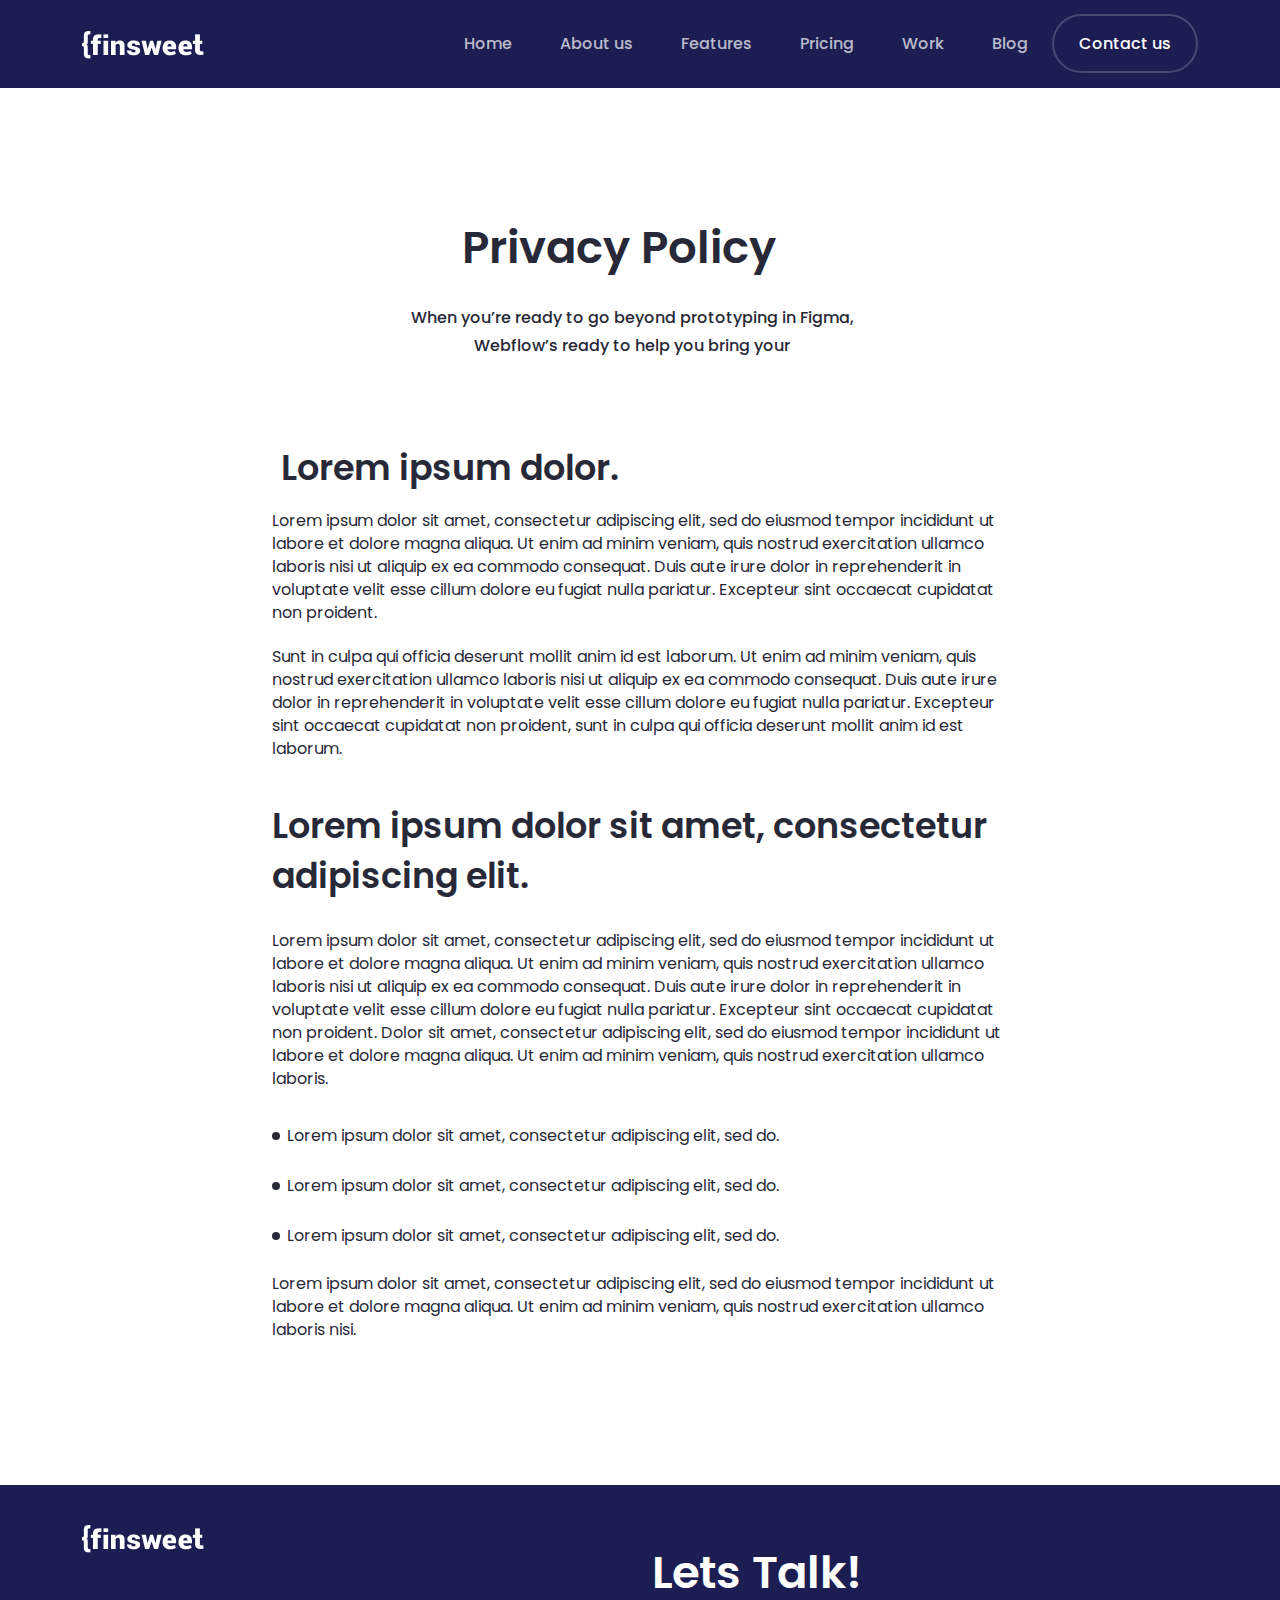
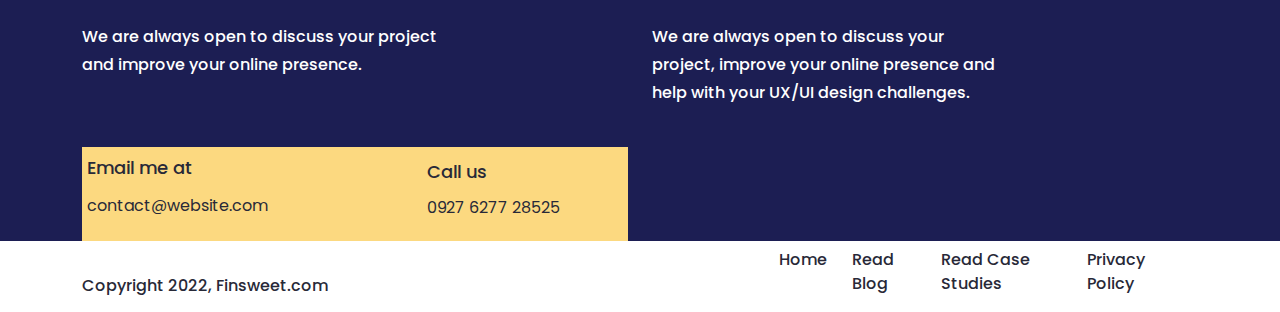
<file: PrivacyPolicy.html>
<!DOCTYPE html>
<html lang="en">
<head>
    <meta charset="UTF-8">
    <meta name="viewport" content="width=device-width, initial-scale=1.0">
    <title>Privacy Policy</title>
    <link rel="stylesheet" href="https://cdnjs.cloudflare.com/ajax/libs/font-awesome/6.4.2/css/all.min.css" integrity="sha512-z3gLpd7yknf1YoNbCzqRKc4qyor8gaKU1qmn+CShxbuBusANI9QpRohGBreCFkKxLhei6S9CQXFEbbKuqLg0DA==" crossorigin="anonymous" referrerpolicy="no-referrer" />
    <link href="https://fonts.googleapis.com/css2?family=Manrope:wght@300;400;500;600;700;800&family=Open+Sans:wght@300;400;500;600;700;800&family=Paprika&family=Poppins:ital,wght@0,300;0,400;0,500;0,600;0,700;0,800;1,900&display=swap" rel="stylesheet">
    <link href="https://fonts.googleapis.com/css2?family=Manrope:wght@300;400;500;600;700;800&family=Open+Sans:wght@300;400;500;600;700;800&family=Paprika&family=Poppins:ital,wght@0,300;0,400;0,500;0,600;0,700;0,800;1,900&display=swap" rel="stylesheet">
    <link href="https://fonts.googleapis.com/css2?family=Open+Sans:wght@300;400;500;600;700;800&family=Paprika&family=Poppins:ital,wght@0,300;0,400;0,500;0,600;0,700;0,800;1,900&display=swap" rel="stylesheet">
    <link rel="stylesheet" href="css/bootstrap.min.css">
    <link rel="stylesheet" href="css/PrivacyPolicy.css">
    <link rel="stylesheet" href="css/responsive.css">
</head>
<body>
<!--================================== nav part start==================================== -->
<nav class="navbar navbar-expand-lg menu-nav">
        <div class="container">
          <a class="navbar-brand" href="#"> <img src="images/logo.png" alt="logo"></a>
          <button class="navbar-toggler" type="button" data-bs-toggle="collapse" data-bs-target="#navbarSupportedContent" aria-controls="navbarSupportedContent" aria-expanded="false" aria-label="Toggle navigation">
            <i class="fa-solid fa-bars"></i>
          </button>
          <div class="collapse navbar-collapse" id="navbarSupportedContent">
            <ul class="navbar-nav ms-auto mb-2 mb-lg-0">
              <li class="nav-item">
                <a class="nav-link" href="index.html">Home</a>
              </li>
              <li class="nav-item">
                <a class="nav-link" href="about.html">About us</a>
              </li>
              <li class="nav-item">
                <a class="nav-link" href="Features.html">Features</a>
              </li>
              <li class="nav-item">
                <a class="nav-link" href="pricing.html">Pricing</a>
              </li>
              <li class="nav-item">
                <a class="nav-link" href="work.html">Work</a>
              </li>
              <li class="nav-item">
                <a class="nav-link" href="blog.html">Blog</a>
              </li>
              
            </ul>
        <div class="nav-btn">
            <a href="contact.html">Contact us</a>
        </div>

          </div>
        </div>
</nav>
<!--================================== nav part end==================================== -->


<!--================================== Privacy Policy part start==================================== -->
<section id="Privacy-Policy">
 <div class="container">
    <div class="row">
        <div class="col lg-4 offset-lg-4">
            <div class="Privacy-Policy-top">
                <h2>Privacy Policy</h2>
            </div>
        </div>
    </div>
    <div class="row">
        <div class="col-lg-6 offset-lg-3">
            <div class="Privacy-Policy-pera">
                <p>When you’re ready to go beyond prototyping in Figma, Webflow’s ready to help you bring your </p>
            </div>
            
        </div>
    </div>
  <div class="row">
    <div class="col-lg-4 offset-lg-2">
        <div class="ipsum-title">
            <h2>Lorem ipsum dolor.</h2>
        </div>
    </div>
  </div>
  <div class="row">
    <div class="col-lg-8 offset-lg-2">
        <div class="ipsum-pera">
           <h3>Lorem ipsum dolor sit amet, consectetur adipiscing elit, sed do eiusmod tempor incididunt ut labore et dolore magna aliqua. Ut enim ad minim veniam, quis nostrud exercitation ullamco laboris nisi ut aliquip ex ea commodo consequat. Duis aute irure dolor in reprehenderit in voluptate velit esse cillum dolore eu fugiat nulla pariatur. Excepteur sint occaecat cupidatat non proident.</h3>
           <p>Sunt in culpa qui officia deserunt mollit anim id est laborum. Ut enim ad minim veniam, quis nostrud exercitation ullamco laboris nisi ut aliquip ex ea commodo consequat. Duis aute irure dolor in reprehenderit in voluptate velit esse cillum dolore eu fugiat nulla pariatur. Excepteur sint occaecat cupidatat non proident, sunt in culpa qui officia deserunt mollit anim id est laborum.</p>
        </div>
    </div>
  </div>
  <div class="row">
    <div class="col-lg-8 offset-lg-2">
      <div class="dolor-title">
        <h2>Lorem ipsum dolor sit amet, consectetur adipiscing elit.</h2>
      </div>
    </div>
  </div>
  <div class="row">
    <div class="col-lg-8 offset-lg-2">
     <div class="dolor-pera">
        <h6>Lorem ipsum dolor sit amet, consectetur adipiscing elit, sed do eiusmod tempor incididunt ut labore et dolore magna aliqua. Ut enim ad minim veniam, quis nostrud exercitation ullamco laboris nisi ut aliquip ex ea commodo consequat. Duis aute irure dolor in reprehenderit in voluptate velit esse cillum dolore eu fugiat nulla pariatur. Excepteur sint occaecat cupidatat non proident. Dolor sit amet, consectetur adipiscing elit, sed do eiusmod tempor incididunt ut labore et dolore magna aliqua. Ut enim ad minim veniam, quis nostrud exercitation ullamco laboris.</h6>
     </div>
    </div>
  </div>
  <div class="row">
    <div class="col-lg-5 offset-lg-2">
        <div class="dolor-point-one">
          <div class="dolor-dot-one"></div>
          <h5>Lorem ipsum dolor sit amet, consectetur adipiscing elit, sed do.</h5>
        </div>
    </div>
    <div class="col-lg-5 offset-lg-2">
        <div class="dolor-point-two">
          <div class="dolor-dot-two"></div>
          <h5>Lorem ipsum dolor sit amet, consectetur adipiscing elit, sed do.</h5>
        </div>
    </div>
    <div class="col-lg-5 offset-lg-2">
        <div class="dolor-point-three">
          <div class="dolor-dot-three"></div>
          <h5>Lorem ipsum dolor sit amet, consectetur adipiscing elit, sed do.</h5>
        </div>
    </div>
  </div>
 <div class="row">
    <div class="col-lg-8 offset-lg-2">
     <div class="dolor-bottom">
        <p>Lorem ipsum dolor sit amet, consectetur adipiscing elit, sed do eiusmod tempor incididunt ut labore et dolore magna aliqua. Ut enim ad minim veniam, quis nostrud exercitation ullamco laboris nisi.</p>
     </div>
    </div>
 </div>



 </div>
</section>
<!--================================== Privacy Policy part end==================================== -->


























<!--================================== footer part start==================================== -->
<footer id="foter">
  <div class="container">
     <div class="row">
       <div class="col-lg-2">
         <div class="foter-img">
           <img src="images/logo.png" alt="footerlogo">
         </div>
       </div>
       <div class="col-lg-3 offset-lg-4">
         <div class="foter-top-right">
           <h2>Lets Talk!</h2>
         </div>
       </div>
     </div>
    <div class="row">
     <div class="col-lg-4">
      <div class="foter-pera">
     <p>We are always open to discuss your project and improve your online presence.</p>
      </div>
     </div>
     <div class="col-lg-4 offset-lg-2">
       <div class="foter-pera">
       <p>We are always open to discuss your project, improve your online presence and help with your UX/UI design challenges.</p>
       </div>
     </div>
    </div>
   <div class="row">
     <div class="col-lg-2 offset-lg-6">
       <div class="foter-icon">
         <i class="fa-brands fa-facebook"></i>
         <i class="fa-brands fa-twitter"></i>
         <i class="fa-brands fa-instagram"></i>
         <i class="fa-brands fa-linkedin"></i>
       </div>
     </div>
   </div>
   <div class="row">
     <div class="col-lg-6">
      <div class="email-call">
       <h2>Email me at</h2>
       <p>contact@website.com</p>
       <h3>Call us</h3>
       <h4>0927 6277 28525</h4>
      </div>
     </div>
  </div>
 </footer>
   <section id="last">
     <div class="container">
   <div class="row">
    <div class="col-lg-3 col-3 col-sm-2">
      <div class="last-left">
        <p>Copyright 2022, Finsweet.com</p>
      </div>
    </div>
    <div class="col-lg-5 offset-lg-4 col-9 col-sm-9">
     <div class="last-right">
         <ul>
           <li><a href="index.html">Home</a></li>
           <li><a href="readblog.html">Read Blog</a></li>
           <li><a href="ReadCaseStudies.html">Read Case Studies</a></li>
           <li><a href="PrivacyPolicy.html">Privacy Policy</a></li>
         </ul>
     </div>
   </div>
    </div>
   </div>
  </section>

<!--================================== footer part end==================================== -->


   <script src="js/bootstrap.bundle.min.js"></script>
</body>
</html>
</file>
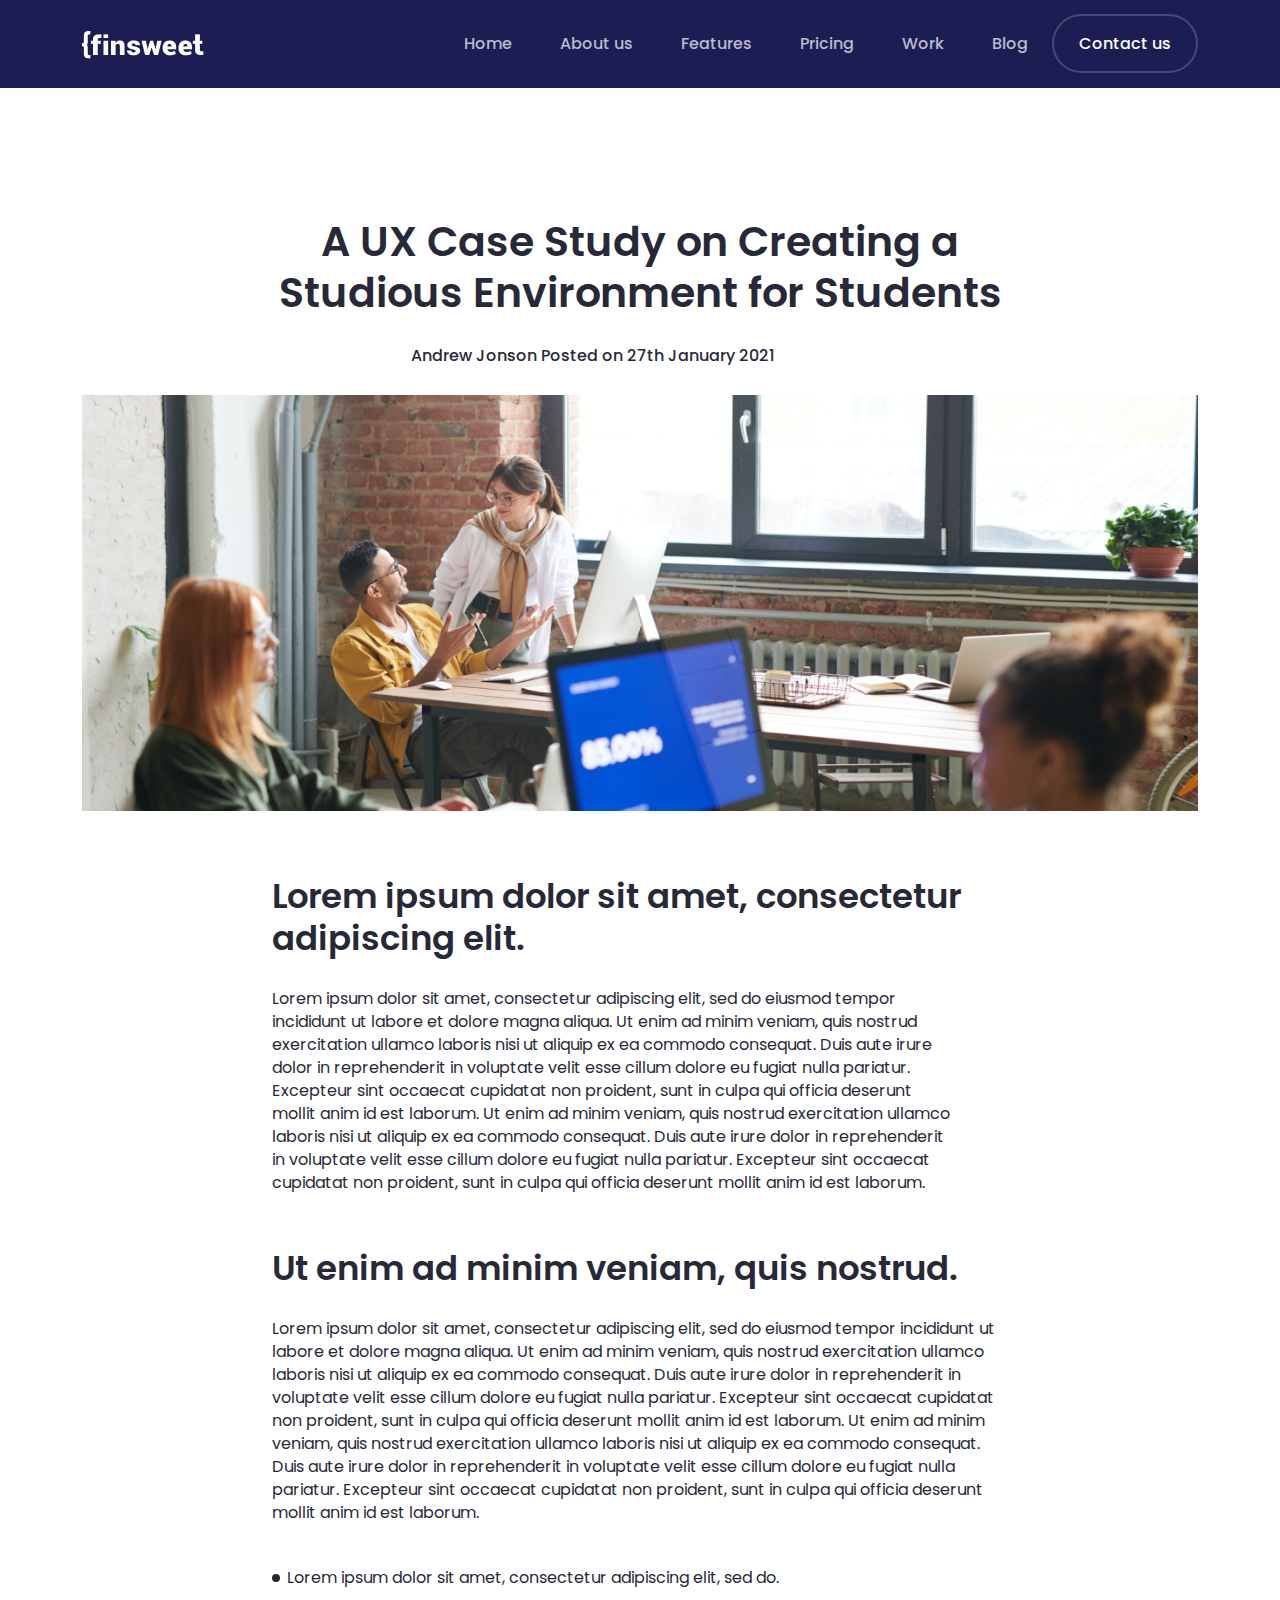
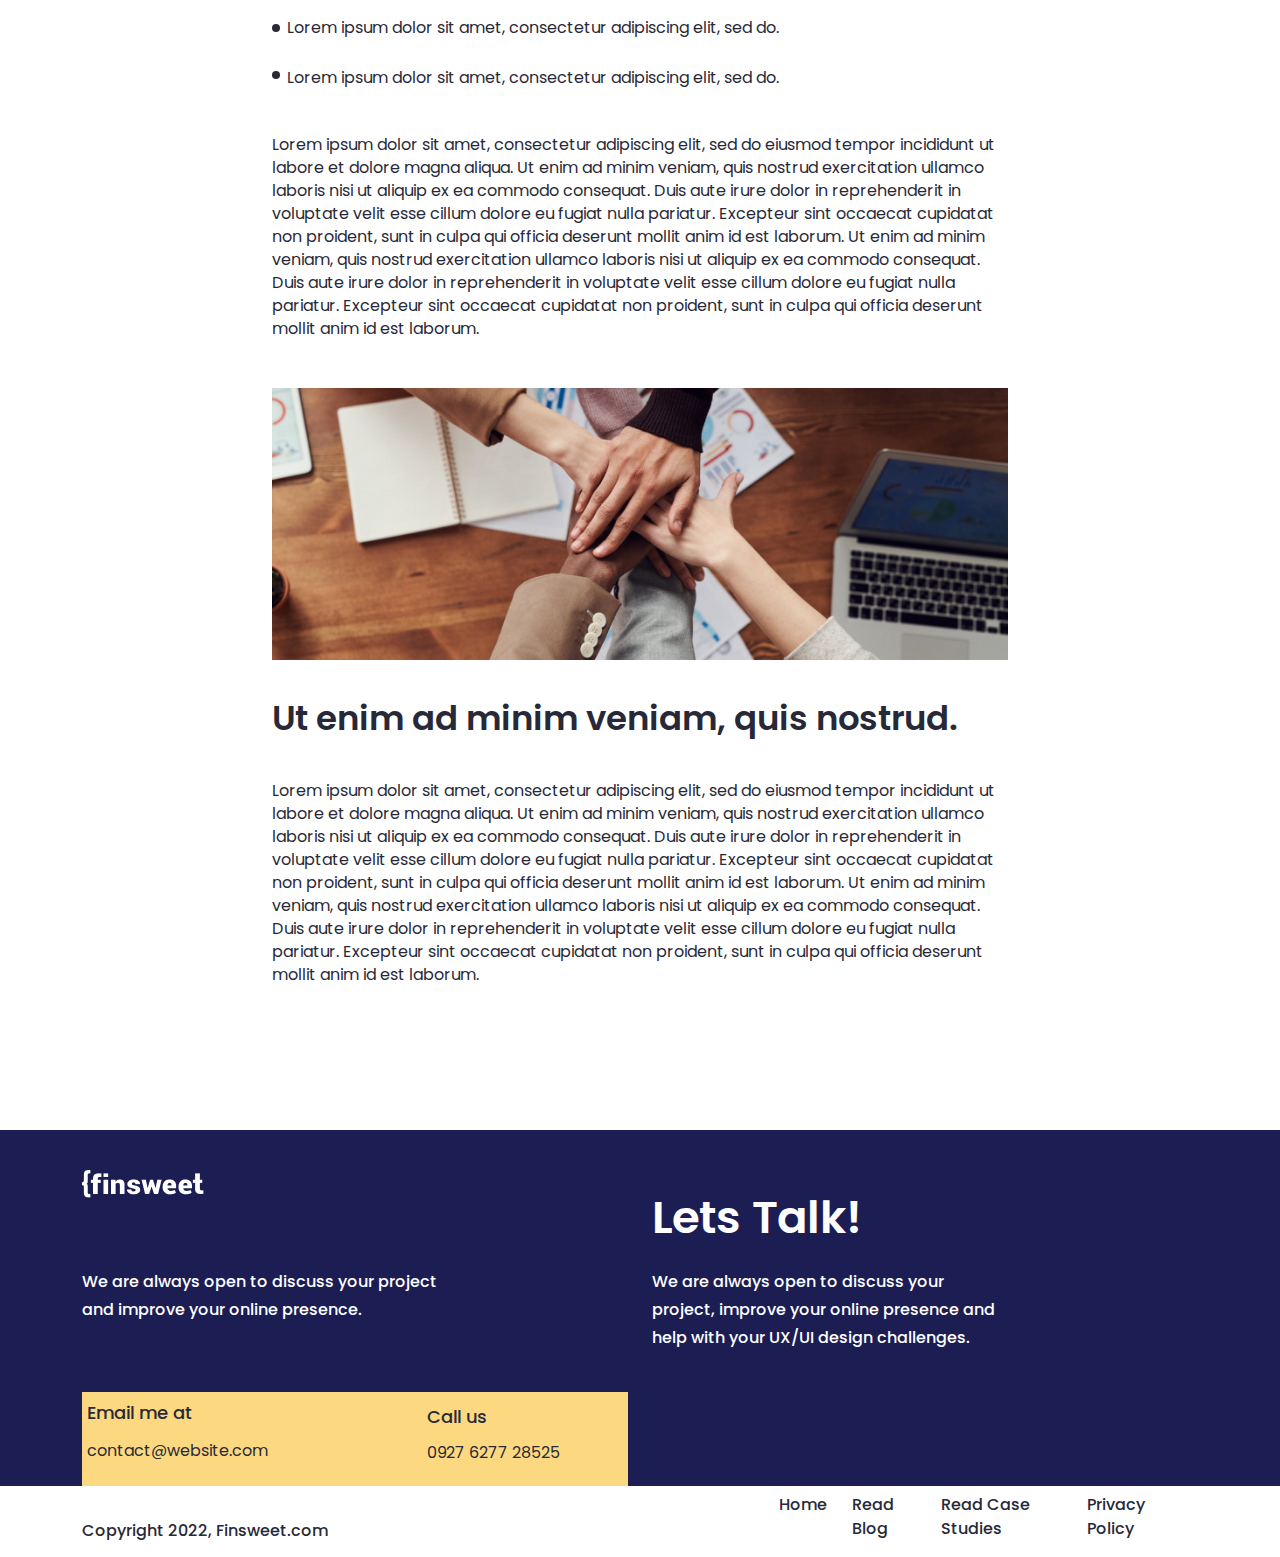
<file: readblog.html>
<!DOCTYPE html>
<html lang="en">
<head>
    <meta charset="UTF-8">
    <meta name="viewport" content="width=device-width, initial-scale=1.0">
    <title>blog page</title>
    <link rel="stylesheet" href="https://cdnjs.cloudflare.com/ajax/libs/font-awesome/6.4.2/css/all.min.css" integrity="sha512-z3gLpd7yknf1YoNbCzqRKc4qyor8gaKU1qmn+CShxbuBusANI9QpRohGBreCFkKxLhei6S9CQXFEbbKuqLg0DA==" crossorigin="anonymous" referrerpolicy="no-referrer" />
    <link href="https://fonts.googleapis.com/css2?family=Manrope:wght@300;400;500;600;700;800&family=Open+Sans:wght@300;400;500;600;700;800&family=Paprika&family=Poppins:ital,wght@0,300;0,400;0,500;0,600;0,700;0,800;1,900&display=swap" rel="stylesheet">
    <link href="https://fonts.googleapis.com/css2?family=Manrope:wght@300;400;500;600;700;800&family=Open+Sans:wght@300;400;500;600;700;800&family=Paprika&family=Poppins:ital,wght@0,300;0,400;0,500;0,600;0,700;0,800;1,900&display=swap" rel="stylesheet">
    <link href="https://fonts.googleapis.com/css2?family=Open+Sans:wght@300;400;500;600;700;800&family=Paprika&family=Poppins:ital,wght@0,300;0,400;0,500;0,600;0,700;0,800;1,900&display=swap" rel="stylesheet">
    <link rel="stylesheet" href="css/bootstrap.min.css">
    <link rel="stylesheet" href="css/readblog.css">
    <link rel="stylesheet" href="css/responsive.css">
</head>
<body>
<!--================================== nav part start==================================== -->
<nav class="navbar navbar-expand-lg menu-nav">
        <div class="container">
          <a class="navbar-brand" href="#"> <img src="images/logo.png" alt="logo"></a>
          <button class="navbar-toggler" type="button" data-bs-toggle="collapse" data-bs-target="#navbarSupportedContent" aria-controls="navbarSupportedContent" aria-expanded="false" aria-label="Toggle navigation">
            <i class="fa-solid fa-bars"></i>
          </button>
          <div class="collapse navbar-collapse" id="navbarSupportedContent">
            <ul class="navbar-nav ms-auto mb-2 mb-lg-0">
              <li class="nav-item">
                <a class="nav-link" href="index.html">Home</a>
              </li>
              <li class="nav-item">
                <a class="nav-link" href="about.html">About us</a>
              </li>
              <li class="nav-item">
                <a class="nav-link" href="Features.html">Features</a>
              </li>
              <li class="nav-item">
                <a class="nav-link" href="pricing.html">Pricing</a>
              </li>
              <li class="nav-item">
                <a class="nav-link" href="work.html">Work</a>
              </li>
              <li class="nav-item">
                <a class="nav-link" href="blog.html">Blog</a>
              </li>
              
            </ul>
        <div class="nav-btn">
            <a href="contact.html">Contact us</a>
        </div>

          </div>
        </div>
</nav>
<!--================================== nav part end==================================== -->

<!--==================================  Environment part start==================================== -->
<section id="Environment">
    <div class="container">
        <div class="row">
            <div class="col-lg-8 offset-lg-2">
              <div class="Environment-top">
                <h2>A UX Case Study on Creating a Studious Environment for Students</h2>
              </div>
            </div>
        </div>
        <div class="row">
            <div class="col-lg-5 offset-lg-3">
                <div class="Environment-one">
                    <h5>Andrew Jonson
                        Posted on 27th January 2021</h5>
                </div>
            </div>
        </div>
        <div class="row">
            <div class="col-lg-12">
                <div class="Environment-img">
                    <img src="images/enviironment.png" alt="enviironment">
                </div>
            </div>
        </div>
    </div>
</section>
<!--==================================  Environment part end==================================== -->


<!--==================================  consectetur part start==================================== -->
<section id="consectetur">
  <div class="container">
    <div class="row">
        <div class="col-lg-8 offset-lg-2">
          <div class="consectetur-top">
            <h2>Lorem ipsum dolor sit amet, consectetur adipiscing elit.</h2>
            <p>Lorem ipsum dolor sit amet, consectetur adipiscing elit, sed do eiusmod tempor incididunt ut labore et dolore magna aliqua. Ut enim ad minim veniam, quis nostrud exercitation ullamco laboris nisi ut aliquip ex ea commodo consequat. Duis aute irure dolor in reprehenderit in voluptate velit esse cillum dolore eu fugiat nulla pariatur. Excepteur sint occaecat cupidatat non proident, sunt in culpa qui officia deserunt mollit anim id est laborum. Ut enim ad minim veniam, quis nostrud exercitation ullamco laboris nisi ut aliquip ex ea commodo consequat. Duis aute irure dolor in reprehenderit in voluptate velit esse cillum dolore eu fugiat nulla pariatur. Excepteur sint occaecat cupidatat non proident, sunt in culpa qui officia deserunt mollit anim id est laborum.</p>
          </div>
        </div>
    </div>
    <div class="row">
        <div class="col-lg-8 offset-lg-2">
           <div class="veniam">
            <h2>Ut enim ad minim veniam, quis nostrud.</h2>
            <p>Lorem ipsum dolor sit amet, consectetur adipiscing elit, sed do eiusmod tempor incididunt ut labore et dolore magna aliqua. Ut enim ad minim veniam, quis nostrud exercitation ullamco laboris nisi ut aliquip ex ea commodo consequat. Duis aute irure dolor in reprehenderit in voluptate velit esse cillum dolore eu fugiat nulla pariatur. Excepteur sint occaecat cupidatat non proident, sunt in culpa qui officia deserunt mollit anim id est laborum. Ut enim ad minim veniam, quis nostrud exercitation ullamco laboris nisi ut aliquip ex ea commodo consequat. Duis aute irure dolor in reprehenderit in voluptate velit esse cillum dolore eu fugiat nulla pariatur. Excepteur sint occaecat cupidatat non proident, sunt in culpa qui officia deserunt mollit anim id est laborum.</p>
           </div>
        </div>
    </div>
    <div class="row">
        <div class="col-lg-5 offset-lg-2">
            <div class="point-one">
                <div class="point-one-dot"></div>
                <p>Lorem ipsum dolor sit amet, consectetur adipiscing elit, sed do.</p>
            </div> 
        </div>
        <div class="col-lg-5 offset-lg-2">
         <div class="point-two">
                <div class="point-two-dot"></div>
                <p>Lorem ipsum dolor sit amet, consectetur adipiscing elit, sed do.</p>
            </div>
        </div>
        <div class="col-lg-5 offset-lg-2">
          <div class="point-three">
                <div class="point-three-dot"></div>
                <p>Lorem ipsum dolor sit amet, consectetur adipiscing elit, sed do.</p>
            </div>  
        </div>
    </div>
    <div class="row">
        <div class="col-lg-8 offset-lg-2">
           <div class="veniam-mid">
            <p>Lorem ipsum dolor sit amet, consectetur adipiscing elit, sed do eiusmod tempor incididunt ut labore et dolore magna aliqua. Ut enim ad minim veniam, quis nostrud exercitation ullamco laboris nisi ut aliquip ex ea commodo consequat. Duis aute irure dolor in reprehenderit in voluptate velit esse cillum dolore eu fugiat nulla pariatur. Excepteur sint occaecat cupidatat non proident, sunt in culpa qui officia deserunt mollit anim id est laborum. Ut enim ad minim veniam, quis nostrud exercitation ullamco laboris nisi ut aliquip ex ea commodo consequat. Duis aute irure dolor in reprehenderit in voluptate velit esse cillum dolore eu fugiat nulla pariatur. Excepteur sint occaecat cupidatat non proident, sunt in culpa qui officia deserunt mollit anim id est laborum.</p>
           </div>
        </div>
    </div>
    <div class="row">
        <div class="col-lg-8 offset-lg-2">
         <div class="veniam-img">
            <img src="images/veniam.jpg" alt="veniam">
         </div>
        </div>
    </div>
    <div class="row">
        <div class="col-lg-8 offset-lg-2">
           <div class="nostrud-top">
             <h2>Ut enim ad minim veniam, quis nostrud.</h2>
             <p>Lorem ipsum dolor sit amet, consectetur adipiscing elit, sed do eiusmod tempor incididunt ut labore et dolore magna aliqua. Ut enim ad minim veniam, quis nostrud exercitation ullamco laboris nisi ut aliquip ex ea commodo consequat. Duis aute irure dolor in reprehenderit in voluptate velit esse cillum dolore eu fugiat nulla pariatur. Excepteur sint occaecat cupidatat non proident, sunt in culpa qui officia deserunt mollit anim id est laborum. Ut enim ad minim veniam, quis nostrud exercitation ullamco laboris nisi ut aliquip ex ea commodo consequat. Duis aute irure dolor in reprehenderit in voluptate velit esse cillum dolore eu fugiat nulla pariatur. Excepteur sint occaecat cupidatat non proident, sunt in culpa qui officia deserunt mollit anim id est laborum.</p>
           </div>
        </div>
    </div>
  </div>
</section>
<!--==================================  consectetur part end==================================== -->

<!--================================== footer part start==================================== -->
<footer id="foter">
  <div class="container">
     <div class="row">
       <div class="col-lg-2">
         <div class="foter-img">
           <img src="images/logo.png" alt="footerlogo">
         </div>
       </div>
       <div class="col-lg-3 offset-lg-4">
         <div class="foter-top-right">
           <h2>Lets Talk!</h2>
         </div>
       </div>
     </div>
    <div class="row">
     <div class="col-lg-4">
      <div class="foter-pera">
     <p>We are always open to discuss your project and improve your online presence.</p>
      </div>
     </div>
     <div class="col-lg-4 offset-lg-2">
       <div class="foter-pera">
       <p>We are always open to discuss your project, improve your online presence and help with your UX/UI design challenges.</p>
       </div>
     </div>
    </div>
   <div class="row">
     <div class="col-lg-2 offset-lg-6">
       <div class="foter-icon">
         <i class="fa-brands fa-facebook"></i>
         <i class="fa-brands fa-twitter"></i>
         <i class="fa-brands fa-instagram"></i>
         <i class="fa-brands fa-linkedin"></i>
       </div>
     </div>
   </div>
   <div class="row">
     <div class="col-lg-6">
      <div class="email-call">
       <h2>Email me at</h2>
       <p>contact@website.com</p>
       <h3>Call us</h3>
       <h4>0927 6277 28525</h4>
      </div>
     </div>
  </div>
 </footer>
   <section id="last">
     <div class="container">
   <div class="row">
    <div class="col-lg-3 col-3 col-sm-2">
      <div class="last-left">
        <p>Copyright 2022, Finsweet.com</p>
      </div>
    </div>
    <div class="col-lg-5 offset-lg-4 col-9 col-sm-9">
     <div class="last-right">
         <ul>
           <li><a href="index.html">Home</a></li>
           <li><a href="readblog.html">Read Blog</a></li>
           <li><a href="ReadCaseStudies.html">Read Case Studies</a></li>
           <li><a href="PrivacyPolicy.html">Privacy Policy</a></li>
         </ul>
     </div>
   </div>
    </div>
   </div>
  </section>

<!--================================== footer part end==================================== -->


   <script src="js/bootstrap.bundle.min.js"></script>
</body>
</html>
</file>
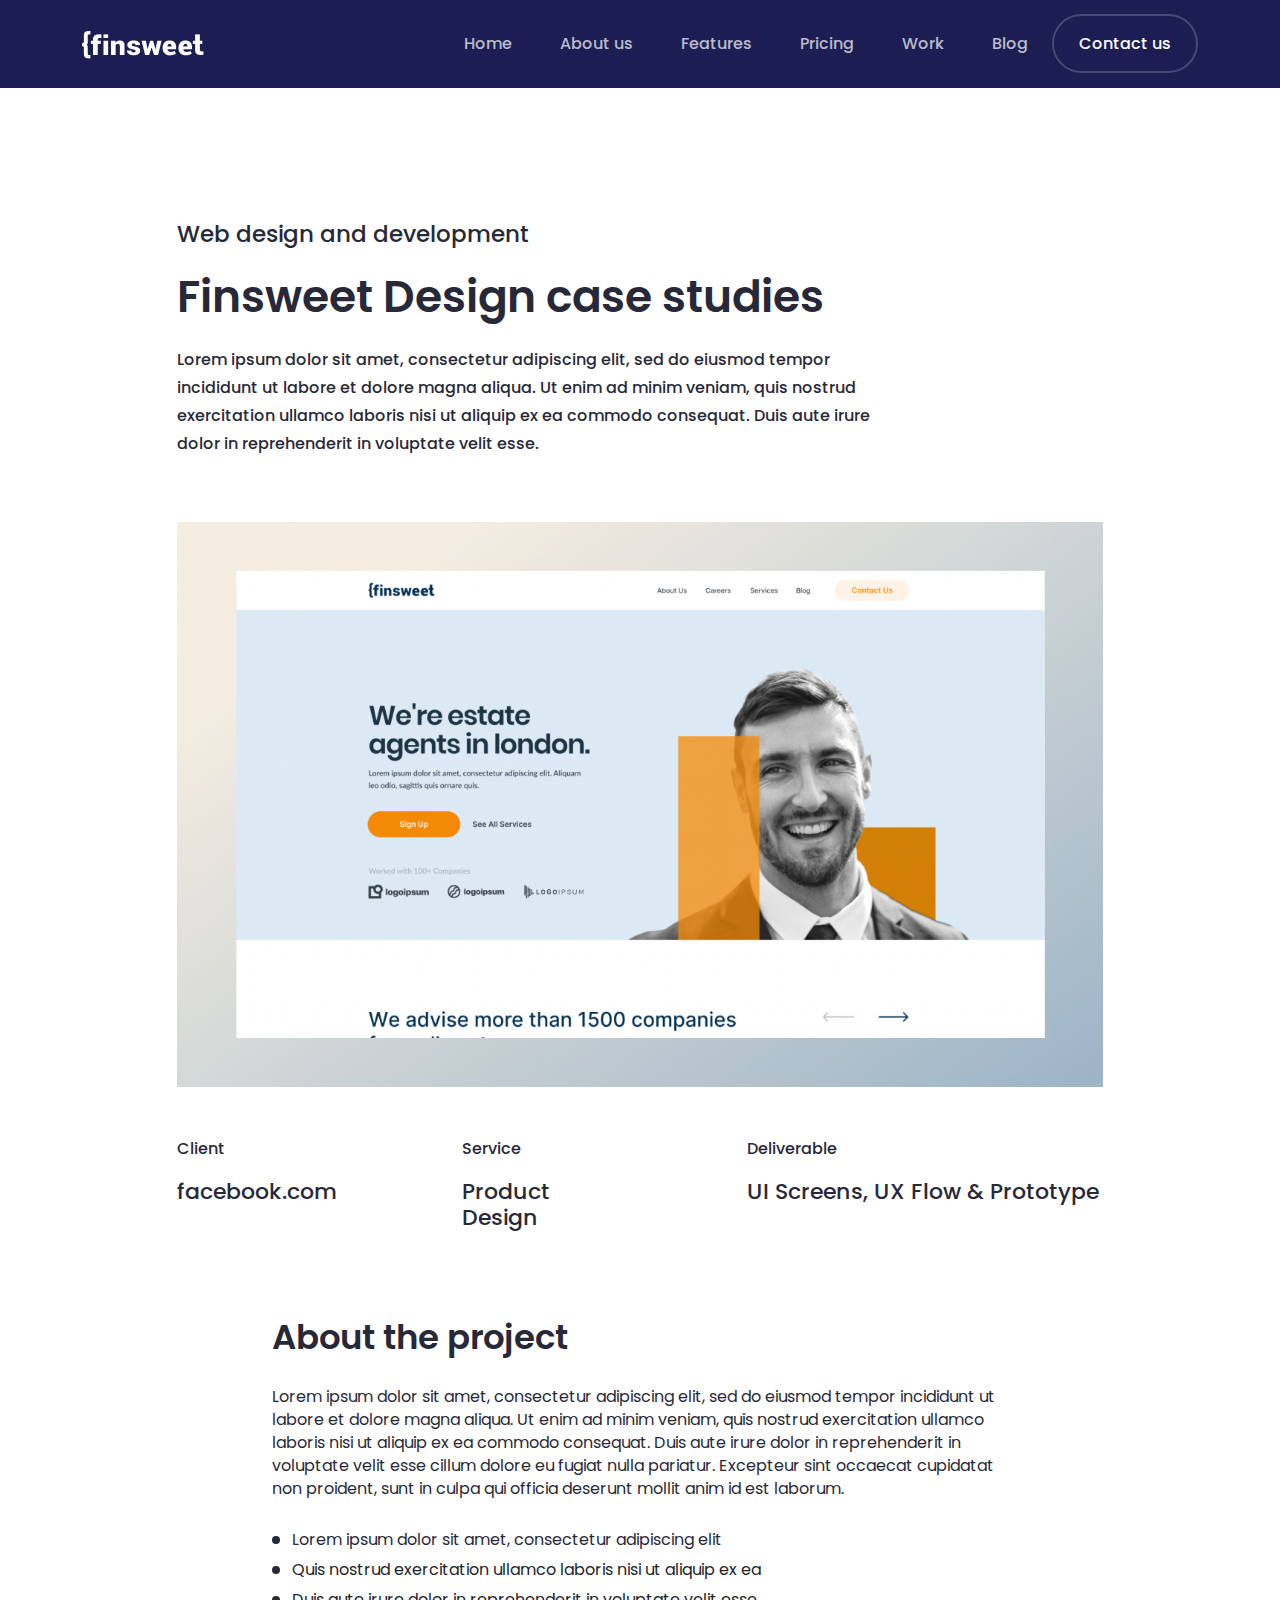
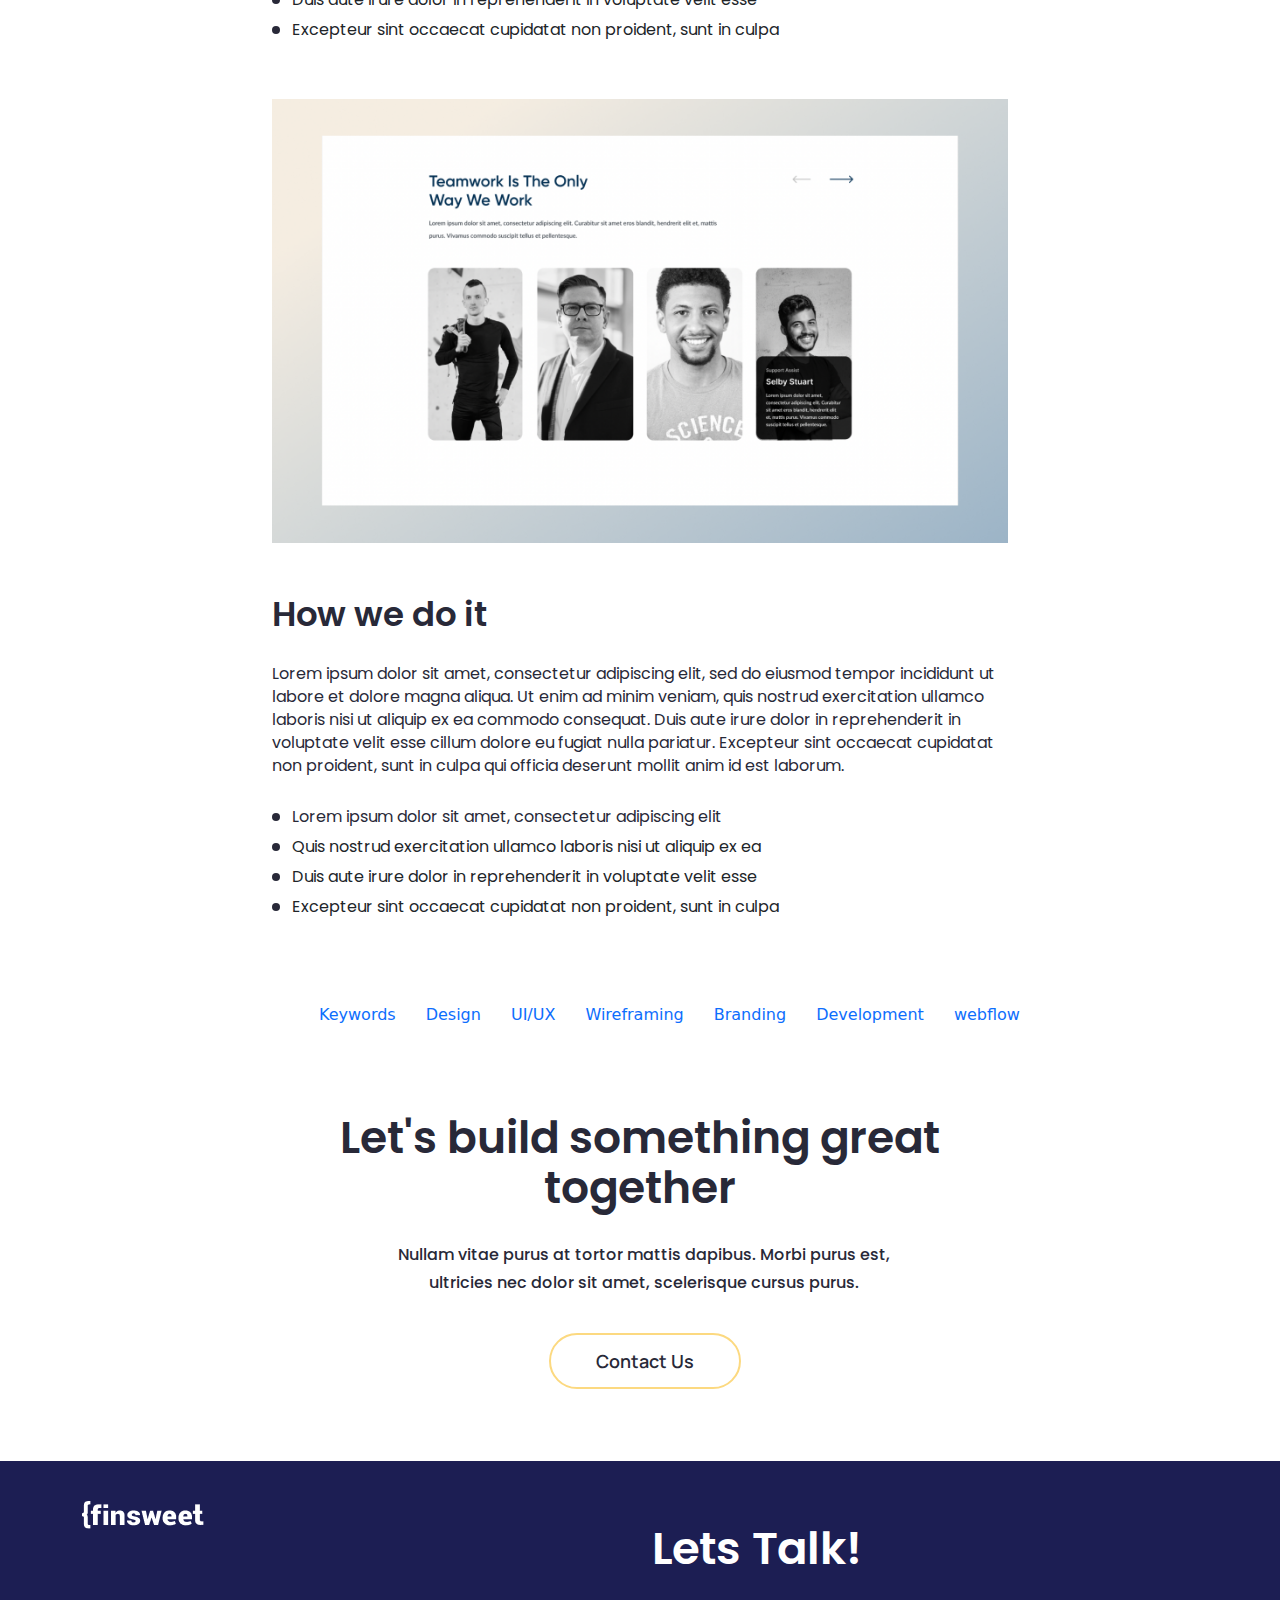
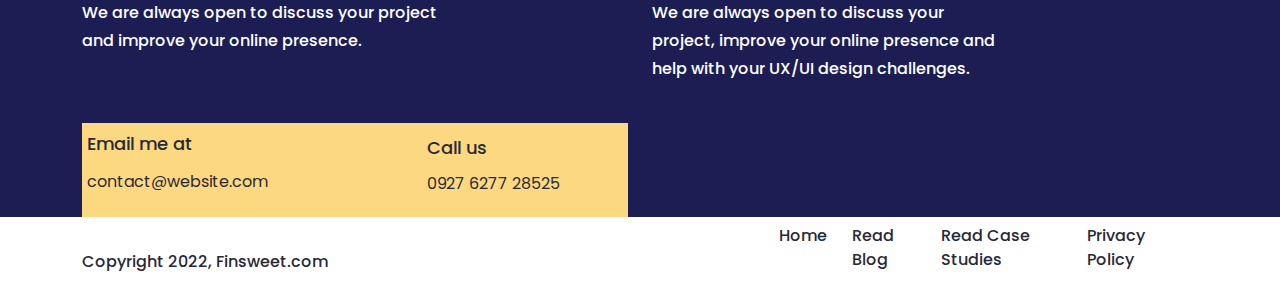
<file: ReadCaseStudies.html>
<!DOCTYPE html>
<html lang="en">
<head>
    <meta charset="UTF-8">
    <meta name="viewport" content="width=device-width, initial-scale=1.0">
    <title>work</title>
    <link rel="stylesheet" href="https://cdnjs.cloudflare.com/ajax/libs/font-awesome/6.4.2/css/all.min.css" integrity="sha512-z3gLpd7yknf1YoNbCzqRKc4qyor8gaKU1qmn+CShxbuBusANI9QpRohGBreCFkKxLhei6S9CQXFEbbKuqLg0DA==" crossorigin="anonymous" referrerpolicy="no-referrer" />
    <link href="https://fonts.googleapis.com/css2?family=Manrope:wght@300;400;500;600;700;800&family=Open+Sans:wght@300;400;500;600;700;800&family=Paprika&family=Poppins:ital,wght@0,300;0,400;0,500;0,600;0,700;0,800;1,900&display=swap" rel="stylesheet">
    <link href="https://fonts.googleapis.com/css2?family=Manrope:wght@300;400;500;600;700;800&family=Open+Sans:wght@300;400;500;600;700;800&family=Paprika&family=Poppins:ital,wght@0,300;0,400;0,500;0,600;0,700;0,800;1,900&display=swap" rel="stylesheet">
    <link href="https://fonts.googleapis.com/css2?family=Open+Sans:wght@300;400;500;600;700;800&family=Paprika&family=Poppins:ital,wght@0,300;0,400;0,500;0,600;0,700;0,800;1,900&display=swap" rel="stylesheet">
    <link rel="stylesheet" href="css/bootstrap.min.css">
    <link rel="stylesheet" href="css/ReadCaseStudies.css">
    <link rel="stylesheet" href="css/responsive.css">
</head>
<body>
<!--================================== nav part start==================================== -->
<nav class="navbar navbar-expand-lg menu-nav">
        <div class="container">
          <a class="navbar-brand" href="#"> <img src="images/logo.png" alt="logo"></a>
          <button class="navbar-toggler" type="button" data-bs-toggle="collapse" data-bs-target="#navbarSupportedContent" aria-controls="navbarSupportedContent" aria-expanded="false" aria-label="Toggle navigation">
            <i class="fa-solid fa-bars"></i>
          </button>
          <div class="collapse navbar-collapse" id="navbarSupportedContent">
            <ul class="navbar-nav ms-auto mb-2 mb-lg-0">
              <li class="nav-item">
                <a class="nav-link" href="index.html">Home</a>
              </li>
              <li class="nav-item">
                <a class="nav-link" href="about.html">About us</a>
              </li>
              <li class="nav-item">
                <a class="nav-link" href="Features.html">Features</a>
              </li>
              <li class="nav-item">
                <a class="nav-link" href="pricing.html">Pricing</a>
              </li>
              <li class="nav-item">
                <a class="nav-link" href="work.html">Work</a>
              </li>
              <li class="nav-item">
                <a class="nav-link" href="blog.html">Blog</a>
              </li>
              
            </ul>
        <div class="nav-btn">
            <a href="contact.html">Contact us</a>
        </div>

          </div>
        </div>
</nav>
<!--================================== nav part end==================================== -->

<!--================================== Read Case Studies part start==================================== -->
<section id="Studies">
 <div class="container">
    <div class="row">
        <div class="col-lg-8 offset-lg-1">
           <div class="Studies-top">
            <h5>Web design and development</h5>
            <h2>Finsweet Design case studies</h2>
            <p>Lorem ipsum dolor sit amet, consectetur adipiscing elit, sed do eiusmod tempor incididunt ut labore et dolore magna aliqua. Ut enim ad minim veniam, quis nostrud exercitation ullamco laboris nisi ut aliquip ex ea commodo consequat. Duis aute irure dolor in reprehenderit in voluptate velit esse.</p>
           </div>
        </div>
    </div>
    <div class="row">
         <div class="col-lg-10 offset-lg-1">
            <div class="Studies-step-one">
                <img src="images/Cover.png" alt="Cover">
             </div>
         </div>
    </div>
 </div>
</section>

<!--================================== Read Case Studies part end==================================== -->

<!--==================================facebook.com part start==================================== -->
<section id="facebook">
  <div class="container">
    <div class="row">
        <div class="col-lg-2 offset-lg-1 col-4">
          <div class="facebook-inner">
            <p>Client</p>
            <h2>facebook.com</h2>
          </div>
        </div>
        <div class="col-lg-2 offset-lg-1 col-4">
         <div class="facebook-inner">
            <p>Service</p>
            <h2>Product Design</h2>
         </div>
        </div>
        <div class="col-lg-4 offset-lg-1 col-4">
           <div class="facebook-inner">
            <p>Deliverable</p>
            <h2>UI Screens, UX Flow & Prototype</h2>
           </div>
        </div>
    </div>
  </div>
</section> 
<!--================================== facebook.com part end==================================== -->

<!--================================== About the project part start==================================== -->
<section id="About-project">
 <div class="container">
  <div class="row">
    <div class="col-lg-4 offset-lg-2">
      <div class="About-project-top">
        <h2>About the project</h2>
      </div>
    </div>
  </div>
  <div class="row">
    <div class="col-lg-8 offset-lg-2">
      <div class="About-project-one">
        <p>Lorem ipsum dolor sit amet, consectetur adipiscing elit, sed do eiusmod tempor incididunt ut labore et dolore magna aliqua. Ut enim ad minim veniam, quis nostrud exercitation ullamco laboris nisi ut aliquip ex ea commodo consequat. Duis aute irure dolor in reprehenderit in voluptate velit esse cillum dolore eu fugiat nulla pariatur. Excepteur sint occaecat cupidatat non proident, sunt in culpa qui officia deserunt mollit anim id est laborum.</p>
      </div>
    </div>
  </div>
  <div class="row">
    <div class="col-lg-5 offset-lg-2">
      
         <div class="About-project-three-one">
          <div class="abprthon"> </div>
          <p>Lorem ipsum dolor sit amet, consectetur adipiscing elit</p>
         </div>
       
    </div>
    <div class="col-lg-5 offset-lg-2">
       
         <div class="About-project-three-two">
          <div class="abprthtw"> </div>
          <p>Quis nostrud exercitation ullamco laboris nisi ut aliquip ex ea</p>
         </div>
      
    </div>
    <div class="col-lg-5 offset-lg-2">
      
         <div class="About-project-three-three">
          <div class="abprthth"> </div>
          <p>Duis aute irure dolor in reprehenderit in voluptate velit esse</p>
         </div>
       
    </div>
    <div class="col-lg-5 offset-lg-2">
      
         <div class="About-project-three-four">
          <div class="abprthfo"> </div>
          <p>Excepteur sint occaecat cupidatat non proident, sunt in culpa</p>
         </div>
      
    </div>
  </div>

   <div class="row">
    <div class="col-lg-8 offset-lg-2">
      <div class="About-project-img">
        <img src="images/Cover1.png" alt="Cover1">
      </div>
    </div>
   </div>
   
   <div class="row">
    <div class="col-lg-4 offset-lg-2">
      <div class="About-project-top">
        <h2>How we do it</h2>
      </div>
    </div>
  </div>
  <div class="row">
    <div class="col-lg-8 offset-lg-2">
      <div class="About-project-one">
        <p>Lorem ipsum dolor sit amet, consectetur adipiscing elit, sed do eiusmod tempor incididunt ut labore et dolore magna aliqua. Ut enim ad minim veniam, quis nostrud exercitation ullamco laboris nisi ut aliquip ex ea commodo consequat. Duis aute irure dolor in reprehenderit in voluptate velit esse cillum dolore eu fugiat nulla pariatur. Excepteur sint occaecat cupidatat non proident, sunt in culpa qui officia deserunt mollit anim id est laborum.</p>
      </div>
    </div>
  </div>
  <div class="row">
    <div class="col-lg-5 offset-lg-2">
      
         <div class="About-project-three-one">
          <div class="abprthon"> </div>
          <p>Lorem ipsum dolor sit amet, consectetur adipiscing elit</p>
         </div>
       
    </div>
    <div class="col-lg-5 offset-lg-2">
       
         <div class="About-project-three-two">
          <div class="abprthtw"> </div>
          <p>Quis nostrud exercitation ullamco laboris nisi ut aliquip ex ea</p>
         </div>
      
    </div>
    <div class="col-lg-5 offset-lg-2">
      
         <div class="About-project-three-three">
          <div class="abprthth"> </div>
          <p>Duis aute irure dolor in reprehenderit in voluptate velit esse</p>
         </div>
       
    </div>
    <div class="col-lg-5 offset-lg-2">
      
         <div class="About-project-three-four">
          <div class="abprthfo"> </div>
          <p>Excepteur sint occaecat cupidatat non proident, sunt in culpa</p>
         </div>
      
    </div>
  </div>
  
   <div class="row">
    <div class="col-lg-8 offset-lg-2">
      <div class="About-project-bottom ">
        <ul class="d-flex">
          <li><a href="#">Keywords</a></li>
          <li><a href="#">Design </a></li>
          <li><a href="#">UI/UX </a></li>
          <li><a href="#">Wireframing</a></li>
          <li><a href="#">Branding</a></li>
          <li><a href="#">Development</a></li>
          <li><a href="#">webflow</a></li>
        </ul>
      </div>
    </div>
   </div>

 </div>
</section>

<!--================================== About the project part end==================================== -->


<!--================================== Let's build something great together part start==================================== -->
<section id="build-something">
 <div class="container">
  <div class="row">
    <div class="col-lg-8 offset-lg-2">
      <div class="build-something-top">
        <h2>Let's build something great together</h2>
      </div>
    </div>
  </div>
  <div class="row">
    <div class="col-lg-6 offset-lg-3">
           <div class="build-something-two">
            <p>Nullam vitae purus at tortor mattis dapibus. Morbi purus est, ultricies nec dolor sit amet, scelerisque cursus purus.</p>
        <div class="build-something-btn">
          <a href="#">Contact Us</a>
        </div>
           </div>
    </div>
  </div>
 </div>
</section>

<!--================================== Let's build something great together part end==================================== -->


<!--================================== footer part start==================================== -->
<footer id="foter">
  <div class="container">
     <div class="row">
       <div class="col-lg-2">
         <div class="foter-img">
           <img src="images/logo.png" alt="footerlogo">
         </div>
       </div>
       <div class="col-lg-3 offset-lg-4">
         <div class="foter-top-right">
           <h2>Lets Talk!</h2>
         </div>
       </div>
     </div>
    <div class="row">
     <div class="col-lg-4">
      <div class="foter-pera">
     <p>We are always open to discuss your project and improve your online presence.</p>
      </div>
     </div>
     <div class="col-lg-4 offset-lg-2">
       <div class="foter-pera">
       <p>We are always open to discuss your project, improve your online presence and help with your UX/UI design challenges.</p>
       </div>
     </div>
    </div>
   <div class="row">
     <div class="col-lg-2 offset-lg-6">
       <div class="foter-icon">
         <i class="fa-brands fa-facebook"></i>
         <i class="fa-brands fa-twitter"></i>
         <i class="fa-brands fa-instagram"></i>
         <i class="fa-brands fa-linkedin"></i>
       </div>
     </div>
   </div>
   <div class="row">
     <div class="col-lg-6">
      <div class="email-call">
       <h2>Email me at</h2>
       <p>contact@website.com</p>
       <h3>Call us</h3>
       <h4>0927 6277 28525</h4>
      </div>
     </div>
  </div>
 </footer>
   <section id="last">
     <div class="container">
   <div class="row">
    <div class="col-lg-3 col-3 col-sm-2">
      <div class="last-left">
        <p>Copyright 2022, Finsweet.com</p>
      </div>
    </div>
    <div class="col-lg-5 offset-lg-4 col-9 col-sm-9">
     <div class="last-right">
         <ul>
           <li><a href="index.html">Home</a></li>
           <li><a href="readblog.html">Read Blog</a></li>
           <li><a href="ReadCaseStudies.html">Read Case Studies</a></li>
           <li><a href="PrivacyPolicy.html">Privacy Policy</a></li>
         </ul>
     </div>
   </div>
    </div>
   </div>
  </section>

<!--================================== footer part end==================================== -->




  <script src="js/bootstrap.bundle.min.js"></script>
</body>
</html>
</file>
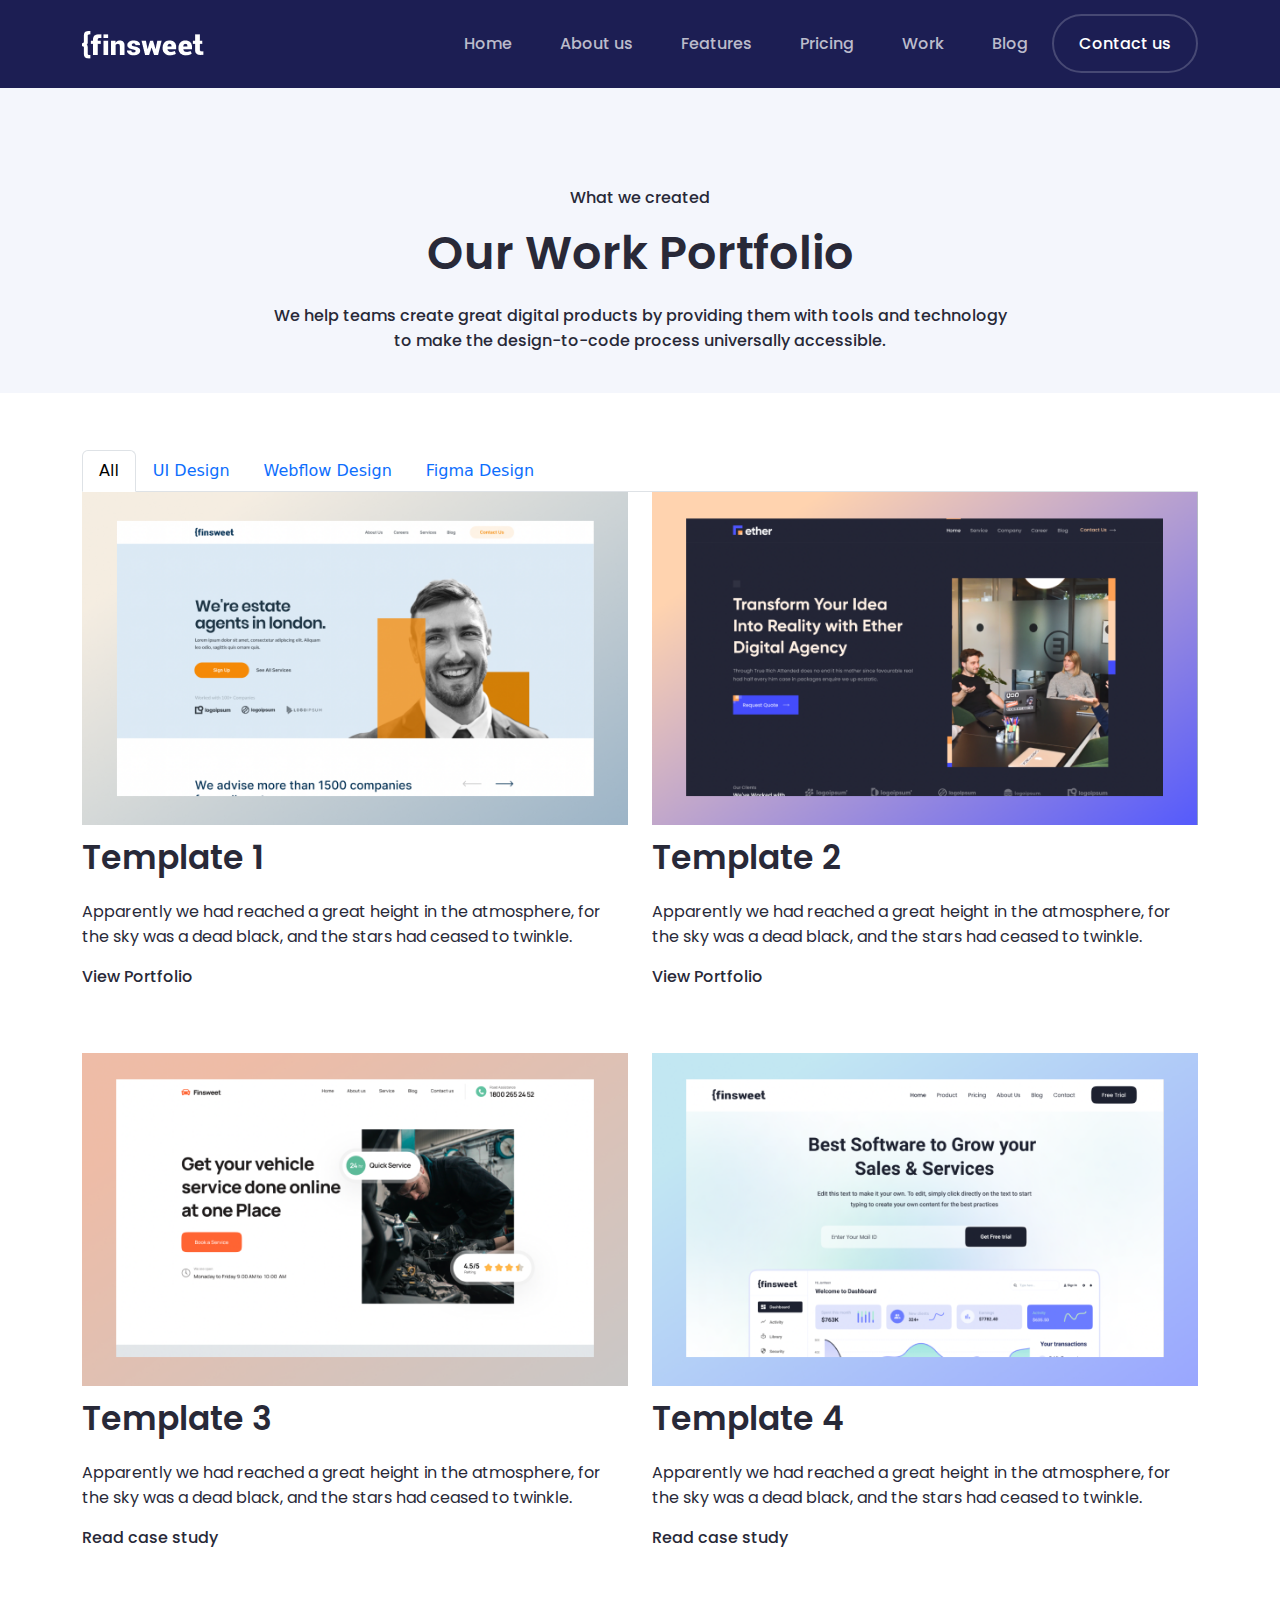
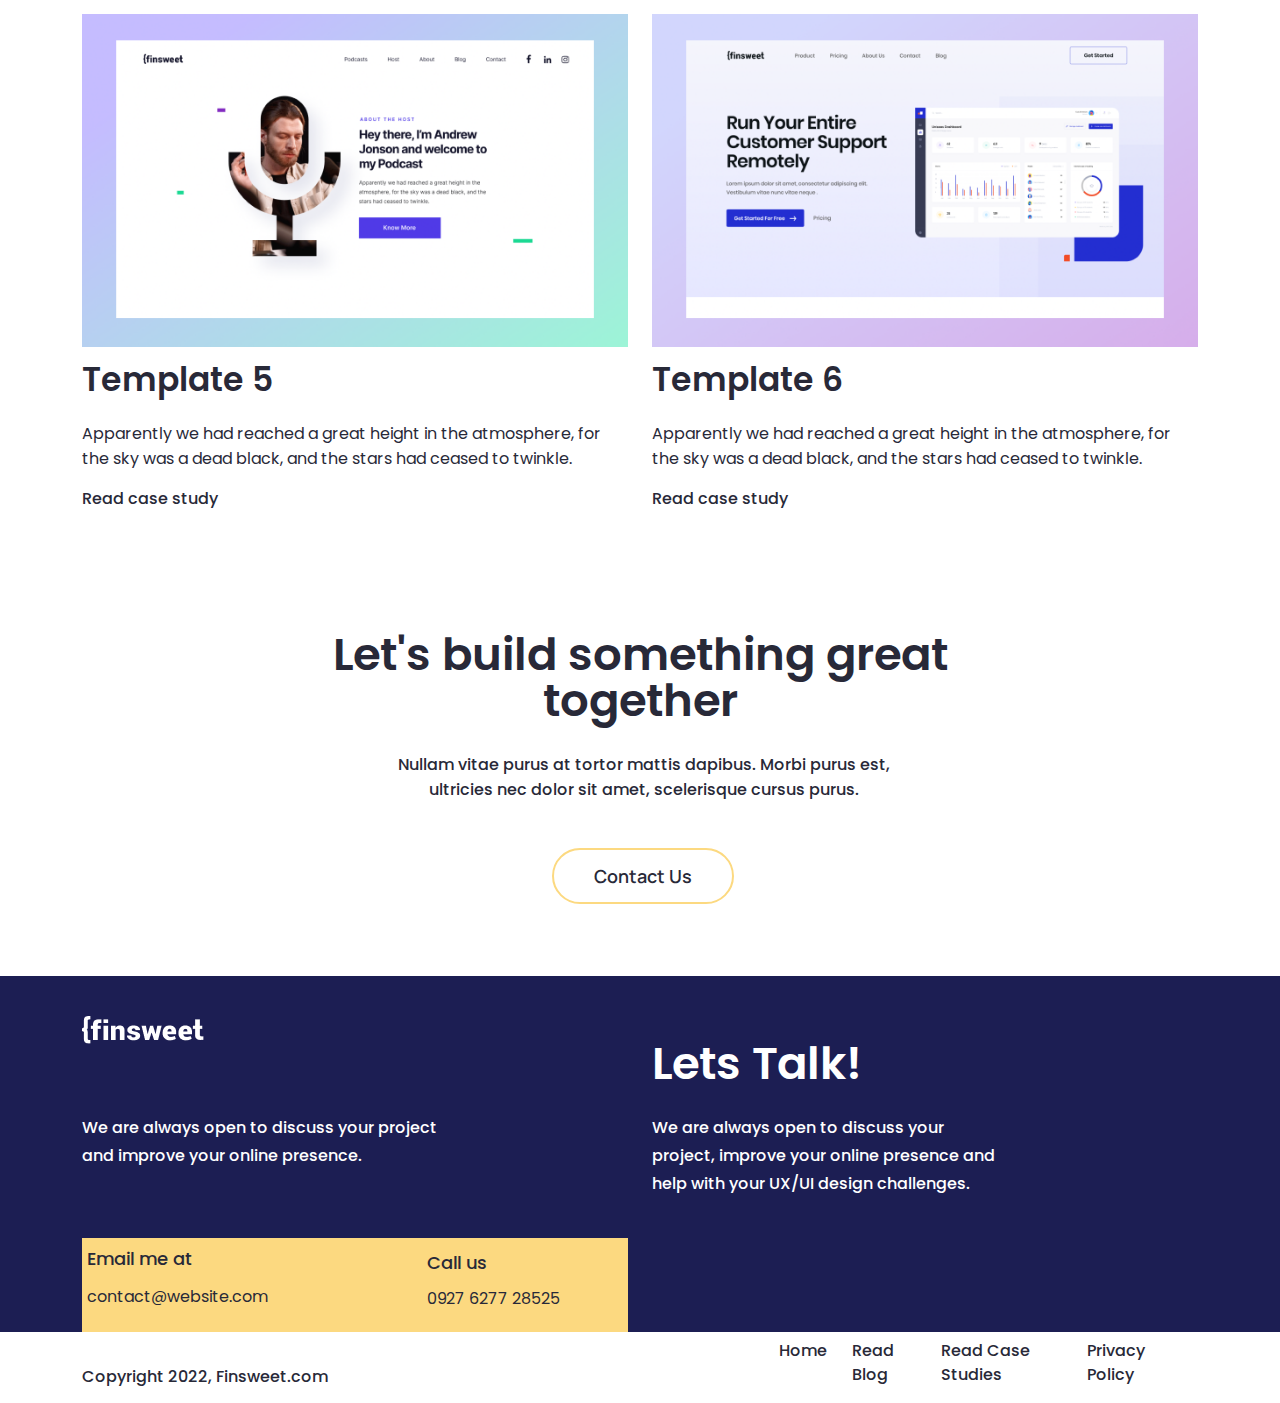
<file: work.html>
<!DOCTYPE html>
<html lang="en">
<head>
    <meta charset="UTF-8">
    <meta name="viewport" content="width=device-width, initial-scale=1.0">
    <title>work</title>
    <link rel="stylesheet" href="https://cdnjs.cloudflare.com/ajax/libs/font-awesome/6.4.2/css/all.min.css" integrity="sha512-z3gLpd7yknf1YoNbCzqRKc4qyor8gaKU1qmn+CShxbuBusANI9QpRohGBreCFkKxLhei6S9CQXFEbbKuqLg0DA==" crossorigin="anonymous" referrerpolicy="no-referrer" />
    <link href="https://fonts.googleapis.com/css2?family=Manrope:wght@300;400;500;600;700;800&family=Open+Sans:wght@300;400;500;600;700;800&family=Paprika&family=Poppins:ital,wght@0,300;0,400;0,500;0,600;0,700;0,800;1,900&display=swap" rel="stylesheet">
    <link href="https://fonts.googleapis.com/css2?family=Manrope:wght@300;400;500;600;700;800&family=Open+Sans:wght@300;400;500;600;700;800&family=Paprika&family=Poppins:ital,wght@0,300;0,400;0,500;0,600;0,700;0,800;1,900&display=swap" rel="stylesheet">
    <link href="https://fonts.googleapis.com/css2?family=Open+Sans:wght@300;400;500;600;700;800&family=Paprika&family=Poppins:ital,wght@0,300;0,400;0,500;0,600;0,700;0,800;1,900&display=swap" rel="stylesheet">
    <link rel="stylesheet" href="css/bootstrap.min.css">
    <link rel="stylesheet" href="css/work.css">
    <link rel="stylesheet" href="css/responsive.css">
</head>
<body>
<!--================================== nav part start==================================== -->
<nav class="navbar navbar-expand-lg menu-nav">
        <div class="container">
          <a class="navbar-brand" href="#"> <img src="images/logo.png" alt="logo"></a>
          <button class="navbar-toggler" type="button" data-bs-toggle="collapse" data-bs-target="#navbarSupportedContent" aria-controls="navbarSupportedContent" aria-expanded="false" aria-label="Toggle navigation">
            <i class="fa-solid fa-bars"></i>
          </button>
          <div class="collapse navbar-collapse" id="navbarSupportedContent">
            <ul class="navbar-nav ms-auto mb-2 mb-lg-0">
              <li class="nav-item">
                <a class="nav-link" href="index.html">Home</a>
              </li>
              <li class="nav-item">
                <a class="nav-link" href="about.html">About us</a>
              </li>
              <li class="nav-item">
                <a class="nav-link" href="Features.html">Features</a>
              </li>
              <li class="nav-item">
                <a class="nav-link" href="pricing.html">Pricing</a>
              </li>
              <li class="nav-item">
                <a class="nav-link" href="work.html">Work</a>
              </li>
              <li class="nav-item">
                <a class="nav-link" href="blog.html">Blog</a>
              </li>
              
            </ul>
        <div class="nav-btn">
            <a href="contact.html">Contact us</a>
        </div>

          </div>
        </div>
</nav>
<!--================================== nav part end==================================== -->


<!--================================== Our Work Portfolio part start==================================== -->
<section id="Portfolio">
  <div class="container">
    <div class="row">
        <div class="col-lg-8 offset-lg-2">
           <div class="protfolio-inner">
            <h3>What we created</h3>
            <h2>Our Work Portfolio</h2>
            <p>We help teams create great digital products by providing them with tools and technology to make the design-to-code process universally accessible.</p>
           </div>
        </div>
    </div>
     <div class="row">
        <div class="col-lg-2 offset-lg-5">
            <div class="icon">
                <i class="fa-brands fa-facebook"></i>
                <i class="fa-brands fa-twitter"></i>
                <i class="fa-brands fa-instagram"></i>
                <i class="fa-brands fa-linkedin"></i>
               </div>
        </div>
     </div>
  </div>
</section>

<!--================================== Our Work Portfolio part end==================================== -->


<!--================================== Template part end==================================== -->
<section id="Template">
  <div class="container">
    <div class="row">
      <div class="col-lg-12">
        <ul class="nav nav-tabs" id="myTab" role="tablist">
          <li class="nav-item" role="presentation">
            <button class="nav-link active" id="home-tab" data-bs-toggle="tab" data-bs-target="#home-tab-pane" type="button" role="tab" aria-controls="home-tab-pane" aria-selected="true">All</button>
          </li>
          <li class="nav-item" role="presentation">
            <button class="nav-link" id="Design-tab" data-bs-toggle="tab" data-bs-target="#profile-tab-pane" type="button" role="tab" aria-controls="profile-tab-pane" aria-selected="false">UI Design</button>
          </li>
          <li class="nav-item" role="presentation">
            <button class="nav-link" id="Webflow-tab" data-bs-toggle="tab" data-bs-target="#Webflow-tab-pane" type="button" role="tab" aria-controls="Webflow-tab-pane" aria-selected="false">Webflow Design</button>
          </li>
          <li class="nav-item" role="presentation">
            <button class="nav-link" id="Figma-tab" data-bs-toggle="tab" data-bs-target="#Figma-tab-pane" type="button" role="tab" aria-controls="Figma-tab-pane" aria-selected="false">Figma Design</button>
          </li>  
        </ul>
        <div class="tab-content" id="myTabContent">
          <div class="tab-pane fade show active" id="home-tab-pane" role="tabpanel" aria-labelledby="home-tab" tabindex="0">
            <div class="row">
              <div class="col-lg-6">
                <div class="Template-inner">
                    <img src="images/Cover.png" width="630" alt="Cover">
                    <h2>Template 1</h2>
                    <p>Apparently we had reached a great height in the atmosphere, for the sky was a dead black, and the stars had ceased to twinkle.</p>
                    <a href="#">View Portfolio</a>
                    <i class="fa-solid fa-arrow-right"></i>
                </div>
            </div>
            <div class="col-lg-6">
              <div class="Template-inner">
                  <img src="images/Image (2).png" width="630" alt="Image2">
                  <h2>Template 2</h2>
                  <p>Apparently we had reached a great height in the atmosphere, for the sky was a dead black, and the stars had ceased to twinkle.</p>
                  <a href="#">View Portfolio</a>
                  <i class="fa-solid fa-arrow-right"></i>
              </div>
          </div>
            </div>
            <div class="row">
              <div class="col-lg-6">
                <div class="Template-inner">
                    <img src="images/Image (3).png" width="630" alt="Image3">
                    <h2>Template 3</h2>
                    <p>Apparently we had reached a great height in the atmosphere, for the sky was a dead black, and the stars had ceased to twinkle.</p>
                    <a href="#">Read case study</a>
                    <i class="fa-solid fa-arrow-right"></i>
                </div>
            </div>
            <div class="col-lg-6">
              <div class="Template-inner">
                  <img src="images/Image (4).png" width="630" alt="Image4">
                  <h2>Template 4</h2>
                  <p>Apparently we had reached a great height in the atmosphere, for the sky was a dead black, and the stars had ceased to twinkle.</p>
                  <a href="#">Read case study</a>
                  <i class="fa-solid fa-arrow-right"></i>
              </div>
          </div>
            </div>
            <div class="row">
              <div class="col-lg-6">
                <div class="Template-inner">
                    <img src="images/Image (5).png" width="630" alt="Image5">
                    <h2>Template 5</h2>
                    <p>Apparently we had reached a great height in the atmosphere, for the sky was a dead black, and the stars had ceased to twinkle.</p>
                    <a href="#">Read case study</a>
                    <i class="fa-solid fa-arrow-right"></i>
                </div>
            </div>
            <div class="col-lg-6">
              <div class="Template-inner">
                  <img src="images/Image (6).png" width="630" alt="Image6">
                  <h2>Template 6</h2>
                  <p>Apparently we had reached a great height in the atmosphere, for the sky was a dead black, and the stars had ceased to twinkle.</p>
                  <a href="#">Read case study</a>
                  <i class="fa-solid fa-arrow-right"></i>
              </div>
          </div>
            </div>
          </div>
          <div class="tab-pane fade" id="profile-tab-pane" role="tabpanel" aria-labelledby="profile-tab" tabindex="0">
            <div class="row">
              <div class="col-lg-6">
                <div class="Template-inner">
                    <img src="images/Cover.png" width="630" alt="Cover">
                    <h2>Template 1</h2>
                    <p>Apparently we had reached a great height in the atmosphere, for the sky was a dead black, and the stars had ceased to twinkle.</p>
                    <a href="#">View Portfolio</a>
                    <i class="fa-solid fa-arrow-right"></i>
                </div>
            </div>
            <div class="col-lg-6">
              <div class="Template-inner">
                  <img src="images/Image (2).png" width="630" alt="Image2">
                  <h2>Template 2</h2>
                  <p>Apparently we had reached a great height in the atmosphere, for the sky was a dead black, and the stars had ceased to twinkle.</p>
                  <a href="#">View Portfolio</a>
                  <i class="fa-solid fa-arrow-right"></i>
              </div>
          </div>
            </div>
          </div>
          <div class="tab-pane fade" id="Webflow-tab-pane" role="tabpanel" aria-labelledby="Webflow-tab" tabindex="0">
            <div class="row">
              <div class="col-lg-6">
                <div class="Template-inner">
                    <img src="images/Image (3).png" width="630" alt="Image3">
                    <h2>Template 3</h2>
                    <p>Apparently we had reached a great height in the atmosphere, for the sky was a dead black, and the stars had ceased to twinkle.</p>
                    <a href="#">Read case study</a>
                    <i class="fa-solid fa-arrow-right"></i>
                </div>
            </div>
            <div class="col-lg-6">
              <div class="Template-inner">
                  <img src="images/Image (4).png" width="630" alt="Image4">
                  <h2>Template 4</h2>
                  <p>Apparently we had reached a great height in the atmosphere, for the sky was a dead black, and the stars had ceased to twinkle.</p>
                  <a href="#">Read case study</a>
                  <i class="fa-solid fa-arrow-right"></i>
              </div>
          </div>
            </div>
          </div>
          <div class="tab-pane fade" id="Figma-tab-pane" role="tabpanel" aria-labelledby="Figma-tab" tabindex="0">
            <div class="row">
              <div class="col-lg-6">
                <div class="Template-inner">
                    <img src="images/Image (5).png" width="630" alt="Image5">
                    <h2>Template 5</h2>
                    <p>Apparently we had reached a great height in the atmosphere, for the sky was a dead black, and the stars had ceased to twinkle.</p>
                    <a href="#">Read case study</a>
                    <i class="fa-solid fa-arrow-right"></i>
                </div>
            </div>
            <div class="col-lg-6">
              <div class="Template-inner">
                  <img src="images/Image (6).png" width="630" alt="Image6">
                  <h2>Template 6</h2>
                  <p>Apparently we had reached a great height in the atmosphere, for the sky was a dead black, and the stars had ceased to twinkle.</p>
                  <a href="#">Read case study</a>
                  <i class="fa-solid fa-arrow-right"></i>
              </div>
             </div>
            </div>
          </div>
        </div>
      </div>
    </div>
  </div>
</section>

<!--================================== Template part end==================================== -->


<!--================================== Let's build something great together part start==================================== -->
<section id="great-together">
  <div class="container">
    <div class="row">
        <div class="col-lg-8 offset-lg-2">
           <div class="great-together-inner-one">
            <h2>Let's build something great together</h2>
           </div>
        </div>
    </div>
    <div class="row">
        <div class="col-lg-6 offset-lg-3">
            <div class="great-together-inner-two">
                <p>Nullam vitae purus at tortor mattis dapibus. Morbi purus est, ultricies nec dolor sit amet, scelerisque cursus purus.</p>
            <div class="great-together-btn">
               <a href="contact.html">Contact Us</a>
            </div>
            </div>
        </div>
    </div>
  </div>
</section>
<!--================================== Let's build something great together part end==================================== -->


<!--================================== footer part start==================================== -->
<footer id="foter">
  <div class="container">
     <div class="row">
       <div class="col-lg-2">
         <div class="foter-img">
           <img src="images/logo.png" alt="footerlogo">
         </div>
       </div>
       <div class="col-lg-3 offset-lg-4">
         <div class="foter-top-right">
           <h2>Lets Talk!</h2>
         </div>
       </div>
     </div>
    <div class="row">
     <div class="col-lg-4">
      <div class="foter-pera">
     <p>We are always open to discuss your project and improve your online presence.</p>
      </div>
     </div>
     <div class="col-lg-4 offset-lg-2">
       <div class="foter-pera">
       <p>We are always open to discuss your project, improve your online presence and help with your UX/UI design challenges.</p>
       </div>
     </div>
    </div>
   <div class="row">
     <div class="col-lg-2 offset-lg-6">
       <div class="foter-icon">
         <i class="fa-brands fa-facebook"></i>
         <i class="fa-brands fa-twitter"></i>
         <i class="fa-brands fa-instagram"></i>
         <i class="fa-brands fa-linkedin"></i>
       </div>
     </div>
   </div>
   <div class="row">
     <div class="col-lg-6">
      <div class="email-call">
       <h2>Email me at</h2>
       <p>contact@website.com</p>
       <h3>Call us</h3>
       <h4>0927 6277 28525</h4>
      </div>
     </div>
  </div>
 </footer>
   <section id="last">
     <div class="container">
   <div class="row">
    <div class="col-lg-3 col-3 col-sm-2">
      <div class="last-left">
        <p>Copyright 2022, Finsweet.com</p>
      </div>
    </div>
    <div class="col-lg-5 offset-lg-4 col-9 col-sm-9">
     <div class="last-right">
         <ul>
           <li><a href="index.html">Home</a></li>
           <li><a href="readblog.html">Read Blog</a></li>
           <li><a href="ReadCaseStudies.html">Read Case Studies</a></li>
           <li><a href="PrivacyPolicy.html">Privacy Policy</a></li>
         </ul>
     </div>
   </div>
    </div>
   </div>
  </section>

<!--================================== footer part end==================================== -->


    <script src="js/bootstrap.bundle.min.js"></script>
</body>
</html>
</file>
<file: css/style.css>
a{
    text-decoration: none;
}
ul{
    list-style: none;
}
*{
    margin: 0;
    padding: 0;
}
/*================================== nav bar part start==================================== */
.menu-nav{
    background-color: #1C1E53;
    padding: 20px 0;
}
.nav-item a{
    font-family: Poppins;
    font-size: 16px;
    font-weight: 500;
    line-height: 28px;
    letter-spacing: 0em;
    text-align: left;
    color: #BBBBCB;
}
.nav-item a:hover{
    color: #FFFFFF;
}
.navbar-nav li{
    padding: 0px 16px;
}
.nav-btn a{
    font-family: Poppins;
    font-size: 16px;
    font-weight: 500;
    line-height: 28px;
    text-align: left;
    color: #FFFFFF;
    padding: 16px 25px;
    border:  2px solid #F4F6FC33;
    border-radius: 100px;
    -webkit-border-radius: 100px;
    -moz-border-radius: 100px;
    -ms-border-radius: 100px;
    -o-border-radius: 100px;
}
.nav-btn a:hover {
     background-color: #FCD980;
     border: 2px solid transparent;
     color: #1C1E53;
     transition: 0.5s;
     -webkit-transition: 0.5s;
     -moz-transition: 0.5s;
     -ms-transition: 0.5s;
     -o-transition: 0.5s;
}
/*================================== nav bar part end==================================== */


/*================================== banner part start==================================== */
#banner{
    background-color: #1C1E53;
}
.banner-btn{
    padding-bottom: 146px;
}
.banner-left h2{
   font-family: Poppins;
   font-size: 54px;
   font-weight: 600;
   line-height: 74px;
   text-align: left;
   color: #ffff;
   padding-top: 126px;
}
.banner-left p{
  font-family: Poppins;
  font-size: 16px;
  font-weight: 500;
  line-height: 28px;
  text-align: left;
  color: #ffff;
  padding-top: 24px;
  padding-bottom: 48px;
}
.banner-btn-one{
    padding: 15px 30px;
    border: 2px solid #FCD980;
    border-radius: 100px;
    font-family: Manrope;
    font-size: 18px;
    font-weight: 600;
    line-height: 32px;
    text-align: left;
    color: #ffff;
    -webkit-border-radius: 100px;
    -moz-border-radius: 100px;
    -ms-border-radius: 100px;
    -o-border-radius: 100px;
}
.banner-btn-one:hover{
    background-color: #FCD980;
    border: 2px solid transparent;
    color: #1B1C2B;
    transition: 0.5s;
    -webkit-transition: 0.5s;
    -moz-transition: 0.5s;
    -ms-transition: 0.5s;
    -o-transition: 0.5s;
}
.banner-btn-two{
    padding: 15px 30px;
    font-family: Manrope;
    font-size: 18px;
    font-weight: 600;
    line-height: 32px;
    text-align: left;
    color: #ffff;
}
.banner-btn-two:hover{
    background-color: #FCD980;
    border-radius: 100px;
    color: #1B1C2B;
    transition: 0.5s;
    -webkit-transition: 0.5s;
    -moz-transition: 0.5s;
    -ms-transition: 0.5s;
    -o-transition: 0.5s;
    -webkit-border-radius: 100px;
    -moz-border-radius: 100px;
    -ms-border-radius: 100px;
    -o-border-radius: 100px;
}
.banner-btn i{
    color: #ffff;
    top: -23px;
    left: 335px;
}
.banner-right img{
    padding-top: 149px;
}

/*================================== banner part end==================================== */



/*================================== How we work part start==================================== */
#work{
    background-color: #F4F6FC;
    padding: 128px 0;
}
.work-left h2{
    font-family: Poppins;
    font-size: 48px;
    font-weight: 600;
    line-height: 64px;
    text-align: left;
    color: #282938;
    padding-bottom: 16px;
}
.work-left p{
  font-family: Poppins;
  font-size: 17px;
  font-weight: 400;
  line-height: 28px;
  text-align: left;
   color: #282938;
   padding-bottom: 16px;
}
.work-left a{
    color: #2405F2;
}
.work-left{
    position: relative;
}
.work-left i{
    position: absolute;
    color: #2405F2;
    top: 182px;
  left: 150px;
}
.work-mid h2{
    font-family: Poppins;
    font-size: 32px;
    font-weight: 500;
    line-height: 48px;
    text-align: left;
    color: #282938;
    padding-top: 16px;
    padding-bottom: 8px;
}
.work-mid p{
  font-family: Poppins;
  font-size: 16px;
  font-weight: 400;
  line-height: 28px;
  text-align: left;
  color: #282938;
}
.work-botm{
    padding-top: 48px;
}
.work-botm h2{
    font-family: Poppins;
    font-size: 32px;
    font-weight: 500;
    line-height: 48px;
    text-align: left;
    color: #282938;
    padding-top: 16px;
    padding-bottom: 8px;
}
.work-botm p{
    font-family: Poppins;
    font-size: 16px;
    font-weight: 400;
    line-height: 28px;
    text-align: left;
    color: #282938;
}

/*================================== How we work part end==================================== */



/*================================== View our projects part start==================================== */
#projects{
    background-color: #ffff;
    padding: 128px 0;
}
.projects-top-left h2{
  font-family: Poppins;
  font-size: 48px;
  font-weight: 600;
  line-height: 64px;
  text-align: left;
  color: #282938;
  padding-bottom: 64px;
}
.projects-top-right{
    position: relative;
}
.projects-top-right h6{
    position: absolute;
 font-family: Poppins;
 font-size: 16px;
 font-weight: 500;
 line-height: 28px;
 text-align: left;
 color: #282938;
 top: 21px;
}
.projects-top-right i{
    position: absolute;
    color: #282938;
    top: 28px;
    right: 85px;
}

.value-left img{
   width: 100%;
   
}
.value-left{ 
    position: relative;
}
.bac{
   position: absolute;
   top: 0;
   left: 0%;
   height: 100%;
   width: 0%;
   background: linear-gradient(to right ,rgba(28, 30, 83, 0.42) , rgb(28, 30, 83) );
   transition: 0.6s;
   -webkit-transition: 0.6s;
   -moz-transition: 0.6s;
   -ms-transition: 0.6s;
   -o-transition: 0.6s;
   opacity: 0;
}
.value-left:hover .bac{
    width: 47%;
    opacity: 1;
}
.bac-text{
    position: relative;
}
.bac-text h2{
    position: absolute;
   top: 312px;
   left: 35px;
    font-family: Poppins;
 font-size: 20px;
 font-weight: 600;
 line-height: 36px;
 text-align: left;
 color: #ffff;
 width: 313px;
}
.bac p{
    position: absolute;
   top: 400px;
   left: 35px;
  font-family: Poppins;
  font-size: 16px;
  font-weight: 500;
  line-height: 28px;
  text-align: left;
  color: #ffff;
  width: 293px;
}
.bac a{
    position: absolute;
   top: 500px;
   left: 35px;
  font-family: Poppins;
  font-size: 16px;
  font-weight: 500;
  line-height: 28px;
  text-align: left;
  color: #FCD980;
  width: 100px;
}
.bac i{
    position: absolute;
    color: #FCD980;
    top: 507px;
    left:155px;
}
.value-right-one{
    position: relative;
}
.back-one{
    position: absolute;
    background: linear-gradient(to right ,rgba(28, 30, 83, 0.42) , rgb(28, 30, 83) );
    width: 0%;
    height: 100%;
    top: 0px;
    left: 8px;
    opacity: 0;
    transition: 0.6s;
    -webkit-transition: 0.6s;
    -moz-transition: 0.6s;
    -ms-transition: 0.6s;
    -o-transition: 0.6s;
}
.value-right-one:hover .back-one{
    width: 98%;
    opacity: 1;
}




.back-one-text{
    position: relative;
}
.back-one-text h2{
    position: absolute;
    font-family: Poppins;
 font-size: 24px;
 font-weight: 600;
 line-height: 36px;
 text-align: left;
 color: #fff;
 top: 129px;
 left: 42px;
 width: 292px;
}
.back-one-text a{
    position: absolute;
  font-family: Poppins;
  font-size: 16px;
  font-weight: 500;
  line-height: 28px;
  text-align: left;
  color: #FCD980;
  top: 213px;
  left: 42px;
  width: 110px;
}
.back-one-text i{
    position: absolute;
    color: #FCD980;
    left: 160px;
    top: 220px;
}
.value-right-two img{
    padding-top: 32px;
    padding-left: 8px;
}


/*================================== View our projects part end==================================== */




/*================================== solves-problem part start==================================== */
#solvesproblem{
    padding-top: 12px ;
    background-color: #F4F6FC;
}
.Features h5{
font-family: Poppins;
font-size: 16px;
font-weight: 500;
line-height: 28px;
text-align: center;
color: #282938;
padding-bottom: 12px;
padding-top: 128px;
}
.problem-top h2{
font-family: Poppins;
font-size: 48px;
font-weight: 600;
line-height: 64px;
letter-spacing: 0em;
text-align: center;
color: #282938;
padding-bottom: 47px;
}
.problem-inner{
    background-color: #F4F6FC;
    box-shadow:0.5px 0px 1px 0.5px rgba(0,0,0,0.2), 0 0px 1px 0px rgba(0,0,0,0.19);
    border-radius: 5px;
    -webkit-border-radius: 5px;
    -moz-border-radius: 5px;
    -ms-border-radius: 5px;
    -o-border-radius: 5px;
}
.problem-inner:hover{
    background-color: #ffff;
    box-shadow: 1px 2px 3px 0px rgba(0,0,0,0.24), 1px 6px 15px 1px rgba(0,0,0,0.19);
    transition: 0.6s;
    -webkit-transition: 0.6s;
    -moz-transition: 0.6s;
    -ms-transition: 0.6s;
    -o-transition: 0.6s;
}
.problem-inner img{
    padding-top: 58px;
    padding-left: 48px;
}
.problem-inner h3{
font-family: Poppins;
font-size: 24px;
font-weight: 500;
line-height: 36px;
letter-spacing: 0em;
text-align: left;
color: #282938;
padding-left: 48px;
padding-top: 22px;
}
.problem-inner p{
font-family: Poppins;
font-size: 16px;
font-weight: 400;
line-height: 28px;
letter-spacing: 0em;
text-align: left;
color: #282938;
padding-left: 48px;
padding-top: 12px;
padding-bottom: 48px;
}
/*================================== solves-problem  part end==================================== */


/*================================== about  part start==================================== */
#about{
    background-color: #F4F6FC;
    padding: 128px 0;
}
.about-left h2{
color: #282938;
font-family: Poppins;
font-size: 38px;
font-weight: 600;
line-height: 56px;
letter-spacing: 0em;
text-align: left;
width: 327px;
}
.about-right h2{
   color: #282938;
    font-family: Poppins;
    font-size: 32px;
    font-weight: 500;
    line-height: 48px;
    letter-spacing: 0em;
    text-align: left;
}
.about-pera p{
  color: #282938;
font-family: Poppins;
font-size: 16px;
font-weight: 400;
line-height: 28px;
letter-spacing: 0em;
text-align: left;
width: 327px;
}
.women img{
    border-radius: 100px;
    -webkit-border-radius: 100px;
    -moz-border-radius: 100px;
    -ms-border-radius: 100px;
    -o-border-radius: 100px;
}
.women{
    position: relative;
}
.women h5{
    position: absolute;
   color: #282938;
font-family: Poppins;
font-size: 18px;
font-weight: 500;
line-height: 32px;
letter-spacing: 0em;
text-align: left;
top: 0px;
left: 62px;
}
.women h6{
    position: absolute;
    color: #282938;
    font-family: Poppins;
    font-size: 12px;
    font-weight: 500;
    line-height: 28px;
    letter-spacing: 0em;
    text-align: left;
    top: 30px;
    left: 62px;    
}
.about-icon i{
    padding: 10px 12px;
    border-radius:50% ;
    -webkit-border-radius:50% ;
    -moz-border-radius:50% ;
    -ms-border-radius:50% ;
    -o-border-radius:50% ;
}
.about-icon i:hover{
    background-color: #5239FA;
    color: #ffff;
}

/*================================== about  part end==================================== */



/*================================== Frequently  part start==================================== */
#Frequently{
  padding-top: 128px;
}

.Frequently-left h2 {
font-family: Poppins;
font-size: 38px;
font-weight: 600;
line-height: 56px;
letter-spacing: 0em;
text-align: left;
color: #282938;
width: 328px;
padding-bottom: 16px;
}
.Frequently-left a{
font-family: Poppins;
font-size: 18px;
font-weight: 500;
line-height: 32px;
letter-spacing: 0em;
text-align: center;
color: #2405F2;
}
.accordion-item{
    position: relative;
}
.accordion-item h4{
    position: absolute;
    left: 5px;
  color: #2405F2;
font-family: Poppins;
font-size: 24px;
font-weight: 500;
line-height: 36px;
text-align: center;
top: 5px;
}
.accordion-item h3{
    position: absolute;
    left: 60px;
  color: #282938;
  font-family: Poppins;
  font-size: 24px;
  font-weight: 500;
  line-height: 36px;
  letter-spacing: 0em;
  text-align: left;
  top: 5px;
}
strong{
    left: 60px;
 color: #282938;
font-weight: 500;
line-height: 32px;
text-align: left;
width: 624px;
}

/*================================== Frequently  part end==================================== */


/*================================== Building stellar  part start==================================== */
#stellar{
    padding-top: 128px;
}
.womenimg img{
    width: 104%;
}
.womenimg{
    position: relative;
}
.overflow{
    position: absolute;
    top: 0;
    left: 0;
    height: 100%;
    width: 0%;
    background-color: rgba(28, 30, 83, 0.673);
    opacity: 0;
    transition: 0.7s;
    -webkit-transition: 0.7s;
    -moz-transition: 0.7s;
    -ms-transition: 0.7s;
    -o-transition: 0.7s;
}
.womenimg:hover .overflow{
    width: 104%;
    opacity: 1;
}
.overflow-text{
    position: relative;
}
.overflow h2{
    position: absolute;
font-family: Poppins;
font-size: 54px;
font-weight: 600;
line-height: 74px;
color: #fff;
text-align: left;
width: 464px;
top: 96px;
left: 96px;
}
.overflow p{
    position: absolute;
font-family: Poppins;
font-size: 16px;
font-weight: 500;
line-height: 28px;
color: #fff;
text-align: left;
width: 464px;
top: 345px;
left: 96px;
}
.stellarbot{
    background-color: #1C1E53;
}
.formtop h2{
    font-family: Poppins;
    font-size: 32px;
    font-weight: 500;
    line-height: 48px;
    color: #FFFFFF;
    text-align: left;
    padding-top: 96px;
    padding-left: 96px;
    }
.formtop p{
    font-family: Poppins;
    font-size: 16px;
    font-weight: 500;
    line-height: 28px;
    color: #fff;
    text-align: left;
    padding-left: 96px;
    padding-top: 16px;
    width: 541px;
}
.formname{
    padding-left: 96px;
    padding-top: 40px;
}
.formname input{
    background-color: #1C1E53;
  color: #F4F6FC;
font-family: Poppins;
font-size: 16px;
font-weight: 400;
line-height: 28px;
letter-spacing: 0em;
text-align: left;
width: 432px;
padding: 10px 0;
padding-left: 15px;
}
.formEmail{
    padding-left: 96px;
    padding-top: 16px;
}
.formEmail input{
    background-color: #1C1E53;
  color: #F4F6FC;
font-family: Poppins;
font-size: 16px;
font-weight: 400;
line-height: 28px;
letter-spacing: 0em;
text-align: left;
width: 432px;
padding: 10px 0;
padding-left: 15px;
}
.formURL{
    padding-left: 96px;
    padding-top: 16px;
}
.formURL input{
    background-color: #1C1E53;
  color: #F4F6FC;
font-family: Poppins;
font-size: 16px;
font-weight: 400;
line-height: 28px;
letter-spacing: 0em;
text-align: left;
width: 432px;
padding: 10px 0 ;
padding-left: 15px;
}
.stellarbtn{
    padding: 60px 0 20px 96px;
}
.stellarbtn a{
 padding-left: 96px;
 padding: 10px 150px;
 font-family: Manrope;
 font-size: 18px;
 font-weight: 600;
 line-height: 32px;
 color: #fff;
 text-align: left;
 border: 2px solid #FCD980;
 border-radius: 100px;
 -webkit-border-radius: 100px;
 -moz-border-radius: 100px;
 -ms-border-radius: 100px;
 -o-border-radius: 100px;
}
.stellarbtn a:hover{
    background-color: #FCD980;
    border: 2px solid transparent;
    color: #1B1C2B;
    transition: 0.6s;
    -webkit-transition: 0.6s;
    -moz-transition: 0.6s;
    -ms-transition: 0.6s;
    -o-transition: 0.6s;
}
.stellarbtm h5{
    font-family: Poppins;
    font-size: 18px;
    font-weight: 500;
    line-height: 32px;
    color: #fff;
    text-align: left;
    padding-left: 230px;
    padding-top: 28px;
    padding-bottom: 48px;
}
.stellarbtm{
        position: relative;
        padding-bottom: 3px;
}
.stellarbtm i{
        position: absolute;
        bottom: 65px;
        right: 200px;
        color: #fff;
}

/*================================== Building stellar  part end==================================== */


/*==================================  Our blog  part start==================================== */
#blog{
    padding: 128px 0;
}
.Our-blog h2{
font-family: Poppins;
font-size: 48px;
font-weight: 600;
line-height: 64px;
color: #282938;
text-align: left;
padding-bottom: 64px;
}
.blog-inner h6{
font-family: Poppins;
font-size: 16px;
font-weight: 500;
line-height: 28px;
color: #282938;
text-align: left;
padding-top: 40px;
}
.blog-inner h2{
font-family: Poppins;
font-size: 24px;
font-weight: 500;
line-height: 36px;
color: #282938;
text-align: left;
padding-top: 16px;
}
.blog-inner p{
font-family: Poppins;
font-size: 16px;
font-weight: 400;
line-height: 28px;
color: #282938;
text-align: left;
padding-top: 16px;
}
.blog-inner a{
font-family: Poppins;
font-size: 16px;
font-weight: 500;
line-height: 28px;
color: #282938;
text-align: left;
padding-top: 32px;
}
.blog-inner i{
    padding-left: 5px;
    color: #282938;
}
.blog-inner{
    background-color: #fff;
}
.blog-inner:hover{
    background-color: #F4F6FC; 
}

/*==================================  Our blog  part end==================================== */


/*==================================  footer  part start==================================== */
#foter{
     background-color: #1C1E53;
}
.foter-img img{
    padding-top: 100px;
}
.foter-top-right h2{
  color: #ffff;
font-family: Poppins;
font-size: 48px;
font-weight: 600;
line-height: 64px;
letter-spacing: 0em;
text-align: left;
padding-top: 100px;
}
.foter-pera p{
 color: #ffff;
font-family: Poppins;
font-size: 16px;
font-weight: 500;
line-height: 28px;
letter-spacing: 0em;
text-align: left;
padding-top: 22px;
}
.foter-icon i{
    color: #fff;
    padding: 0 10px 0 0;
}
.email-call{
    background-color: #FCD980;
    position: relative;
    padding: 5px;
}
.email-call h2{
    color: #282938;
    font-family: Poppins;
    font-size: 18px;
    font-weight: 500;
    line-height: 32px;
    letter-spacing: 0em;
    text-align: left;
    
}
.email-call p{
    color: #282938;
    font-family: Poppins;
    font-size: 16px;
    font-weight: 400;
    line-height: 28px;
    letter-spacing: 0em;
    text-align: left;
    
}
.email-call h3{
    position: absolute;
    top: 9px;
    left: 345px;
    color: #282938;
font-family: Poppins;
font-size: 18px;
font-weight: 500;
line-height: 32px;
letter-spacing: 0em;
text-align: left;

}
.email-call h4{
    position: absolute;
    top: 47px;
    left: 345px;
    color: #282938;
font-family: Poppins;
font-size: 16px;
font-weight: 400;
line-height: 28px;
letter-spacing: 0em;
text-align: left;

}
.bottom{
    display: flex;
}
#last{
    background-color: #ffff;
  
}
.last-left P{
font-family: Poppins;
font-size: 16px;
font-weight: 500;
line-height: 28px;
letter-spacing: 0em;
text-align: left;
color: #282938;
padding-top: 32px;
}
.last-right ul{
    display: flex;
}
.last-right ul li{
    padding: 0 25px 0 0;
    padding-top: 32px;
   
}
.last-right ul li a{
  color: #282938;
font-family: Poppins;
font-size: 16px;
font-weight: 500;
line-height: 28px;
letter-spacing: 0em;
text-align: left;
}



/*================================== footer part end==================================== */
</file>
<file: css/responsive.css>
/* X-Small devices (portrait phones, less than 576px) */
 
@media (max-width: 575.98px) {
    .menu-nav button {
        border: 2px solid #ffff;
    }
    .menu-nav button i{
        color: #ffff;
    }
    .navbar-collapse ul a{
        text-align: right;
        padding: 10px 0;
    }
    .navbar-collapse{
        text-align: right;
     }
     .banner-left h2 {
        font-size: 49px;
        line-height: 59px;
        text-align: center;
    }
    .banner-left p {
        text-align: center;
    }
    .banner-btn a {
        padding: 10px 64px;
    }
    .banner-btn-right i {
        left: 460px;
    }
    .banner-btn-right p {
        left: 330px;
        letter-spacing: .1em;
    }
    .banner-right img {
        padding-top: 0px;
        width: 540px;
        padding-bottom: 30px;
    }
    .work-left h2 {
        line-height: 20px;
        text-align: center;
    }
    .work-left p {
        text-align: center;
    } 
    .work-left i {
    top: 139px;  
   }
   .work-mid img {
    padding-top: 30px;
   }
   .navbar-toggler:focus {
    text-decoration: none;
    outline: 0;
    box-shadow: 0 0 0 transparent !important;
   }
   .value-left img {
	width: 100%;
   }
   .value-left{
    padding-bottom: 15px;
   }
   .bac {
	height: 97.6%;
   }
   .bac p {
    font-size: 13px;
    line-height: 24px;
    width: 230px;
  }
  .bac a {
    font-size: 15px;
    width: 100px;
  }
  .bac i {
    left: 139px;
  }
  .projects-top-left h2 {
    font-size: 42px;
    padding-bottom: 15px;
  }
  .projects-top-left h2 {
    font-size: 42px;
    padding-bottom: 15px;
  }
  .bac-text h2 {
	font-size: 17px;
	line-height: 32px;
	width: 248px;
 }
 .problem-top h2 {
    font-size: 27px;
    line-height: 35px;
    padding-bottom: 0px;
}
.problem-inner h3 {
	font-size: 23px;
	line-height: 27px;
	padding-top: 11px;
}
.about-left h2 {
    font-size: 24px;
    line-height: 35px;
    width: 200px;
}
.about-left p {
    font-size: 14px;
    line-height: 25px;
    width: 218px;
}
.about-right h2 {
    font-size: 20px;
    line-height: 28px;
    padding-bottom: 20px;
}	
.women h5 {
    font-size: 14px;
}
.women h6 {
    font-size: 11px;
}
#about {
    padding: 70px 0;
}
#Frequently {
    padding-top: 67px ;
}
.Frequently-left h2 {
    font-size: 34px;
    line-height: 44px;
}
.Frequently-left a {
    font-size: 16px;
}
.accordion-item h3 {
    font-size: 21px;
}
.accordion-item h4 {
    font-size: 23px;
}

.accordion-body strong{
    font-size: 15px;
}
.women-right img {
    height: 549px;
    width: 550px;
}
.womenimg img {
	width: 100%;
}
.womenimg:hover .overflow{
    width: 100%;
}
.overflow h2 {
	font-size: 44px;
	line-height: 57px;
    top: 150px;
}
.overflow p {
	font-size: 16px;
	width: 414px;
	top: 355px;
}
.formtop h2 {
	padding-left: 35px;
}
.formtop p {
	padding-left: 35px;
	width: 450px;
}
.formtop h2 {
	padding-left: 35px;
}
.formtop p {
	padding-left: 35px;
	width: 449px;
}
.formname {
	padding-left: 40px;
	padding-top: 20px;
}
.formEmail {
	padding-left: 40px;
}
.formURL {
	padding-left: 40px;
}
.stellarbtn {
	padding: 60px 0 14px 40px;
}
.stellarbtm h5 {
	padding-left: 116px;
	padding-top: 12px;
}
.stellarbtm i {
	right: 220px;
}
#blog {
	padding: 60px 0;
}
.Our-blog h2 {
	padding-bottom: 20px;
    font-size: 44px;
}
.foter-img img {
	padding-top: 40px;
}
.foter-top-right h2 {
	font-size: 45px;
	padding-top: 56px;
}
.foter-pera p {
	padding-top: 10px;
}
.foter-icon i {
	color: #fff;
	padding: 0px 10px 17px 0;
}
.last-left P {
	font-size: 14px;
	line-height: 20px;
	padding-top: 7px;
}
.last-right ul li {
	padding-top: 7px;
}
#problems {
	padding: 30px;
}
.last-right ul li a {
	font-size: 14px;
	line-height: 0px;
}
.problems-left h6 {
	font-size: 16px;
	line-height: 21px;
}
.problems-left h2 {
	font-size: 49px;
	line-height: 57px;
	width: 400px;
}
.problems-left p {
	width: 450px;
}
.problems-right img{
    width: 95%;
}
.improvement-left h6 {
	font-size: 15px;
	line-height: 19px;
	padding-top: 30px;
}
.improvement-left h2 {
	font-size: 35px;
	padding-bottom: 5px;
}
.improvement-left p {
	font-size: 15px;
	line-height: 24px;
	padding-bottom: 0px;
}
.improvement-right h2 {
	font-size: 36px;
	line-height: 49px;
	padding-top: 55px;
}
.improvement-right h2 {
	font-size: 35px;
	line-height: 46px;
	padding-bottom: 11px;
	padding-top: 55px;
}
.improvement-right p {
	font-size: 15px;
	line-height: 25px;
	padding-bottom: 38px;
}
.improvement-last img {
	width: 415px;
	height: 200px;
}
#process {
	padding-top: 220px;
}
.process-top h2 {
	font-size: 40px;
	line-height: 18px;
	padding-bottom: 45px;
}
.oneof-four h2 {
	padding-top: 14px;
}
.oneof-four p {
	padding-top: 7px;
	padding-bottom: 50px;
}
#Inspire {
	padding: 0px;
}
.Innovate-left h6 {
	padding-top: 40px;
}
.Innovate-left h2 {
	font-size: 34px;
	padding-top: 0px;
}
.Innovate-left p {
	line-height: 24px;
	padding-top: 3px;
	padding-bottom: 16px;
}
.Innovate-right img{
    width: 100%;
    padding-bottom: 20px;
}
.Laser-left img{
    width: 100%;
}
.Laser-right h2 {
	font-size: 36px;
	top: 85px;
	left: 0px;
}
.Laser-right p {
	top: 145px;
	left: 0px;
}
#benefits {
	padding-top: 334px;
}
.working h2 {
	font-size: 40px;
	line-height: 50px;
	padding-bottom: 17px;
}
.working-bottom h2 {
	font-size: 17px;
	line-height: 45px;
}
.working-bottom p {
	font-size: 13px;
	line-height: 16px;
}
.working-bottom-img img {
	left: 0px;
	width: 99%;
}
#team {
	padding: 40px 0;
}
.team-top h2 {
	font-size: 45px;
	padding-bottom: 15px;
}
.banner-btn {
	padding-bottom: 89px;
    text-align: center;
}
.banner-left1 h2 {
	font-size: 42px;
}
.banner-left1 p {
	font-size: 15px;
	line-height: 25px;
	padding-top: 4px;
}
.banner-btn1 a {
	padding: 15px 50px;
	font-size: 16px;
}
.banner-btn1 {
    text-align: center;
}
.banner-right1 img {
	padding-top: 0px;
	padding-bottom: 40px;
    width: 100%;
}
#benefits-working {
	padding-top: 80px;
}
.working1 h2 {
	font-size: 40px;
	line-height: 46px;
	padding-bottom: 20px;
}
#Client-first {
	padding: 50px 0;
}
.Client-left h2 {
	font-size: 33px;
	line-height: 44px;
	width: 498px;
}
.Client-left p {
	line-height: 23px;
	padding-top: 4px;
}
.Client-right img {
	right: 2px;
	width: 100%;
}
.Client-right {
	padding-bottom: 340px;
}
#Revision{
    padding: 15px 0;
}
.Revision-left img{
	width: 100%;
}
.Revision-right h3 {
	padding-top: 15px;
}
.Revision-right h2 {
	font-size: 33px;
	line-height: 44px;
	padding-top: 5px;
    width: 498px;
}
.Revision-right p {
	line-height: 26px;
	padding-top: 11px;
	width: 556px;
}
#Support {
	padding: 10px 0;
}
.Support-left h2 {
	font-size: 33px;
	line-height: 50px;
	padding-top: 9px;
}
.Support-left p {
	line-height: 25px;
	width: 512px;
}
.Support-right{
	padding-bottom: 385px;
}
.Support-right img {
	width: 100%;
}
#Delivery {
	padding: 15px 0;
}
.Delivery-left img {
	width: 100%;
}
.Delivery-left{
    padding-bottom: 350px;
}
.Delivery-right h2 {
	font-size: 33px;
	line-height: 50px;
	padding-top: 8px;
}
.Delivery-right p {
	line-height: 28px;
	padding-top: 8px;
	width: 512px;
	padding-bottom: 0px;
}
.Pricing-top h2 {
	font-size: 44px;
	text-align: center;
}
.Pricing-top p {
	text-align: center;
	width: 555px;
}
.protfolio-inner h2 {
	font-size: 46px;
	padding-top: 1px;
}
.protfolio-inner p {
	line-height: 25px;
	padding-top: 10px;
}
.icon{
    text-align: center;
}
#Template {
	padding: 57px 0;
}
.Template-inner img {
	width: 100%;
}
.Template-inner h2 {
	font-size: 33px;
	padding-top: 5px;
}
.Template-inner p {
	line-height: 25px;
	padding-top: 5px;
}
.great-together-inner-one h2 {
	font-size: 45px;
	line-height: 46px;
}
.great-together-inner-two p {
	line-height: 25px;
	padding-bottom: 30px;
}
.great-together-btn a {
	left: 179px;
	padding: 10px 40px;
}
.Environment-top h2 {
	font-size: 41px;
	line-height: 51px;
}
.Environment-one h5 {
	padding-bottom: 17px;
}
.Environment-img img{
    width: 100%;
}
.Environment-para p {
	line-height: 22px;
	padding-top: 23px;
	width: 552px;
    padding-bottom: 0px;
}
.Environment-btn a {
	left: 233px;
}
#Our-Blog {
	padding: 0 0px 0;
}
.Our-Blog-top h2 {
	font-size: 44px;
	padding-bottom: 14px;
}
.OurBlog-inner h4 {
	font-size: 14px;
	padding-top: 5px;
}
.OurBlog-inner h2 {
	font-size: 23px;
	line-height: 31px;
	padding-top: 0px;
	padding-bottom: 13px;
}
.OurBlog-inner p {
	line-height: 25px;
	padding-bottom: 5px;
}
.Contact-top h2 {
	font-size: 45px;
	padding-bottom: 5px;
}
.Contact-pera p {
	
	padding-bottom: 20px;
}
.name label {
	padding-top: 24px;
}
.name{
    padding-left: 20px;
}
.name input {
	width: 96%;
}
.email{
    padding-left: 20px;
}
.email label {
	padding-top: 13px;
}
.email input {
	width: 96%;
}
.sub{
    padding-left: 20px;
}
.sub label {
	padding-top: 13px;
}
.sub input {
	width: 96%;
}
.subject{
    padding-left: 20px;
}
.subject label {
	padding-top: 13px;
}
.form-select {
	width: 96%;
}
.texta{
   padding-left: 20px;
}
.texta label {
	padding-top: 13px;
}
.texta textarea {
	width: 96%;
}
.contactbtn a {
	left: 22px;
}
.consectetur-top h2 {
	font-size: 34px;
	line-height: 42px;
	padding-bottom: 20px;
}
.consectetur-top p {
	line-height: 23px;
}
.veniam h2 {
	font-size: 34px;
	line-height: 42px;
	padding-bottom: 20px;
	padding-top: 37px;
}
.veniam p {
	line-height: 23px;
}
.veniam-mid p {
	line-height: 23px;
}
.veniam-img img{
    width: 100%;
}
.nostrud-top h2 {
	font-size: 34px;
	line-height: 42px;
	padding-top: 37px;
}
.nostrud-top p {
	line-height: 23px;
}
.Studies-top h5 {
	font-size: 23px;
}
.Studies-top h2 {
	font-size: 44px;
    line-height: 50px;
	width: 480px;
}
.Studies-step-one img{
    width: 100%;
}
.facebook-inner p {
	padding-bottom: 0px;
}
.facebook-inner h2 {
	font-size: 22px;
	line-height: 26px;
}
#About-project {
	padding: 70px 0;
}
.About-project-top h2 {
	font-size: 34px;
}
.About-project-one p {
	line-height: 23px;
	padding-bottom: 10px;
}
.About-project-img img{
    width: 100%;
    padding-top: 173px;
    padding-bottom: 43px;
}
.About-project-bottom ul li a {
	font-size: 12px;
}
.About-project-bottom ul li a {
	padding: 0 11px;
}
.build-something-top h2 {
	font-size: 44px;
	line-height: 50px;
}
.build-something-two p {
	width: 547px;
    padding-bottom: 20px;
}
.build-something-btn a {
	left: 186px;
	padding: 10px 45px;
}
.Privacy-Policy-top h2 {
	font-size: 45px;
	text-align: center;
}
.Privacy-Policy-pera p {
	text-align: center;
	width: 554px;
}
.ipsum-title h2 {
	font-size: 35px;
	text-align: center;
	padding-bottom: 5px;
}
.ipsum-pera h3 {
	line-height: 23px;
	padding-bottom: 13px;
}
.ipsum-pera p {
	line-height: 23px;
	padding-bottom: 25px;
}
.dolor-title h2 {
	font-size: 35px;
	line-height: 50px;
	padding-bottom: 20px;
}
.dolor-pera h6 {
	line-height: 23px;
}
.dolor-bottom p {
	line-height: 23px;
}
#problems {
	padding: 30px 0;
}
#improvement {
	padding: 80px 0;
}
.improvement-last img{
    width: 100%;
}
.Pricing-inner-btn a {
	left: 50px;
 }
}

 /* Small devices (landscape phones, less than 768px) */
@media (min-width: 576px) and (max-width: 767.98px) {
    /* sm */
    .menu-nav button {
        border: 2px solid #ffff;
    }
    .menu-nav button i{
        color: #ffff;
    }
    .navbar-collapse ul a{
        text-align: right;
        padding: 10px 0;
    }
    .navbar-collapse{
        text-align: right;
     }
     .banner-left h2 {
        font-size: 49px;
        line-height: 59px;
        text-align: center;
    }
    .banner-left p {
        text-align: center;
    }
    .banner-btn-right p {
        left: 205px;
        top: 0px;
    }
    .banner-btn a {
        padding: 10px 30px;
    }
    .banner-btn-right i {
        left: 308px;
        top: 32px;
    }
    .banner-right img {
        padding-top: 0px;
        width: 540px;
        padding-bottom: 30px;
    }
    .work-left h2 {
        line-height: 20px;
        text-align: center;
    }
    .work-left p {
        text-align: center;
    } 
    .work-left i {
    top: 139px;  
   }
   .work-mid img {
    padding-top: 30px;
   }
   .navbar-toggler:focus {
    text-decoration: none;
    outline: 0;
    box-shadow: 0 0 0 transparent !important;
   }
   .value-left img {
	width: 100%;
   }
   .value-left{
    padding-bottom: 15px;
   }
   .bac {
	height: 97.6%;
   }
   .bac p {
    font-size: 13px;
    line-height: 24px;
    width: 230px;
  }
  .value-left:hover .bac{
    width: 50%;
    opacity: 1;
   }
   .value-right-one img{
	width: 100%;
}
    
  .bac a {
    font-size: 15px;
    width: 100px;
  }
  .bac i {
    left: 139px;
  }
  .projects-top-left h2 {
    font-size: 42px;
    padding-bottom: 15px;
  }
  .projects-top-left h2 {
    font-size: 42px;
    padding-bottom: 15px;
  }
  .bac-text h2 {
	font-size: 17px;
	line-height: 32px;
	width: 248px;
 }
 .problem-top h2 {
    font-size: 27px;
    line-height: 35px;
    padding-bottom: 0px;
}
.problem-inner h3 {
	font-size: 23px;
	line-height: 27px;
	padding-top: 11px;
}
.about-left h2 {
    font-size: 24px;
    line-height: 35px;
    width: 200px;
}
.about-left p {
    font-size: 14px;
    line-height: 25px;
    width: 218px;
}
.about-right h2 {
    font-size: 20px;
    line-height: 28px;
    padding-bottom: 20px;
}	
.women h5 {
    font-size: 14px;
}
.women h6 {
    font-size: 11px;
}
#about {
    padding: 70px 0;
}
#Frequently {
    padding-top: 67px ;
}
.Frequently-left h2 {
    font-size: 34px;
    line-height: 44px;
}
.Frequently-left a {
    font-size: 16px;
}
.accordion-item h3 {
    font-size: 19px;
}
.accordion-item h4 {
    font-size: 23px;
}

.accordion-body strong{
    font-size: 15px;
}
.women-right img {
    height: 549px;
    width: 550px;
}
.womenimg img {
	width: 100%;
}
.womenimg:hover .overflow{
    width: 100%;
}
.overflow h2 {
	font-size: 44px;
	line-height: 57px;
    top: 150px;
}
.overflow p {
	font-size: 16px;
	width: 414px;
	top: 355px;
}
.formtop h2 {
	padding-left: 35px;
}
.formtop p {
	padding-left: 35px;
	width: 450px;
}
.formtop h2 {
	padding-left: 35px;
}
.formtop p {
	padding-left: 35px;
	width: 449px;
}
.formname {
	padding-left: 40px;
	padding-top: 20px;
}
.formEmail {
	padding-left: 40px;
}
.formURL {
	padding-left: 40px;
}
.stellarbtn {
	padding: 60px 0 14px 40px;
}
.stellarbtm h5 {
	padding-left: 116px;
	padding-top: 12px;
}
.stellarbtm i {
	right: 220px;
}
#blog {
	padding: 60px 0;
}
.Our-blog h2 {
	padding-bottom: 20px;
    font-size: 44px;
}
.foter-img img {
	padding-top: 40px;
}
.foter-top-right h2 {
	font-size: 45px;
	padding-top: 56px;
}
.foter-pera p {
	padding-top: 10px;
}
.foter-icon i {
	color: #fff;
	padding: 0px 10px 17px 0;
}
.last-left P {
	font-size: 14px;
	line-height: 20px;
	padding-top: 7px;
}
.last-right ul li {
	padding-top: 7px;
}
#problems {
	padding: 30px;
}
.last-right ul li a {
	font-size: 14px;
	line-height: 0px;
}
.problems-left h6 {
	font-size: 16px;
	line-height: 21px;
}
.problems-left h2 {
	font-size: 49px;
	line-height: 57px;
	width: 400px;
}
.problems-left p {
	width: 450px;
}
.problems-right img{
    width: 95%;
}
.improvement-left h6 {
	font-size: 15px;
	line-height: 19px;
	padding-top: 30px;
}
.improvement-left h2 {
	font-size: 35px;
	padding-bottom: 5px;
}
.improvement-left p {
	font-size: 15px;
	line-height: 24px;
	padding-bottom: 0px;
}
.improvement-right h2 {
	font-size: 36px;
	line-height: 49px;
	padding-top: 55px;
}
.improvement-right h2 {
	font-size: 35px;
	line-height: 46px;
	padding-bottom: 11px;
	padding-top: 55px;
}
.improvement-right p {
	font-size: 15px;
	line-height: 25px;
	padding-bottom: 38px;
}
.improvement-last img {
	width: 415px;
	height: 200px;
}
#process {
	padding-top: 220px;
}
.process-top h2 {
	font-size: 40px;
	line-height: 18px;
	padding-bottom: 45px;
}
.oneof-four h2 {
	padding-top: 14px;
}
.oneof-four p {
	padding-top: 7px;
	padding-bottom: 50px;
}
#Inspire {
	padding: 0px;
}
.Innovate-left h6 {
	padding-top: 40px;
}
.Innovate-left h2 {
	font-size: 34px;
	padding-top: 0px;
}
.Innovate-left p {
	line-height: 24px;
	padding-top: 3px;
	padding-bottom: 16px;
}
.Innovate-right img{
    width: 100%;
    padding-bottom: 20px;
}
.Laser-left img{
    width: 100%;
}
.Laser-right h2 {
	font-size: 36px;
	top: 85px;
	left: 0px;
}
.Laser-right p {
	top: 145px;
	left: 0px;
}
#benefits {
	padding-top: 334px;
}
.working h2 {
	font-size: 40px;
	line-height: 50px;
	padding-bottom: 17px;
}
.working-bottom h2 {
	font-size: 17px;
	line-height: 45px;
}
.working-bottom p {
	font-size: 13px;
	line-height: 16px;
}
.working-bottom-img img {
	left: 0px;
	width: 99%;
}
#team {
	padding: 40px 0;
}
.team-top h2 {
	font-size: 45px;
	padding-bottom: 15px;
}
.banner-btn {
	padding-bottom: 89px;
    text-align: center;
}
.banner-left1 h2 {
	font-size: 42px;
	line-height: 47px;
}
.banner-left1 p {
	font-size: 15px;
	line-height: 25px;
	padding-top: 4px;
}
.banner-btn1 a {
	padding: 15px 50px;
	font-size: 16px;
}
.banner-btn1 {
    text-align: center;
}
.banner-right1 img {
	padding-top: 0px;
	padding-bottom: 40px;
    width: 100%;
}
#benefits-working {
	padding-top: 80px;
}
.working1 h2 {
	font-size: 40px;
	line-height: 46px;
	padding-bottom: 20px;
}
#Client-first {
	padding: 50px 0;
}
.Client-left h2 {
	font-size: 33px;
	line-height: 44px;
	width: 498px;
}
.Client-left p {
	line-height: 23px;
	padding-top: 4px;
}
.Client-right img {
	right: 2px;
	width: 100%;
}
.Client-right {
	padding-bottom: 340px;
}
#Revision{
    padding: 15px 0;
}
.Revision-left img{
	width: 100%;
}
.Revision-right h3 {
	padding-top: 15px;
}
.Revision-right h2 {
	font-size: 33px;
	line-height: 44px;
	padding-top: 5px;
    width: 498px;
}
.Revision-right p {
	line-height: 26px;
	padding-top: 11px;
	width: 556px;
}
#Support {
	padding: 10px 0;
}
.Support-left h2 {
	font-size: 33px;
	line-height: 50px;
	padding-top: 9px;
}
.Support-left p {
	line-height: 25px;
	width: 512px;
}
.Support-right{
	padding-bottom: 385px;
}
.Support-right img {
	width: 100%;
}
#Delivery {
	padding: 15px 0;
}
.Delivery-left img {
	width: 100%;
}
.Delivery-left{
    padding-bottom: 350px;
}
.Delivery-right h2 {
	font-size: 33px;
	line-height: 50px;
	padding-top: 8px;
}
.Delivery-right p {
	line-height: 28px;
	padding-top: 8px;
	width: 512px;
	padding-bottom: 0px;
}
.Pricing-top h2 {
	font-size: 44px;
	text-align: center;
}
.Pricing-top p {
	text-align: center;
	width: 555px;
}
.protfolio-inner h2 {
	font-size: 46px;
	padding-top: 1px;
}
.protfolio-inner p {
	line-height: 25px;
	padding-top: 10px;
}
.icon{
    text-align: center;
}
#Template {
	padding: 57px 0;
}
.Template-inner img {
	width: 100%;
}
.Template-inner h2 {
	font-size: 33px;
	padding-top: 5px;
}
.Template-inner p {
	line-height: 25px;
	padding-top: 5px;
}
.great-together-inner-one h2 {
	font-size: 45px;
	line-height: 46px;
}
.great-together-inner-two p {
	line-height: 25px;
	padding-bottom: 30px;
}
.great-together-btn a {
	left: 179px;
	padding: 10px 40px;
}
.point-two p {
	top: 50px;
}
.point-two-dot {
	top: 60px;
}
.point-three p {
	top: 100px;
}
.point-three-dot {
	top: 107px;
}
.Environment-top h2 {
	font-size: 41px;
	line-height: 51px;
}
.Environment-one h5 {
	padding-bottom: 17px;
}
.Environment-img img{
    width: 100%;
}
.Environment-para p {
	line-height: 22px;
	padding-top: 23px;
	width: 552px;
    padding-bottom: 0px;
}
.Environment-btn a {
	left: 233px;
}
#Our-Blog {
	padding: 0 0px 0;
}
.Our-Blog-top h2 {
	font-size: 44px;
	padding-bottom: 14px;
}
.OurBlog-inner h4 {
	font-size: 14px;
	padding-top: 5px;
}
.OurBlog-inner h2 {
	font-size: 23px;
	line-height: 31px;
	padding-top: 0px;
	padding-bottom: 13px;
}
.OurBlog-inner p {
	line-height: 25px;
	padding-bottom: 5px;
}
.Contact-top h2 {
	font-size: 45px;
	padding-bottom: 5px;
}
.Contact-pera p {
	
	padding-bottom: 20px;
}
.name label {
	padding-top: 24px;
}
.name{
    padding-left: 20px;
}
.name input {
	width: 96%;
}
.email{
    padding-left: 20px;
}
.email label {
	padding-top: 13px;
}
.email input {
	width: 96%;
}
.sub{
    padding-left: 20px;
}
.sub label {
	padding-top: 13px;
}
.sub input {
	width: 96%;
}
.subject{
    padding-left: 20px;
}
.subject label {
	padding-top: 13px;
}
.form-select {
	width: 96%;
}
.texta{
   padding-left: 20px;
}
.texta label {
	padding-top: 13px;
}
.texta textarea {
	width: 96%;
}
.contactbtn a {
	left: 22px;
}
.consectetur-top h2 {
	font-size: 34px;
	line-height: 42px;
	padding-bottom: 20px;
}
.consectetur-top p {
	line-height: 23px;
}
.veniam h2 {
	font-size: 34px;
	line-height: 42px;
	padding-bottom: 20px;
	padding-top: 37px;
}
.veniam p {
	line-height: 23px;
}
.veniam-mid p {
	line-height: 23px;
	padding-top: 160px;
}
.veniam-img img{
    width: 100%;
}
.nostrud-top h2 {
	font-size: 34px;
	line-height: 42px;
	padding-top: 37px;
}
.nostrud-top p {
	line-height: 23px;
}
.Studies-top h5 {
	font-size: 23px;
}
.Studies-top h2 {
	font-size: 44px;
    line-height: 50px;
	width: 480px;
}
.Studies-step-one img{
    width: 100%;
}
.facebook-inner p {
	padding-bottom: 0px;
}
.facebook-inner h2 {
	font-size: 22px;
	line-height: 26px;
}
#About-project {
	padding: 70px 0;
}
.About-project-top h2 {
	font-size: 34px;
}
.About-project-one p {
	line-height: 23px;
	padding-bottom: 10px;
}
.About-project-img img{
    width: 100%;
    padding-top: 173px;
    padding-bottom: 43px;
}
.About-project-bottom ul li a {
	font-size: 12px;
}
.About-project-bottom ul li a {
	padding: 0 11px;
}
.build-something-top h2 {
	font-size: 44px;
	line-height: 50px;
}
.build-something-two p {
	width: 547px;
    padding-bottom: 20px;
}
.build-something-btn a {
	left: 186px;
	padding: 10px 45px;
}
.Privacy-Policy-top h2 {
	font-size: 45px;
	text-align: center;
}
.Privacy-Policy-pera p {
	text-align: center;
	width: 554px;
}
.ipsum-title h2 {
	font-size: 35px;
	text-align: center;
	padding-bottom: 5px;
}
.ipsum-pera h3 {
	line-height: 23px;
	padding-bottom: 13px;
}
.ipsum-pera p {
	line-height: 23px;
	padding-bottom: 25px;
}
.dolor-title h2 {
	font-size: 35px;
	line-height: 50px;
	padding-bottom: 20px;
}
.dolor-pera h6 {
	line-height: 23px;
}
.dolor-bottom p {
	line-height: 23px;
}
#problems {
	padding: 30px 0;
}
#improvement {
	padding: 80px 0;
}
.improvement-last img{
    width: 100%;
}
.Pricing-inner-btn a {
	left: 50px;
}
.dolor-point-two h5 {
	top: 50px;
}
.dolor-dot-two {
	top: 60px;
}
.dolor-point-three h5 {
	top: 100px;
}
    .dolor-dot-three {
	top: 110px;
    }
}

 /* Medium devices (tablets, less than 992px) */
@media (min-width: 768px) and (max-width: 991.98px) {
     /* md */
     .menu-nav button {
        border: 2px solid #ffff;
    }
    .menu-nav button i{
        color: #ffff;
    }
    .navbar-collapse ul a{
        text-align: right;
        padding: 10px 0;
    }
    .navbar-collapse{
        text-align: right;
     }
     .banner-left h2 {
        font-size: 49px;
        line-height: 59px;
        text-align: center;
    }
    .banner-left p {
        text-align: center;
    }
    .banner-btn-right p {
        left: 294px;
        top: 0px;
    }
    .banner-btn a {
        padding: 10px 30px;
    }
    .banner-btn-right i {
        left: 398px;
        top: 32px;
    }
    .banner-right img {
        padding-top: 0px;
        width: 100%;
        padding-bottom: 30px;
    }
    .work-left h2 {
        line-height: 20px;
        text-align: center;
    }
    .work-left p {
        text-align: center;
    } 
    .work-left i {
        top: 111px;
        left: 160px;
    }
   .work-mid img {
    padding-top: 30px;
   }
   .navbar-toggler:focus {
    text-decoration: none;
    outline: 0;
    box-shadow: 0 0 0 transparent !important;
   }
   .value-left img {
	width: 100%;
   }
   .value-left{
    padding-bottom: 15px;
   }
   .bac {
	height: 97.6%;
   }
   .bac p {
	font-size: 15px;
	line-height: 24px;
	width: 268px;
}
  .value-left:hover .bac{
    width: 48%;
    opacity: 1;
   }
   .value-right-one img{
	width: 100%;
} 
  .bac a {
    font-size: 15px;
    width: 100px;
  }
  .bac i {
    left: 139px;
  }
  .projects-top-left h2 {
    font-size: 42px;
    padding-bottom: 15px;
  }
  .projects-top-left h2 {
    font-size: 42px;
    padding-bottom: 15px;
  }
  .bac-text h2 {
	font-size: 20px;
	line-height: 32px;
	width: 248px;
}
 .problem-top h2 {
    font-size: 27px;
    line-height: 35px;
    padding-bottom: 0px;
}
.problem-inner h3 {
	font-size: 23px;
	line-height: 27px;
	padding-top: 11px;
}
.about-left h2 {
    font-size: 24px;
    line-height: 35px;
    width: 200px;
}
.about-left p {
    font-size: 14px;
    line-height: 25px;
    width: 218px;
}
.about-right h2 {
    font-size: 20px;
    line-height: 28px;
    padding-bottom: 20px;
}	
.women h5 {
    font-size: 14px;
}
.women h6 {
    font-size: 11px;
}
#about {
    padding: 70px 0;
}
#Frequently {
    padding-top: 67px ;
}
.Frequently-left h2 {
    font-size: 34px;
    line-height: 44px;
}
.Frequently-left a {
    font-size: 16px;
}
.accordion-item h3 {
    font-size: 19px;
}
.accordion-item h4 {
    font-size: 23px;
}

.accordion-body strong{
    font-size: 15px;
}
.women-right img {
    height: 549px;
    width: 550px;
}
.womenimg img {
	width: 100%;
}
.womenimg:hover .overflow{
    width: 100%;
}
.overflow h2 {
	font-size: 44px;
	line-height: 57px;
    top: 150px;
}
.overflow p {
	font-size: 16px;
	width: 414px;
	top: 355px;
}
.formtop h2 {
	padding-left: 35px;
}
.formtop p {
	padding-left: 35px;
	width: 450px;
}
.formtop h2 {
	padding-left: 35px;
}
.formtop p {
	padding-left: 35px;
	width: 449px;
}
.formname {
	padding-left: 40px;
	padding-top: 20px;
}
.formEmail {
	padding-left: 40px;
}
.formURL {
	padding-left: 40px;
}
.stellarbtn {
	padding: 60px 0 14px 40px;
}
.stellarbtm h5 {
	padding-left: 116px;
	padding-top: 12px;
}
.stellarbtm i {
	right: 375px;
}
#blog {
	padding: 60px 0;
}
.Our-blog h2 {
	padding-bottom: 20px;
    font-size: 44px;
}
.foter-img img {
	padding-top: 40px;
}
.foter-top-right h2 {
	font-size: 45px;
	padding-top: 56px;
}
.foter-pera p {
	padding-top: 10px;
}
.foter-icon i {
	color: #fff;
	padding: 0px 10px 17px 0;
}
.last-left P {
	font-size: 14px;
	line-height: 20px;
	padding-top: 7px;
	width: 150px;
}
.last-right ul li {
	padding-top: 7px;
}
#problems {
	padding: 30px;
}
.last-right ul li a {
	font-size: 14px;
	line-height: 0px;
	padding-left: 10px;
}
.problems-left h6 {
	font-size: 16px;
	line-height: 21px;
}
.problems-left h2 {
	font-size: 49px;
	line-height: 57px;
	width: 705px;
}
.problems-left p {
	width: 721px;
}
.problems-right img {
	width: 100%;
}
.improvement-left h6 {
	font-size: 15px;
	line-height: 19px;
	padding-top: 30px;
}
.improvement-left h2 {
	font-size: 35px;
	padding-bottom: 5px;
}
.improvement-left p {
	font-size: 15px;
	line-height: 24px;
	padding-bottom: 0px;
}
.improvement-right h2 {
	font-size: 36px;
	line-height: 49px;
	padding-top: 55px;
}
.improvement-right h2 {
	font-size: 35px;
	line-height: 46px;
	padding-bottom: 11px;
	padding-top: 55px;
}
.improvement-right p {
	font-size: 15px;
	line-height: 25px;
	padding-bottom: 38px;
}
.improvement-last img {
	width: 415px;
	height: 200px;
}
#process {
	padding-top: 220px;
}
.process-top h2 {
	font-size: 40px;
	line-height: 18px;
	padding-bottom: 45px;
}
.oneof-four h2 {
	padding-top: 14px;
}
.oneof-four p {
	padding-top: 7px;
	padding-bottom: 50px;
}
#Inspire {
	padding: 0px;
}
.Innovate-left h6 {
	padding-top: 40px;
}
.Innovate-left h2 {
	font-size: 34px;
	padding-top: 0px;
}
.Innovate-left p {
	line-height: 24px;
	padding-top: 3px;
	padding-bottom: 16px;
}
.Innovate-right img{
    width: 100%;
    padding-bottom: 20px;
}
.Laser-left img{
    width: 100%;
}
.Laser-right h2 {
	font-size: 36px;
	top: 85px;
	left: 0px;
}
.Laser-right p {
	top: 145px;
	left: 0px;
}
#benefits {
	padding-top: 334px;
}
.working h2 {
	font-size: 40px;
	line-height: 50px;
	padding-bottom: 17px;
}
.working-bottom h2 {
	font-size: 17px;
	line-height: 45px;
}
.working-bottom p {
	font-size: 13px;
	line-height: 16px;
}
.working-bottom-img img {
	left: 0px;
	width: 99%;
}
#team {
	padding: 40px 0;
}
.team-top h2 {
	font-size: 45px;
	padding-bottom: 15px;
}
.banner-left1 h2 {
	font-size: 42px;
	line-height: 47px;
	padding-bottom: 25px;
}
.banner-left1 h2 {
	font-size: 42px;
	line-height: 47px;
}
.banner-left1 p {
	font-size: 15px;
	line-height: 25px;
	padding-top: 4px;
	width: 681px;
}
.banner-btn1 a {
	padding: 15px 50px;
	font-size: 16px;
}
.banner-btn1 {
    text-align: center;
}
.banner-right1 img {
	padding-top: 0px;
	padding-bottom: 40px;
    width: 100%;
}
#benefits-working {
	padding-top: 80px;
}
.working1 h2 {
	font-size: 40px;
	line-height: 46px;
	padding-bottom: 20px;
}
#Client-first {
	padding: 50px 0;
}
.Client-left h2 {
	font-size: 33px;
	line-height: 44px;
	width: 655px;
}
.Client-left p {
	line-height: 23px;
	padding-top: 4px;
}
.Client-right img {
	right: 2px;
	width: 100%;
}
.Client-right {
	padding-bottom: 447px;
}
#Revision{
    padding: 15px 0;
}
.Revision-left img{
	width: 100%;
}
.Revision-right h3 {
	padding-top: 15px;
}
.Revision-right h2 {
	font-size: 33px;
	line-height: 44px;
	padding-top: 5px;
	width: 639px;
}
.Revision-right p {
	line-height: 26px;
	padding-top: 11px;
	width: 638px;
}
#Support {
	padding: 10px 0;
}
.Support-left h2 {
	font-size: 33px;
	line-height: 50px;
	padding-top: 9px;
}
.Support-left p {
	line-height: 25px;
	width: 650px;
}
.Support-right {
	padding-bottom: 485px;
}
.Support-right img {
	width: 100%;
}
.Delivery-right h3 {
	padding-top: 145px;
}
#Delivery {
	padding: 15px 0;
}
.Delivery-left img {
	width: 100%;
}
.Delivery-left{
    padding-bottom: 350px;
}
.Delivery-right h2 {
	font-size: 33px;
	line-height: 50px;
	padding-top: 8px;
}
.Delivery-right p {
	line-height: 28px;
	padding-top: 8px;
	width: 656px;
	padding-bottom: 0px;
}
.Pricing-top h2 {
	font-size: 44px;
	text-align: center;
}
.Pricing-top p {
	text-align: center;
	width: 700px;
}
.protfolio-inner h2 {
	font-size: 46px;
	padding-top: 1px;
}
.protfolio-inner p {
	line-height: 25px;
	padding-top: 10px;
}
.icon{
    text-align: center;
}
#Template {
	padding: 57px 0;
}
.Template-inner img {
	width: 100%;
}
.Template-inner h2 {
	font-size: 33px;
	padding-top: 5px;
}
.Template-inner p {
	line-height: 25px;
	padding-top: 5px;
}
.great-together-inner-one h2 {
	font-size: 45px;
	line-height: 46px;
}
.great-together-inner-two p {
	line-height: 25px;
	padding-bottom: 30px;
}
.great-together-btn a {
	left: 255px;
	padding: 10px 40px;
}
.point-two p {
	top: 50px;
}
.point-two-dot {
	top: 60px;
}
.point-three p {
	top: 100px;
}
.point-three-dot {
	top: 107px;
}
.Environment-top h2 {
	font-size: 41px;
	line-height: 51px;
}
.Environment-one h5 {
	padding-bottom: 17px;
}
.Environment-img img{
    width: 100%;
}
.Environment-para p {
	line-height: 22px;
	padding-top: 23px;
	width: 699px;
	padding-bottom: 0px;
}
.Environment-btn a {
	left: 300px;
}
#Our-Blog {
	padding: 0 0px 0;
}
.Our-Blog-top h2 {
	font-size: 44px;
	padding-bottom: 14px;
}
.OurBlog-inner h4 {
	font-size: 14px;
	padding-top: 5px;
}
.OurBlog-inner h2 {
	font-size: 23px;
	line-height: 31px;
	padding-top: 0px;
	padding-bottom: 13px;
}
.OurBlog-inner p {
	line-height: 25px;
	padding-bottom: 5px;
}
.Contact-top h2 {
	font-size: 45px;
	padding-bottom: 5px;
}
.Contact-pera p {
	padding-bottom: 20px;
	width: 700px;
}
.name label {
	padding-top: 24px;
}
.name{
    padding-left: 20px;
}
.name input {
	width: 96%;
}
.email{
    padding-left: 20px;
}
.email label {
	padding-top: 13px;
}
.email input {
	width: 96%;
}
.sub{
    padding-left: 20px;
}
.sub label {
	padding-top: 13px;
}
.sub input {
	width: 96%;
}
.subject{
    padding-left: 20px;
}
.subject label {
	padding-top: 13px;
}
.form-select {
	width: 96%;
}
.texta{
   padding-left: 20px;
}
.texta label {
	padding-top: 13px;
}
.texta textarea {
	width: 96%;
}
.contactbtn a {
	left: 22px;
}
.consectetur-top h2 {
	font-size: 34px;
	line-height: 42px;
	padding-bottom: 20px;
	width: 698px;
}
.consectetur-top p {
	line-height: 23px;
	width: 681px;
}
.veniam h2 {
	font-size: 34px;
	line-height: 42px;
	padding-bottom: 20px;
	padding-top: 37px;
}
.veniam p {
	line-height: 23px;
}
.veniam-mid p {
	line-height: 23px;
	padding-top: 160px;
}
.veniam-img img{
    width: 100%;
}
.nostrud-top h2 {
	font-size: 34px;
	line-height: 42px;
	padding-top: 37px;
}
.nostrud-top p {
	line-height: 23px;
}
.Studies-top h5 {
	font-size: 23px;
}
.Studies-top h2 {
	font-size: 44px;
	line-height: 50px;
	width: 654px;
}
.Studies-step-one img{
    width: 100%;
}
.facebook-inner p {
	padding-bottom: 0px;
}
.facebook-inner h2 {
	font-size: 22px;
	line-height: 26px;
}
#About-project {
	padding: 70px 0;
}
.About-project-top h2 {
	font-size: 34px;
}
.About-project-one p {
	line-height: 23px;
	padding-bottom: 10px;
}
.About-project-img img{
    width: 100%;
    padding-top: 173px;
    padding-bottom: 43px;
}
.About-project-bottom ul li a {
	font-size: 12px;
}
.About-project-bottom ul li a {
	padding: 0px 11px;
	font-size: 16px;
}
.build-something-top h2 {
	font-size: 44px;
	line-height: 50px;
}
.build-something-two p {
	width: 706px;
	padding-bottom: 20px;
}
.build-something-btn a {
	left: 250px;
	padding: 10px 45px;
}
.Privacy-Policy-top h2 {
	font-size: 45px;
	text-align: center;
}
.Privacy-Policy-pera p {
	text-align: center;
	width: 700px;
}
.ipsum-title h2 {
	font-size: 35px;
	text-align: center;
	padding-bottom: 5px;
}
.ipsum-pera h3 {
	line-height: 23px;
	padding-bottom: 13px;
}
.ipsum-pera p {
	line-height: 23px;
	padding-bottom: 25px;
}
.dolor-title h2 {
	font-size: 35px;
	line-height: 50px;
	padding-bottom: 20px;
	width: 719px;
}
.dolor-pera h6 {
	line-height: 23px;
}
.dolor-bottom p {
	line-height: 23px;
}
#problems {
	padding: 30px 0;
}
#improvement {
	padding: 80px 0;
}
.improvement-last img{
    width: 100%;
}
.Pricing-inner-btn a {
	left: 50px;
}
.dolor-point-two h5 {
	top: 50px;
}
.dolor-dot-two {
	top: 60px;
}
.dolor-point-three h5 {
	top: 100px;
}
    .dolor-dot-three {
	top: 110px;
    }
}



/* Large devices (desktops, less than 1200px) */
@media (min-width: 992px) and (max-width: 1199.98px) {
      /* lg */

}

 /* X-Large devices (large desktops, less than 1400px) */
 @media (min-width: 1200px) and (max-width: 1399.98px) {
     /* xl */
     .menu-nav button {
        border: 2px solid #ffff;
    }
    .menu-nav button i{
        color: #ffff;
    }
    .navbar-collapse ul a{
        text-align: right;
        padding: 10px 0;
    }
    .navbar-collapse{
        text-align: right;
     }
     .banner-left h2 {
        font-size: 49px;
        line-height: 59px;
        text-align: center;
    }
    .banner-left p {
        text-align: left;
    }
    .banner-btn-right p {
        left: 225px;
        top: -52px;
    }
    .banner-btn {
        padding-bottom: 95px;
        text-align: left;
    }
    .banner-btn a {
        padding: 10px 30px;
    }
    .banner-btn-right i {
        left: 330px;
        top: -20px;
    }
    .banner-right img {
        padding-top: 135px;
        width: 100%;
        padding-bottom: 30px;
    }
    .work-left h2 {
        line-height: 20px;
        text-align: left;
    }
    .work-left p {
        text-align: left;
    }
    .work-left i {
        top: 139px;
        left: 160px;
    }
    .work-mid img {
        padding-top: 0px;
    }
    .projects-top-right i {
        right: 63px;
    }
   .navbar-toggler:focus {
    text-decoration: none;
    outline: 0;
    box-shadow: 0 0 0 transparent !important;
   }
   .value-left img {
	width: 100%;
   }
   .value-left{
    padding-bottom: 15px;
   }
   .bac {
	height: 97.6%;
   }
   .bac p {
	font-size: 15px;
	line-height: 24px;
	width: 268px;
}
  .value-left:hover .bac{
    width: 48%;
    opacity: 1;
   }
   .value-right-one img {
	width: 100%;
	height: 300px;
}
.value-right-two img {
	height: 303px;
}
.back-one-text h2 {
	font-size: 20px;
	top: 161px;
}
  .bac a {
    font-size: 15px;
    width: 100px;
  }
  .bac i {
    left: 139px;
  }
  .projects-top-left h2 {
    font-size: 42px;
    padding-bottom: 15px;
  }
  .projects-top-left h2 {
    font-size: 42px;
    padding-bottom: 15px;
  }
  .bac-text h2 {
	font-size: 20px;
	line-height: 32px;
	width: 248px;
}
.problem-top h2 {
	font-size: 27px;
	line-height: 35px;
	padding-bottom: 45px;
}
.problem-inner h3 {
	font-size: 23px;
	line-height: 27px;
	padding-top: 11px;
}
.about-left h2 {
    font-size: 24px;
    line-height: 35px;
    width: 200px;
}
.about-left p {
    font-size: 14px;
    line-height: 25px;
    width: 218px;
}
.about-right h2 {
    font-size: 20px;
    line-height: 28px;
    padding-bottom: 20px;
}	
.women h5 {
    font-size: 14px;
}
.women h6 {
    font-size: 11px;
}
#about {
    padding: 70px 0;
}
#Frequently {
    padding-top: 67px ;
}
.Frequently-left h2 {
    font-size: 34px;
    line-height: 44px;
}
.Frequently-left a {
    font-size: 16px;
}
.accordion-item h3 {
    font-size: 19px;
}
.accordion-item h4 {
    font-size: 23px;
}

.accordion-body strong{
    font-size: 15px;
}
.women-right img {
    height: 549px;
    width: 550px;
}
.womenimg img {
	width: 104.4%;
}
.womenimg:hover .overflow{
    width: 100%;
}
.overflow h2 {
	font-size: 44px;
	line-height: 57px;
    top: 150px;
}
.overflow p {
	font-size: 16px;
	width: 414px;
	top: 355px;
}
.formtop h2{
    padding-top: 35px;
}
.formtop p{
    padding-top: 10px;
}
.formtop h2 {
	padding-left: 35px;
}
.formtop p {
	padding-left: 35px;
	width: 450px;
}
.formtop h2 {
	padding-left: 35px;
}
.formtop p {
	padding-left: 35px;
	width: 449px;
}
.formname {
	padding-left: 40px;
	padding-top: 20px;
}
.formEmail {
	padding-left: 40px;
}
.formURL {
	padding-left: 40px;
}
.stellarbtn {
	padding: 60px 0 38.5px 40px;
}
.womenimg:hover .overflow{
    width: 106%;
}
.stellarbtm h5 {
	padding-left: 136px;
	padding-top: 0px;
}
.stellarbtm i {
	right: 205px;
}
#blog {
	padding: 60px 0;
}
.Our-blog h2 {
	padding-bottom: 20px;
    font-size: 44px;
}
.foter-img img {
	padding-top: 40px;
}
.foter-top-right h2 {
	font-size: 45px;
	padding-top: 56px;
}
.foter-pera p {
	padding-top: 10px;
}
.foter-icon i {
	color: #fff;
	padding: 0px 10px 17px 0;
}
.last-left P {
	font-size: 16px;
	line-height: 20px;
	padding-top: 35px;
	width: 254px;
}
.last-right ul li {
	padding-top: 7px;
}
#problems {
	padding: 30px;
}
.last-right ul li a {
	font-size: 16px;
	line-height: 0px;
	padding-left: 0;
}
.problems-left h6 {
	font-size: 16px;
	line-height: 21px;
	padding-top: 50px;
}
.problems-left h2 {
	font-size: 49px;
	line-height: 57px;
	width: 678px;
}
.problems-left p {
	width: 501px;
}
.problems-right img {
	width: 100%;
	padding-top: 40px;
}
.improvement-left h6 {
	font-size: 15px;
	line-height: 19px;
	padding-top: 30px;
}
.improvement-left h2 {
	font-size: 35px;
	padding-bottom: 44px;
}
.improvement-left p {
	font-size: 15px;
	line-height: 24px;
	padding-bottom: 0px;
}
.improvement-right h2 {
	font-size: 36px;
	line-height: 49px;
	padding-top: 55px;
}
.improvement-right h2 {
	font-size: 35px;
	line-height: 46px;
	padding-bottom: 11px;
	padding-top: 55px;
}
.improvement-right p {
	font-size: 15px;
	line-height: 25px;
	padding-bottom: 38px;
}
.improvement-last img {
	width: 415px;
	height: 200px;
}
#process {
	padding-top: 220px;
}
.process-top h2 {
	font-size: 40px;
	line-height: 18px;
	padding-bottom: 45px;
}
.oneof-four h2 {
	padding-top: 14px;
}
.oneof-four p {
	padding-top: 7px;
	padding-bottom: 50px;
}
#Inspire {
	padding: 0px;
}
.Innovate-left h6 {
	padding-top: 40px;
}
.Innovate-left h2 {
	font-size: 34px;
	padding-top: 0px;
}
.Innovate-left p {
	line-height: 24px;
	padding-top: 3px;
	padding-bottom: 16px;
}
.Innovate-right img{
    width: 100%;
    padding-bottom: 20px;
}
.Laser-left img{
    width: 100%;
}
.Laser-right h2 {
	font-size: 36px;
	top: 85px;
	left: 0px;
}
.Laser-right p {
	top: 145px;
	left: 0px;
}
#benefits {
	padding-top: 85px;
}
.working h2 {
	font-size: 40px;
	line-height: 50px;
	padding-bottom: 17px;
}
.working-bottom h2 {
	font-size: 25px;
	line-height: 45px;
}
.working-bottom p {
	font-size: 16px;
	line-height: 16px;
}
.team-inner-right h2 {
	left: 68px;
}
.team-inner-right p {
	left: 80px;
}
.working-bottom-img img {
	left: 0px;
	width: 99%;
}
#team {
	padding: 40px 0;
}
.team-top h2 {
	font-size: 45px;
	padding-bottom: 15px;
}
.banner-left1 h2 {
	font-size: 42px;
	line-height: 47px;
	padding-bottom: 25px;
}
.banner-left1 h2 {
	font-size: 42px;
	line-height: 47px;
	width: 400px;
}
.banner-left1 p {
	font-size: 15px;
	line-height: 25px;
	padding-top: 4px;
	width: 515px;
}
.banner-btn1 a {
	padding: 15px 50px;
	font-size: 16px;
}
.banner-btn1 {
    text-align: left;
}
.banner-right1 img {
	padding-top: 128px;
	padding-bottom: 40px;
	width: 100%;
}
#benefits-working {
	padding-top: 80px;
}
.working1 h2 {
	font-size: 40px;
	line-height: 46px;
	padding-bottom: 20px;
}
#Client-first {
	padding: 50px 0;
}
.Client-left h2 {
	font-size: 33px;
	line-height: 44px;
	width: 536px;
}
.Client-left p {
	line-height: 23px;
	padding-top: 4px;
}
.Client-right img {
	right: 2px;
	width: 100%;
}
.Client-right {
	padding-bottom: 447px;
}
#Revision{
    padding: 15px 0;
}
.Revision-left img{
	width: 100%;
}
.Revision-right h3 {
	padding-top: 15px;
}
.Revision-right h2 {
	font-size: 33px;
	line-height: 44px;
	padding-top: 5px;
	width: 563px;
}
.Revision-right p {
	line-height: 26px;
	padding-top: 11px;
	width: 556px;
}
#Support {
	padding: 10px 0;
}
.Support-left h2 {
	font-size: 33px;
	line-height: 50px;
	padding-top: 9px;
}
.Support-left p {
	line-height: 25px;
	width: 514px;
}
.Support-right {
	padding-bottom: 380px;
}
.Support-right img {
	width: 100%;
}
.Delivery-right h3 {
	padding-top: 145px;
}
#Delivery {
	padding: 15px 0;
}
.Delivery-left img {
	width: 100%;
}
.Delivery-left{
    padding-bottom: 350px;
}
.Delivery-right h2 {
	font-size: 33px;
	line-height: 50px;
	padding-top: 8px;
}
.Delivery-right p {
	line-height: 28px;
	padding-top: 8px;
	width: 549px;
	padding-bottom: 0px;
}
.Pricing-top h2 {
	font-size: 44px;
	text-align: center;
	width: 465px;
}
.Pricing-top p {
	text-align: center;
	width: 673px;
}
.protfolio-inner h2 {
	font-size: 46px;
	padding-top: 1px;
}
.protfolio-inner p {
	line-height: 25px;
	padding-top: 10px;
}
.icon{
    text-align: center;
}
#Template {
	padding: 57px 0;
}
.Template-inner img {
	width: 100%;
}
.Template-inner h2 {
	font-size: 33px;
	padding-top: 5px;
}
.Template-inner p {
	line-height: 25px;
	padding-top: 5px;
}
.great-together-inner-one h2 {
	font-size: 45px;
	line-height: 46px;
}
.great-together-inner-two p {
	line-height: 25px;
	padding-bottom: 30px;
	width: 553px;
}
.great-together-btn a {
	left: 185px;
	padding: 10px 40px;
}
.point-two p {
	top: 50px;
	width: 504px;
}
.point-two-dot {
	top: 60px;
}
.point-three p {
	top: 100px;
	width: 504px;
}
.point-three-dot {
	top: 107px;
}
.Environment-top h2 {
	font-size: 41px;
	line-height: 51px;
}
.Environment-one h5 {
	padding-bottom: 17px;
}
.Environment-img img{
    width: 100%;
}
.Environment-para p {
	line-height: 22px;
	padding-top: 23px;
	width: 699px;
	padding-bottom: 0px;
}
.Environment-btn a {
	left: 300px;
}
#Our-Blog {
	padding: 0 0px 0;
}
.Our-Blog-top h2 {
	font-size: 44px;
	padding-bottom: 14px;
}
.OurBlog-inner h4 {
	font-size: 14px;
	padding-top: 5px;
}
.OurBlog-inner h2 {
	font-size: 23px;
	line-height: 31px;
	padding-top: 0px;
	padding-bottom: 13px;
}
.OurBlog-inner p {
	line-height: 25px;
	padding-bottom: 5px;
}
.Contact-top h2 {
	font-size: 45px;
	padding-bottom: 5px;
}
.Contact-pera p {
	padding-bottom: 20px;
	width: 460px;
}
.name label {
	padding-top: 24px;
}
.name{
    padding-left: 20px;
}
.name input {
	width: 103%;
}
.email{
    padding-left: 20px;
}
.email label {
	padding-top: 24px;
}
.email input {
	width: 104%;
}
.sub{
    padding-left: 20px;
}
.sub label {
	padding-top: 13px;
}
.sub input {
	width: 103%;
}
.subject{
    padding-left: 20px;
}
.subject label {
	padding-top: 13px;
}
.form-select {
	width: 85%;
}
.texta{
   padding-left: 20px;
}
.texta label {
	padding-top: 13px;
}
.texta textarea {
	width: 102%;
}
.contactbtn a {
	left: 105px;
}
.point-one p {
	width: 504px;
}
.consectetur-top h2 {
	font-size: 34px;
	line-height: 42px;
	padding-bottom: 20px;
	width: 698px;
}
.consectetur-top p {
	line-height: 23px;
	width: 681px;
}
.veniam h2 {
	font-size: 34px;
	line-height: 42px;
	padding-bottom: 20px;
	padding-top: 37px;
}
.veniam p {
	line-height: 23px;
}
.veniam-mid p {
	line-height: 23px;
	padding-top: 145px;
}
.About-project-three-one p {
	width: 504px;
}
.About-project-three-two p {
	width: 504px;
}
.About-project-three-three p {
	width: 504px;
}
.About-project-three-four p {
	width: 510px;
}
.veniam-img img{
    width: 100%;
}
.nostrud-top h2 {
	font-size: 34px;
	line-height: 42px;
	padding-top: 37px;
}
.nostrud-top p {
	line-height: 23px;
}
.Studies-top h5 {
	font-size: 23px;
}
.Studies-top h2 {
	font-size: 44px;
	line-height: 50px;
	width: 654px;
}
.Studies-step-one img{
    width: 100%;
}
.facebook-inner p {
	padding-bottom: 0px;
}
.facebook-inner h2 {
	font-size: 22px;
	line-height: 26px;
}
#About-project {
	padding: 70px 0;
}
.About-project-top h2 {
	font-size: 34px;
}
.About-project-one p {
	line-height: 23px;
	padding-bottom: 10px;
}
.About-project-img img{
    width: 100%;
    padding-top: 173px;
    padding-bottom: 43px;
}
.About-project-bottom ul li a {
	font-size: 12px;
}
.About-project-bottom ul li a {
	padding: 0px 15px;
	font-size: 16px;
}
.build-something-top h2 {
	font-size: 44px;
	line-height: 50px;
}
.build-something-two p {
	width: 553px;
	padding-bottom: 20px;
}
.build-something-btn a {
	left: 182px;
	padding: 10px 45px;
}
.Privacy-Policy-top h2 {
	font-size: 45px;
	text-align: left;
}
.Privacy-Policy-pera p {
	text-align: center;
	width: 530px;
}
.dolor-point-one h5 {

	width: 504px;
}
.ipsum-title h2 {
	font-size: 35px;
	text-align: center;
	padding-bottom: 5px;
}
.ipsum-pera h3 {
	line-height: 23px;
	padding-bottom: 13px;
}
.ipsum-pera p {
	line-height: 23px;
	padding-bottom: 25px;
}
.dolor-title h2 {
	font-size: 35px;
	line-height: 50px;
	padding-bottom: 20px;
	width: 719px;
}
.dolor-pera h6 {
	line-height: 23px;
}
.dolor-bottom p {
	line-height: 23px;
}
#problems {
	padding: 30px 0;
}
#improvement {
	padding: 80px 0;
}
.improvement-last img{
    width: 100%;
}
.Pricing-inner-btn a {
	left: 50px;
}
.dolor-point-two h5 {
	top: 50px;
	width: 504px;
}
.dolor-dot-two {
	top: 60px;
}
.dolor-point-three h5 {
	top: 100px;
	width: 504px;
}
    .dolor-dot-three {
	top: 110px;
    }
}


 /* XX-Large devices (larger desktops) */
@media (min-width: 1400px) {
    /* xxl */
   

}
</file>
<file: css/about.css>
a{
    text-decoration: none;
}
ul{
    list-style: none;
}
/*================================== nav bar part start==================================== */
.menu-nav{
    background-color: #1C1E53;
    padding: 20px;
}
.nav-item a{
    font-family: Poppins;
    font-size: 16px;
    font-weight: 500;
    line-height: 28px;
    letter-spacing: 0em;
    text-align: left;
    color: #BBBBCB;
}
.nav-item a:hover{
    color: #FFFFFF;
}
.navbar-nav li{
    padding: 0 16px;
}
.nav-btn a{
    font-family: Poppins;
    font-size: 16px;
    font-weight: 500;
    line-height: 28px;
    text-align: left;
    color: #FFFFFF;
    padding: 16px 25px;
    border:  2px solid #F4F6FC33;
    border-radius: 100px;
    -webkit-border-radius: 100px;
    -moz-border-radius: 100px;
    -ms-border-radius: 100px;
    -o-border-radius: 100px;
}
.nav-btn a:hover {
     background-color: #FCD980;
     border: 2px solid transparent;
     color: #1C1E53;
     transition: 0.5s;
     -webkit-transition: 0.5s;
     -moz-transition: 0.5s;
     -ms-transition: 0.5s;
     -o-transition: 0.5s;
}
/*================================== nav bar part end==================================== */


/*==================================  Our designs solve problems part start==================================== */
#problems{
    padding: 128px;
}
.problems-left h6{
color: #282938;
font-family: Poppins;
font-size: 18px;
font-weight: 500;
line-height: 32px;
letter-spacing: 0em;
text-align: left;
padding-bottom: 8px;
}
.problems-left h2{
color: #282938;
font-family: Poppins;
font-size: 54px;
font-weight: 600;
line-height: 74px;
text-align: left;
padding-bottom: 31px;
}
.problems-left p{
color: #282938;
font-family: Poppins;
font-size: 16px;
font-weight: 400;
line-height: 28px;
text-align: justified;
}
/*==================================  Our designs solve problems part end==================================== */



/*================================== Continuous improvement part start==================================== */
#improvement{
    padding: 80px;
}
.improvement-total{
    background-color: #F4F5F5;
}
.improvement-left h6{
color: #282938;
font-family: Poppins;
font-size: 16px;
font-weight: 500;
line-height: 28px;
text-align: left;
padding-bottom: 4px;
padding-top: 80px;
}
.improvement-left h2{
    color: #282938;
    font-family: Poppins;
    font-size: 38px;
    font-weight: 600;
    line-height: 56px;
    letter-spacing: 0em;
    text-align: left;
    padding-bottom: 16px;
}
.improvement-left p{
color: #282938;
font-family: Poppins;
font-size: 16px;
font-weight: 400;
line-height: 28px;
letter-spacing: 0em;
text-align: left;
padding-bottom: 80px;
}
.improvement-right h2{
    color: #282938;
    font-family: Poppins;
    font-size: 38px;
    font-weight: 600;
    line-height: 56px;
    letter-spacing: 0em;
    text-align: left;
    padding-bottom: 16px;
    padding-top: 112px;
}
.improvement-right p{
color: #282938;
font-family: Poppins;
font-size: 16px;
font-weight: 400;
line-height: 28px;
letter-spacing: 0em;
text-align: left;
padding-bottom: 80px;
}
.improvement-last{
    position: relative;
}
.improvement-last img{
    position: absolute;
    left: 0px;
    width: 1320px;
}
/*================================== Continuous improvement part end==================================== */



/*==================================The process we follow part start==================================== */
#process{
   
    padding-top: 400px;
}
.process-top h2{
font-family: Poppins;
font-size: 48px;
font-weight: 600;
line-height: 64px;
text-align: center;
color: #282938;
padding-bottom: 48px;
}
.round{
    height: 15px;
    width: 15px;
    background-color: #2405F2;
    border-radius: 50%;
    -webkit-border-radius: 50%;
    -moz-border-radius: 50%;
    -ms-border-radius: 50%;
    -o-border-radius: 50%;
}
.oneof-four h2{
font-family: Poppins;
font-size: 24px;
font-weight: 500;
line-height: 36px;
color: #282938;
text-align: left;
padding-top: 32px;
}
.oneof-four p{
font-family: Poppins;
font-size: 16px;
font-weight: 400;
line-height: 28px;
color: #282938;
text-align: left;
padding-top: 8px;
padding-bottom: 128px;
}

/*==================================The process we follow part end==================================== */




/*================================== Inspire, Innovate, Share part start==================================== */
#Inspire{
    background-color: #EEF4FA;
    padding: 128px;
}
.Innovate-left h6{
font-family: Poppins;
font-size: 16px;
font-weight: 500;
line-height: 28px;
color: #282938;
text-align: left;
padding-top: 54px;
}
.Innovate-left h2{
font-family: Poppins;
font-size: 38px;
font-weight: 600;
line-height: 56px;
color: #282938;
text-align: left;
padding-top: 16px;
}
.Innovate-left p{
color: #282938;
font-family: Poppins;
font-size: 16px;
font-weight: 400;
line-height: 28px;
padding-top: 16px;
text-align: left;
padding-bottom: 96px;
}
.Laser-right{
    position: relative;
}
.Laser-right h6{
    position: absolute;
     color: #282938;
    font-family: Poppins;
    font-size: 16px;
    font-weight: 500;
    line-height: 28px;
    padding-top: 53px;
    text-align: left; 
}
.Laser-right h2{
    position: absolute;
  color: #282938;
font-family: Poppins;
font-size: 38px;
font-weight: 600;
line-height: 56px;
top: 100px;
text-align: left;
left: 26px;
}
.Laser-right p{
    position: absolute;
    top: 175px;
    left: 26px;
   color: #282938;
font-family: Poppins;
font-size: 16px;
font-weight: 400;
line-height: 28px;
text-align: left;
}
/*================================== Inspire, Innovate, Share  part end==================================== */


/*================================== The benefits of working with us  part start==================================== */
#benefits{
   padding-top: 128px;
}
.working h2{
    color: #282938;
font-family: Poppins;
font-size: 48px;
font-weight: 600;
line-height: 64px;
text-align: center;
padding-bottom: 48px;
}
.working-inner{
    padding-bottom: 320px;
    position: relative;
    box-shadow: 0 1px 2px , 0 1px 1px 0 ;
}
.working-inner:hover{
    background-color: #F4F6FC;
    box-shadow: 0 1px 3px 0 , 0 1px 10px 0 ;
    transition: 0.5s;
    -webkit-transition: 0.5s;
    -moz-transition: 0.5s;
    -ms-transition: 0.5s;
    -o-transition: 0.5s;
}
.working-inner-img{
    position: absolute;
    top: 50px;
    left: 48px;
}
.working-inner h2{
    position: absolute;
color: #282938;
font-family: Poppins;
font-size: 24px;
font-weight: 500;
line-height: 36px;
text-align: left;
top: 108px;
left: 47.97px;
}
.working-inner p{
    position: absolute;
    top: 156px;
    left: 47.97px;
   color: #282938;
font-family: Poppins;
font-size: 16px;
font-weight: 400;
line-height: 28px;
text-align: left;
}
.working-bottom h2{
  color: #282938;
    font-family: Poppins;
    font-size: 38px;
    font-weight: 600;
    line-height: 56px;
   padding-top: 48px;
    text-align: left; 
}
.working-bottom p{
   color: #282938;
font-family: Poppins;
font-size: 16px;
font-weight: 400;
line-height: 28px;
text-align: left;
}
.working-bottom-img{
    position: relative;
}
.working-bottom-img img{
    position: absolute;
    top: 76px;
    left: 50px;
}

/*================================== The benefits of working with us  part end==================================== */



/*================================== Meet our team  part start==================================== */
#team{
  padding: 128px 0;
  background-color: #F4F6FC;
}
.team-top h2{
    color: #282938;
    font-family: Poppins;
    font-size: 48px;
    font-weight: 600;
    line-height: 64px;
    text-align: center;
    padding-bottom: 48px; 
}
.team-inner{
    position: relative;
    box-shadow: 0 1px 2px , 0 1px 3px 0 ;
    padding-bottom: 330px;
}
.team-inner:hover{
    background-color: #fff;
    box-shadow: 0 4px 8px 0 , 0 7px 20px 0 ;
    transition: 0.5s;
    -webkit-transition: 0.5s;
    -moz-transition: 0.5s;
    -ms-transition: 0.5s;
    -o-transition: 0.5s;
}
.team-inner-img{
    position: relative;
}
.team-inner-img img{
    position: absolute;
    top: 48px;
    left: 64px;
}
.team-inner h2{
    position: absolute;
    top: 246px;
    left: 70px;
  color: #1D2130;
font-family: Poppins;
font-size: 24px;
font-weight: 500;
line-height: 36px;
text-align: center;
}
.team-inner p{
    position: absolute;
    top: 284px;
    left: 131px;
   color:#1D2130;
font-family: Poppins;
font-size: 16px;
font-weight: 400;
line-height: 28px;
letter-spacing: 0em;
text-align: left;
}
.team-inner-right{
    position: relative;
    box-shadow: 0 1px 2px , 0 1px 3px 0 ;
    padding-bottom: 330px;
}
.team-inner-right:hover{
    background-color: #fff;
    box-shadow: 0 4px 8px 0 , 0 7px 20px 0 ;
    transition: 0.5s;
    -webkit-transition: 0.5s;
    -moz-transition: 0.5s;
    -ms-transition: 0.5s;
    -o-transition: 0.5s;
}
.team-inner-right-img{
    position: absolute;
    top: 48px;
    left: 64px;
}
.team-inner-right h2{
    position: absolute;
    top: 246px;
    left: 85px;
  color: #1D2130;
font-family: Poppins;
font-size: 24px;
font-weight: 500;
line-height: 36px;
text-align: center;
}
.team-inner-right p{
    position: absolute;
    top: 284px;
    left: 100px;
   color:#1D2130;
font-family: Poppins;
font-size: 16px;
font-weight: 400;
line-height: 28px;
text-align: left;
}

/*================================== Meet our team  part end==================================== */


/*==================================  footer  part start==================================== */
#foter{
    background-color: #1C1E53;
}
.foter-img img{
   padding-top: 100px;
}
.foter-top-right h2{
 color: #ffff;
font-family: Poppins;
font-size: 48px;
font-weight: 600;
line-height: 64px;
letter-spacing: 0em;
text-align: left;
padding-top: 100px;
}
.foter-pera p{
color: #ffff;
font-family: Poppins;
font-size: 16px;
font-weight: 500;
line-height: 28px;
letter-spacing: 0em;
text-align: left;
padding-top: 22px;
}
.foter-icon i{
   color: #fff;
   padding: 0 10px 0 0;
}
.email-call{
   background-color: #FCD980;
   position: relative;
   padding: 5px;
}
.email-call h2{
   color: #282938;
   font-family: Poppins;
   font-size: 18px;
   font-weight: 500;
   line-height: 32px;
   letter-spacing: 0em;
   text-align: left;
   
}
.email-call p{
   color: #282938;
   font-family: Poppins;
   font-size: 16px;
   font-weight: 400;
   line-height: 28px;
   letter-spacing: 0em;
   text-align: left;
   
}
.email-call h3{
   position: absolute;
   top: 9px;
   left: 345px;
   color: #282938;
font-family: Poppins;
font-size: 18px;
font-weight: 500;
line-height: 32px;
letter-spacing: 0em;
text-align: left;

}
.email-call h4{
   position: absolute;
   top: 47px;
   left: 345px;
   color: #282938;
font-family: Poppins;
font-size: 16px;
font-weight: 400;
line-height: 28px;
letter-spacing: 0em;
text-align: left;

}
.bottom{
    display: flex;
}
#last{
    background-color: #ffff;
  
}
.last-left P{
font-family: Poppins;
font-size: 16px;
font-weight: 500;
line-height: 28px;
letter-spacing: 0em;
text-align: left;
color: #282938;
padding-top: 32px;
}
.last-right ul{
    display: flex;
    content: '';
}
.last-right ul li{
    padding: 0 25px 0 0;
    padding-top: 32px;
   
}
.last-right ul li a{
  color: #282938;
font-family: Poppins;
font-size: 16px;
font-weight: 500;
line-height: 28px;
letter-spacing: 0em;
text-align: left;

}
/*================================== footer part end==================================== */
</file>
<file: css/blog.css>
a{
    text-decoration: none;
}
ul{
    list-style: none;
}
/*================================== nav bar part start==================================== */
.menu-nav{
    background-color: #1C1E53;
    padding: 20px;
}
.nav-item a{
    font-family: Poppins;
    font-size: 16px;
    font-weight: 500;
    line-height: 28px;
    letter-spacing: 0em;
    text-align: left;
    color: #BBBBCB;
}
.nav-item a:hover{
    color: #FFFFFF;
}
.navbar-nav li{
    padding: 0 16px;
}
.nav-btn a{
    font-family: Poppins;
    font-size: 16px;
    font-weight: 500;
    line-height: 28px;
    text-align: left;
    color: #FFFFFF;
    padding: 16px 25px;
    border:  2px solid #F4F6FC33;
    border-radius: 100px;
    -webkit-border-radius: 100px;
    -moz-border-radius: 100px;
    -ms-border-radius: 100px;
    -o-border-radius: 100px;
}
.nav-btn a:hover {
     background-color: #FCD980;
     border: 2px solid transparent;
     color: #1C1E53;
     transition: 0.5s;
     -webkit-transition: 0.5s;
     -moz-transition: 0.5s;
     -ms-transition: 0.5s;
     -o-transition: 0.5s;
}
/*================================== nav bar part end==================================== */

/*================================== Environment part start==================================== */
#Environment{
    padding: 128px 0;
}
.Environment-top h2{
 color: #282938;
font-family: Poppins;
font-size: 48px;
font-weight: 600;
line-height: 64px;
text-align: center;
padding-bottom: 16px;
}
.Environment-one h5{
  color: #282938;
font-family: Poppins;
font-size: 16px;
font-weight: 500;
line-height: 28px;
text-align: center;
padding-bottom: 32px;
}
.Environment-para p{
   color: #282938;
font-family: Poppins;
font-size: 16px;
font-weight: 400;
line-height: 28px;
text-align: center;
padding-top: 48px;
padding-bottom: 16px;
width: 831px;
}
.Environment-btn{
    position: relative;
}
.Environment-btn a{
    position: absolute;
  color: #2405F2;
font-family: Poppins;
font-size: 16px;
font-weight: 400;
line-height: 28px;
text-align: center;
left: 40px;
}

/*================================== Environment part end==================================== */


/*================================== Environment part start==================================== */
#Our-Blog{
    padding:0  064px  0;
}
.Our-Blog-top h2{
  color: #282938;
font-family: Poppins;
font-size: 48px;
font-weight: 600;
line-height: 64px;
text-align: left;
padding-bottom: 48px;
}
.OurBlog-inner{
    padding-bottom: 64px;
}
.OurBlog-inner h4 {
  color: #282938;
    font-family: Poppins;
    font-size: 16px;
    font-weight: 500;
    line-height: 28px;
    text-align: left;
    padding-top: 32px;
}
.OurBlog-inner h2{
  color: #282938;
font-family: Poppins;
font-size: 24px;
font-weight: 500;
line-height: 36px;
text-align: left;
padding-top: 16px;
padding-bottom: 16px;
}
.OurBlog-inner p{
 color: #282938;
font-family: Poppins;
font-size: 16px;
font-weight: 400;
line-height: 28px;
text-align: left;
padding-bottom: 24px;
}
.OurBlog-inner a{
   color: #282938;
font-family: Poppins;
font-size: 16px;
font-weight: 500;
line-height: 28px;
text-align: left;
}
/*================================== Environment part end==================================== */


/*==================================  footer  part start==================================== */
#foter{
    background-color: #1C1E53;
}
.foter-img img{
   padding-top: 100px;
}
.foter-top-right h2{
 color: #ffff;
font-family: Poppins;
font-size: 48px;
font-weight: 600;
line-height: 64px;
letter-spacing: 0em;
text-align: left;
padding-top: 100px;
}
.foter-pera p{
color: #ffff;
font-family: Poppins;
font-size: 16px;
font-weight: 500;
line-height: 28px;
letter-spacing: 0em;
text-align: left;
padding-top: 22px;
}
.foter-icon i{
   color: #fff;
   padding: 0 10px 0 0;
}
.email-call{
   background-color: #FCD980;
   position: relative;
   padding: 5px;
}
.email-call h2{
   color: #282938;
   font-family: Poppins;
   font-size: 18px;
   font-weight: 500;
   line-height: 32px;
   letter-spacing: 0em;
   text-align: left;
   
}
.email-call p{
   color: #282938;
   font-family: Poppins;
   font-size: 16px;
   font-weight: 400;
   line-height: 28px;
   letter-spacing: 0em;
   text-align: left;
   
}
.email-call h3{
   position: absolute;
   top: 9px;
   left: 345px;
   color: #282938;
font-family: Poppins;
font-size: 18px;
font-weight: 500;
line-height: 32px;
letter-spacing: 0em;
text-align: left;

}
.email-call h4{
   position: absolute;
   top: 47px;
   left: 345px;
   color: #282938;
font-family: Poppins;
font-size: 16px;
font-weight: 400;
line-height: 28px;
letter-spacing: 0em;
text-align: left;

}
.bottom{
    display: flex;
}
#last{
    background-color: #ffff;
  
}
.last-left P{
font-family: Poppins;
font-size: 16px;
font-weight: 500;
line-height: 28px;
letter-spacing: 0em;
text-align: left;
color: #282938;
padding-top: 32px;
}
.last-right ul{
    display: flex;
    content: '';
}
.last-right ul li{
    padding: 0 25px 0 0;
    padding-top: 32px;
   
}
.last-right ul li a{
  color: #282938;
font-family: Poppins;
font-size: 16px;
font-weight: 500;
line-height: 28px;
letter-spacing: 0em;
text-align: left;
}





/*================================== footer part end==================================== */
</file>
<file: css/contact.css>
a{
    text-decoration: none;
}
ul{
    list-style: none;
}
/*================================== nav bar part start==================================== */
.menu-nav{
    background-color: #1C1E53;
    padding: 20px;
}
.nav-item a{
    font-family: Poppins;
    font-size: 16px;
    font-weight: 500;
    line-height: 28px;
    letter-spacing: 0em;
    text-align: left;
    color: #BBBBCB;
}
.nav-item a:hover{
    color: #FFFFFF;
}
.navbar-nav li{
    padding: 0 16px;
}
.nav-btn a{
    font-family: Poppins;
    font-size: 16px;
    font-weight: 500;
    line-height: 28px;
    text-align: left;
    color: #FFFFFF;
    padding: 16px 25px;
    border:  2px solid #F4F6FC33;
    border-radius: 100px;
    -webkit-border-radius: 100px;
    -moz-border-radius: 100px;
    -ms-border-radius: 100px;
    -o-border-radius: 100px;
}
.nav-btn a:hover {
     background-color: #FCD980;
     border: 2px solid transparent;
     color: #1C1E53;
     transition: 0.5s;
     -webkit-transition: 0.5s;
     -moz-transition: 0.5s;
     -ms-transition: 0.5s;
     -o-transition: 0.5s;
}
/*================================== nav bar part end==================================== */

/*================================== Contact part start==================================== */
#Contact{
    padding-top: 128px;
    padding-bottom: 128px;
}
.Contact-top h2{
 color: #282938;
font-family: Poppins;
font-size: 48px;
font-weight: 600;
line-height: 64px;
letter-spacing: 0em;
text-align: center;
padding-bottom: 16px;
}
.Contact-pera p{
 color: #282938;
font-family: Poppins;
font-size: 16px;
font-weight: 400;
line-height: 28px;
letter-spacing: 0em;
text-align: center;
width: 562px;
padding-bottom: 64px;
}
.main{
    background-color: #F4F6FC;
}
.name label{
    padding-top: 55px;
  color: #000;
font-family: Poppins;
font-size: 18px;
font-weight: 500;
line-height: 32px;
letter-spacing: 0em;
text-align: left;
}
.name input{
    padding: 5px 220px 5px 10px;
    color: #000000;
    font-family: Poppins;
    font-size: 16px;
    font-weight: 400;
    line-height: 28px;
    letter-spacing: 0em;
    text-align: left;
    width: 98%;
}
.email label{
    padding-top: 55px;
    color: #000;
    font-family: Poppins;
    font-size: 18px;
    font-weight: 500;
    line-height: 32px;
    letter-spacing: 0em;
    text-align: left;
}
.email input{
    padding: 5px 220px 5px 10px;
    color: #000000;
font-family: Poppins;
font-size: 16px;
font-weight: 400;
line-height: 28px;
letter-spacing: 0em;
text-align: left;
width: 98%;
}
.sub label{
    padding-top: 24px;
    color: #000;
    font-family: Poppins;
    font-size: 18px;
    font-weight: 500;
    line-height: 32px;
    letter-spacing: 0em;
    text-align: left;
}
.sub input{
    padding: 5px 220px 5px 10px;
    color: #000000;
font-family: Poppins;
font-size: 16px;
font-weight: 400;
line-height: 28px;
letter-spacing: 0em;
text-align: left;
width: 98%;
}
.subject label{
    padding-top: 24px;
  color: #000;
font-family: Poppins;
font-size: 18px;
font-weight: 500;
line-height: 32px;
letter-spacing: 0em;
text-align: left;
}
.form-select option{
    color: #000000;
font-family: Poppins;
font-size: 16px;
font-weight: 400;
line-height: 28px;
letter-spacing: 0em;
text-align: left;
}
.form-select{
    display: block;
    width: 82%;
    padding: 8px 5px;
    border: 1px solid hsla(0, 0%, 0%, 0.62);
    border-radius: var(--bs-border-radius);
    transition: border-color .15s ease-in-out,box-shadow .15s ease-in-out;
}

.texta label{
    padding-top: 16px;
    color: #000;
font-family: Poppins;
font-size: 18px;
font-weight: 500;
line-height: 32px;
letter-spacing: 0em;
text-align: left;
}
.texta textarea{
    color: #000000;
    font-family: Poppins;
    font-size: 16px;
    font-weight: 400;
    line-height: 28px;
    letter-spacing: 0em;
    text-align: left;
    padding-left: 20px;
    width: 99%;
}
.contactbtn{
    padding-bottom: 120px;
    position: relative;
}
.contactbtn a{
    font-family: Manrope;
font-size: 18px;
font-weight: 600;
line-height: 32px;
letter-spacing: 0em;
text-align: left;
    position: absolute;
    bottom: 40px;
    left: 93px;
    color: #000000;
    border: 2px solid #000;
    padding: 10px 40px;
    border-radius: 100px;
    -webkit-border-radius: 100px;
    -moz-border-radius: 100px;
    -ms-border-radius: 100px;
    -o-border-radius: 100px;
}
.contactbtn a:hover{
    background-color: #000;
    border: 2px solid transparent;
    color: #F4F6FC;
    transition: 0.5s;
    -webkit-transition: 0.5s;
    -moz-transition: 0.5s;
    -ms-transition: 0.5s;
    -o-transition: 0.5s;
}











/*================================== Contact part end==================================== */



/*==================================  footer  part start==================================== */
#foter{
    background-color: #1C1E53;
}
.foter-img img{
   padding-top: 100px;
}
.foter-top-right h2{
 color: #ffff;
font-family: Poppins;
font-size: 48px;
font-weight: 600;
line-height: 64px;
letter-spacing: 0em;
text-align: left;
padding-top: 100px;
}
.foter-pera p{
color: #ffff;
font-family: Poppins;
font-size: 16px;
font-weight: 500;
line-height: 28px;
letter-spacing: 0em;
text-align: left;
padding-top: 22px;
}
.foter-icon i{
   color: #fff;
   padding: 0 10px 0 0;
}
.email-call{
   background-color: #FCD980;
   position: relative;
   padding: 5px;
}
.email-call h2{
   color: #282938;
   font-family: Poppins;
   font-size: 18px;
   font-weight: 500;
   line-height: 32px;
   letter-spacing: 0em;
   text-align: left;
   
}
.email-call p{
   color: #282938;
   font-family: Poppins;
   font-size: 16px;
   font-weight: 400;
   line-height: 28px;
   letter-spacing: 0em;
   text-align: left;
   
}
.email-call h3{
   position: absolute;
   top: 9px;
   left: 345px;
   color: #282938;
font-family: Poppins;
font-size: 18px;
font-weight: 500;
line-height: 32px;
letter-spacing: 0em;
text-align: left;

}
.email-call h4{
   position: absolute;
   top: 47px;
   left: 345px;
   color: #282938;
font-family: Poppins;
font-size: 16px;
font-weight: 400;
line-height: 28px;
letter-spacing: 0em;
text-align: left;

}
.bottom{
    display: flex;
}
#last{
    background-color: #ffff;
  
}
.last-left P{
font-family: Poppins;
font-size: 16px;
font-weight: 500;
line-height: 28px;
letter-spacing: 0em;
text-align: left;
color: #282938;
padding-top: 32px;
}
.last-right ul{
    display: flex;
    content: '';
}
.last-right ul li{
    padding: 0 25px 0 0;
    padding-top: 32px;
   
}
.last-right ul li a{
  color: #282938;
font-family: Poppins;
font-size: 16px;
font-weight: 500;
line-height: 28px;
letter-spacing: 0em;
text-align: left;
}





/*================================== footer part end==================================== */
</file>
<file: css/fatures.css>
a{
    text-decoration: none;
}
ul{
    list-style: none;
}
/*================================== nav bar part start==================================== */
.menu-nav{
    background-color: #1C1E53;
    padding: 20px;
}
.nav-item a{
    font-family: Poppins;
    font-size: 16px;
    font-weight: 500;
    line-height: 28px;
    letter-spacing: 0em;
    text-align: left;
    color: #BBBBCB;
}
.nav-item a:hover{
    color: #FFFFFF;
}
.navbar-nav li{
    padding: 0 16px;
}
.nav-btn a{
    font-family: Poppins;
    font-size: 16px;
    font-weight: 500;
    line-height: 28px;
    text-align: left;
    color: #FFFFFF;
    padding: 16px 25px;
    border:  2px solid #F4F6FC33;
    border-radius: 100px;
    -webkit-border-radius: 100px;
    -moz-border-radius: 100px;
    -ms-border-radius: 100px;
    -o-border-radius: 100px;
}
.nav-btn a:hover {
     background-color: #FCD980;
     border: 2px solid transparent;
     color: #1C1E53;
     transition: 0.5s;
     -webkit-transition: 0.5s;
     -moz-transition: 0.5s;
     -ms-transition: 0.5s;
     -o-transition: 0.5s;
}
/*================================== nav bar part end==================================== */


/*================================== banner part start==================================== */
#banner1{
    background-color: #1C1E53;
}
.banner-btn1{
    padding-bottom: 146px;
}
.banner-left1 h2{
   font-family: Poppins;
   font-size: 54px;
   font-weight: 600;
   line-height: 74px;
   text-align: left;
   color: #ffff;
   padding-top: 126px;
}
.banner-left1 p{
  font-family: Poppins;
  font-size: 16px;
  font-weight: 500;
  line-height: 28px;
  text-align: left;
  color: #ffff;
  padding-top: 24px;
  padding-bottom: 48px;
}
.banner-btn1 a{   
    padding: 20px 30px;
    border: 2px solid #FCD980;
    border-radius: 100px;
    font-family: Manrope;
    font-size: 18px;
    font-weight: 600;
    line-height: 32px;
    text-align: left;
    color: #ffff;
    -webkit-border-radius: 100px;
    -moz-border-radius: 100px;
    -ms-border-radius: 100px;
    -o-border-radius: 100px;
}
.banner-btn1 a:hover{
    background-color: #FCD980;
    border: 2px solid transparent;
    color: #1B1C2B;
    transition: 0.5s;
    -webkit-transition: 0.5s;
    -moz-transition: 0.5s;
    -ms-transition: 0.5s;
    -o-transition: 0.5s;
}

.banner-right1 img{
    padding-top: 149px;
    padding-bottom: 120px;
}

/*================================== banner part end==================================== */


/*================================== banner-bottom part start==================================== */
#banner-bottom{
   overflow: hidden;
}
.working-bottom h2{
    color: #282938;
      font-family: Poppins;
      font-size: 38px;
      font-weight: 600;
      line-height: 56px;
     padding-top: 48px;
      text-align: left; 
  }
  .working-bottom p{
     color: #282938;
  font-family: Poppins;
  font-size: 16px;
  font-weight: 400;
  line-height: 28px;
  text-align: left;
  }
.working-bottom-img{
    position: relative;
}
.working-bottom-img img{
    position: absolute;
    top: 76px;
    left: 50px;
}

/*================================== banner-bottom part end==================================== */




/*================================== The benefits of working with our team start==================================== */
#benefits-working{
    padding-top: 128px;
 }
 .working1 h2{
     color: #282938;
 font-family: Poppins;
 font-size: 48px;
 font-weight: 600;
 line-height: 64px;
 text-align: center;
 padding-bottom: 48px;
 }
 .working-inner1{
    box-shadow: 0 1px 2px 0 , 0 1px 3px 0 ;
    padding-bottom: 300px;
     position: relative;
 }
 .working-inner1:hover{
    background-color: #F4F6FC;
    box-shadow: 0 4px 8px 0 , 0 7px 20px 0 ;
    transition: 0.6s;
    -webkit-transition: 0.6s;
    -moz-transition: 0.6s;
    -ms-transition: 0.6s;
    -o-transition: 0.6s;
}

 .working-inner-img1{
     position: absolute;
     top: 50px;
     left: 48px;
 }
 .working-inner1 h2{
     position: absolute;
 color: #282938;
 font-family: Poppins;
 font-size: 24px;
 font-weight: 500;
 line-height: 36px;
 text-align: left;
 top: 108px;
 left: 47.97px;
 }
 .working-inner1 p{
     position: absolute;
     top: 156px;
     left: 47.97px;
    color: #282938;
 font-family: Poppins;
 font-size: 16px;
 font-weight: 400;
 line-height: 28px;
 text-align: left;
 }
/*================================== The benefits of working with our team  part end==================================== */


/*================================== Use Client-first  part start==================================== */
#Client-first{
    padding: 128px 0;
}
.Client-left h3{
   color: #000;
font-family: Poppins;
font-size: 18px;
font-weight: 500;
line-height: 32px;
text-align: left;
padding-top: 41px;
}
.Client-left h2{
   color: #232536;
font-family: Poppins;
font-size: 38px;
font-weight: 600;
line-height: 56px;
text-align: left;
padding-top: 16px;
width: 573px;
}
.Client-left p{
   color: #282938;
font-family: Poppins;
font-size: 16px;
font-weight: 400;
line-height: 28px;
text-align: left;
padding-top: 16px;
}
.Client-right{
    position: relative;
}
.Client-right img{
    position: absolute;
    right: 0px;
}

/*================================== Use Client-first  part end==================================== */


/*================================== Revision  part start==================================== */
#Revision{
    background-color: #F4F6FC;
    padding: 128px 0;
}
.Revision-right h3{
    color: #000;
 font-family: Poppins;
 font-size: 18px;
 font-weight: 500;
 line-height: 32px;
 text-align: left;
 padding-top: 41px;
 }
 .Revision-right h2{
    color: #232536;
 font-family: Poppins;
 font-size: 38px;
 font-weight: 600;
 line-height: 56px;
 text-align: left;
 padding-top: 16px;

 }
 .Revision-right p{
    color: #282938;
 font-family: Poppins;
 font-size: 16px;
 font-weight: 400;
 line-height: 28px;
 text-align: left;
 padding-top: 16px;
 width: 600px;
 }
 .Client-left{
     position: relative;
 }
 .Client-left img{
     position: absolute;
     right: 0px;
 }

/*================================== Revision  part end==================================== */

/*================================== Support  part start==================================== */
#Support{
   padding: 128px 0;
}
.Support-left h3{
    color: #000;
 font-family: Poppins;
 font-size: 18px;
 font-weight: 500;
 line-height: 32px;
 text-align: left;
 padding-top: 41px;
 }
 .Support-left h2{
    color: #232536;
 font-family: Poppins;
 font-size: 38px;
 font-weight: 600;
 line-height: 56px;
 text-align: left;
 padding-top: 16px;

 }
 .Support-left p{
    color: #282938;
 font-family: Poppins;
 font-size: 16px;
 font-weight: 400;
 line-height: 28px;
 text-align: left;
 padding-top: 16px;
 width: 600px;
 }
 .Support-right{
     position: relative;
 }
 .Support-right img{
     position: absolute;
     right: 0px;
 }

/*================================== Support  part end==================================== */


/*================================== Quick Delivery  part end==================================== */
#Delivery{
    background-color: #FCD9801A;
    padding: 128px 0;
}
.Delivery-right h3{
    color: #000;
 font-family: Poppins;
 font-size: 18px;
 font-weight: 500;
 line-height: 32px;
 text-align: left;
 padding-top: 41px;
 }
 .Delivery-right h2{
    color: #232536;
 font-family: Poppins;
 font-size: 38px;
 font-weight: 600;
 line-height: 56px;
 text-align: left;
 padding-top: 16px;

 }
 .Delivery-right p{
    color: #282938;
 font-family: Poppins;
 font-size: 16px;
 font-weight: 400;
 line-height: 28px;
 text-align: left;
 padding-top: 16px;
 width: 600px;
 padding-bottom: 50px;
 }
 .Delivery-left{
     position: relative;
 }
 .Delivery-left img{
     position: absolute;
 }

/*================================== Quick Delivery  part end==================================== */

/*================================== Frequently  part start==================================== */
#Frequently{
  padding: 128px 0;

}

.Frequently-left h2 {
font-family: Poppins;
font-size: 38px;
font-weight: 600;
line-height: 56px;
letter-spacing: 0em;
text-align: left;
color: #282938;
width: 328px;
padding-bottom: 16px;
}
.Frequently-left a{
font-family: Poppins;
font-size: 18px;
font-weight: 500;
line-height: 32px;
letter-spacing: 0em;
text-align: center;
color: #2405F2;
}
.accordion-item{
    position: relative;
}
.accordion-item h4{
    position: absolute;
    left: 5px;
  color: #2405F2;
font-family: Poppins;
font-size: 24px;
font-weight: 500;
line-height: 36px;
text-align: center;
top: 5px;
}
.accordion-item h3{
    position: absolute;
    left: 60px;
  color: #282938;
  font-family: Poppins;
  font-size: 24px;
  font-weight: 500;
  line-height: 36px;
  letter-spacing: 0em;
  text-align: left;
  top: 5px;
}
 strong{
    left: 60px;
 color: #282938;
font-weight: 500;
line-height: 32px;
text-align: left;
width: 624px;
}
/*================================== Frequently  part end==================================== */


/*==================================  footer  part start==================================== */
#foter{
    background-color: #1C1E53;
}
.foter-img img{
   padding-top: 100px;
}
.foter-top-right h2{
 color: #ffff;
font-family: Poppins;
font-size: 48px;
font-weight: 600;
line-height: 64px;
letter-spacing: 0em;
text-align: left;
padding-top: 100px;
}
.foter-pera p{
color: #ffff;
font-family: Poppins;
font-size: 16px;
font-weight: 500;
line-height: 28px;
letter-spacing: 0em;
text-align: left;
padding-top: 22px;
}
.foter-icon i{
   color: #fff;
   padding: 0 10px 0 0;
}
.email-call{
   background-color: #FCD980;
   position: relative;
   padding: 5px;
}
.email-call h2{
   color: #282938;
   font-family: Poppins;
   font-size: 18px;
   font-weight: 500;
   line-height: 32px;
   letter-spacing: 0em;
   text-align: left;
   
}
.email-call p{
   color: #282938;
   font-family: Poppins;
   font-size: 16px;
   font-weight: 400;
   line-height: 28px;
   letter-spacing: 0em;
   text-align: left;
   
}
.email-call h3{
   position: absolute;
   top: 9px;
   left: 345px;
   color: #282938;
font-family: Poppins;
font-size: 18px;
font-weight: 500;
line-height: 32px;
letter-spacing: 0em;
text-align: left;

}
.email-call h4{
   position: absolute;
   top: 47px;
   left: 345px;
   color: #282938;
font-family: Poppins;
font-size: 16px;
font-weight: 400;
line-height: 28px;
letter-spacing: 0em;
text-align: left;

}
.bottom{
    display: flex;
}
#last{
    background-color: #ffff;
  
}
.last-left P{
font-family: Poppins;
font-size: 16px;
font-weight: 500;
line-height: 28px;
letter-spacing: 0em;
text-align: left;
color: #282938;
padding-top: 32px;
}
.last-right ul{
    display: flex;
    content: '';
}
.last-right ul li{
    padding: 0 25px 0 0;
    padding-top: 32px;
   
}
.last-right ul li a{
  color: #282938;
font-family: Poppins;
font-size: 16px;
font-weight: 500;
line-height: 28px;
letter-spacing: 0em;
text-align: left;
}





/*================================== footer part end==================================== */
</file>
<file: css/pricing.css>
a{
    text-decoration: none;
}
ul{
    list-style: none;
}
/*================================== nav bar part start==================================== */
.menu-nav{
    background-color: #1C1E53;
    padding: 20px;
}
.nav-item a{
    font-family: Poppins;
    font-size: 16px;
    font-weight: 500;
    line-height: 28px;
    letter-spacing: 0em;
    text-align: left;
    color: #BBBBCB;
}
.nav-item a:hover{
    color: #FFFFFF;
}
.navbar-nav li{
    padding: 0 16px;
}
.nav-btn a{
    font-family: Poppins;
    font-size: 16px;
    font-weight: 500;
    line-height: 28px;
    text-align: left;
    color: #FFFFFF;
    padding: 16px 25px;
    border:  2px solid #F4F6FC33;
    border-radius: 100px;
    -webkit-border-radius: 100px;
    -moz-border-radius: 100px;
    -ms-border-radius: 100px;
    -o-border-radius: 100px;
}
.nav-btn a:hover {
     background-color: #FCD980;
     border: 2px solid transparent;
     color: #1C1E53;
     transition: 0.5s;
     -webkit-transition: 0.5s;
     -moz-transition: 0.5s;
     -ms-transition: 0.5s;
     -o-transition: 0.5s;
}
/*================================== nav bar part end==================================== */


/*================================== Pricing part start==================================== */
#Pricing{
   padding-top: 128px;
}
.Pricing-top h2{
   color: #282938;
font-family: Poppins;
font-size: 48px;
font-weight: 600;
line-height: 64px;
text-align: left;
}
.Pricing-top p{
    color: #282938;
font-family: Poppins;
font-size: 16px;
font-weight: 500;
line-height: 28px;
text-align: right;
width: 580px;
padding-top: 16px;
padding-bottom: 64px;
}
.Pricing-inner{
    background-color: #F4F6FC;
    padding-bottom: 680px;
    border-radius: 10px;
    -webkit-border-radius: 10px;
    -moz-border-radius: 10px;
    -ms-border-radius: 10px;
    -o-border-radius: 10px;
}
.pricing-inner-top{
    position: relative;
}
.pricing-inner-top h2{
    position: absolute;
    top: 64px;
    left: 48px;
  color: #282938;
font-size: 38px;
font-weight: 600;
line-height: 56px;
letter-spacing: 0em;
text-align: left;
}
.pricing-inner-top h3{
    position: absolute;
    top:80px ;
    left: 170px;
   color: #2405F2;
font-family: Poppins;
font-size: 16px;
font-weight: 400;
line-height: 28px;
letter-spacing: 0em;
text-align: left;
}
.Pricing-inner:hover h3{
    color: #FCD980;
}
.pricing-inner-top h4{
    position: absolute;
    top: 140px;
    left: 48px;
  color: #282938;
font-family: Poppins;
font-size: 24px;
font-weight: 500;
line-height: 36px;
letter-spacing: 0em;
text-align: left;
}
.pricing-inner-top p{
    position: absolute;
    top: 186px;
    left: 48px;
  color: #282938;
font-family: Poppins;
font-size: 16px;
font-weight: 500;
line-height: 28px;
letter-spacing: 0em;
text-align: left;
width: 281px;
}
.play-icon-one{
    position: relative;
}
.play-icon-one i{
    position: absolute;
    top: 322px;
    left: 48px;
    color: #97DAAD;
}
.play-icon-one h2{
    position: absolute;
    top: 318px;
    left: 78px;
  color: #282938;
font-family: Poppins;
font-size: 16px;
font-weight: 400;
line-height: 28px;
letter-spacing: 0em;
text-align: left;
}
.play-icon-two{
    position: relative;
}
.play-icon-two i{
    position: absolute;
    top: 370px;
    left: 48px;
    color: #97DAAD;
}
.play-icon-two h2{
    position: absolute;
    top: 368px;
    left: 78px;
  color: #282938;
font-family: Poppins;
font-size: 16px;
font-weight: 400;
line-height: 28px;
letter-spacing: 0em;
text-align: left;
}
.play-icon-three{
    position: relative;
   
}
.play-icon-three i{
    position: absolute;
    top: 418px;
    left: 48px;
    color: #97DAAD;
}
.play-icon-three h2{
    position: absolute;
    top: 416px;
    left: 78px;
  color: #282938;
font-family: Poppins;
font-size: 16px;
font-weight: 400;
line-height: 28px;
letter-spacing: 0em;
text-align: left;
}
.play-icon-four{
    position: relative;
   
}
.play-icon-four i{
    position: absolute;
    top: 466px;
    left: 48px;
    color: #97DAAD;
}
.play-icon-four h2{
    position: absolute;
    top: 464px;
    left: 78px;
  color: #282938;
font-family: Poppins;
font-size: 16px;
font-weight: 400;
line-height: 28px;
letter-spacing: 0em;
text-align: left;
}
.play-icon-five{
    position: relative;
   
}
.play-icon-five i{
    position: absolute;
    top: 519px;
    left: 48px;
    color: #97DAAD;
}
.play-icon-five h2{
    position: absolute;
    top: 512px;
    left: 78px;
  color: #282938;
font-family: Poppins;
font-size: 16px;
font-weight: 400;
line-height: 28px;
letter-spacing: 0em;
text-align: left;
}
.Pricing-inner:hover{
    background-color: rgba(28, 30, 83, .927);
    border-radius: 10px;
    transition: 0.4s;
    -webkit-transition: 0.4s;
    -moz-transition: 0.4s;
    -ms-transition: 0.4s;
    -o-transition: 0.4s;
    -webkit-border-radius: 10px;
    -moz-border-radius: 10px;
    -ms-border-radius: 10px;
    -o-border-radius: 10px;
}
.Pricing-inner:hover h2{
    color: #fff;
}
.Pricing-inner:hover h4{
    color: #fff;
}
.Pricing-inner:hover p{
    color: #fff;
}
.Pricing-inner-btn{
    position: relative;
}
.Pricing-inner-btn a{
    position: absolute;
    bottom: -640px;
    left: 90px;
    padding: 15px 50px;
    background-color: #282938;
    color: #ffff;
    font-family: Manrope;
    font-size: 18px;
    font-weight: 600;
    line-height: 32px;
    letter-spacing: 0em;
    text-align: left;
    border-radius: 100px;
    -webkit-border-radius: 100px;
    -moz-border-radius: 100px;
    -ms-border-radius: 100px;
    -o-border-radius: 100px;
    transition: 0.5s;
    -webkit-transition: 0.5s;
    -moz-transition: 0.5s;
    -ms-transition: 0.5s;
    -o-transition: 0.5s;
}
.Pricing-inner-btn:hover a{
    background-color: #FCD980;
    color: #282938;
}


/*================================== Pricing part end==================================== */



/*================================== Frequently  part start==================================== */
#Frequently{
    padding: 128px 0;
  }
  
  .Frequently-left h2 {
  font-family: Poppins;
  font-size: 38px;
  font-weight: 600;
  line-height: 56px;
  letter-spacing: 0em;
  text-align: left;
  color: #282938;
  width: 328px;
  padding-bottom: 16px;
  }
  .Frequently-left a{
  font-family: Poppins;
  font-size: 18px;
  font-weight: 500;
  line-height: 32px;
  letter-spacing: 0em;
  text-align: center;
  color: #2405F2;
}
.accordion-item{
    position: relative;
}
.accordion-item h4{
    position: absolute;
    left: 5px;
  color: #2405F2;
font-family: Poppins;
font-size: 24px;
font-weight: 500;
line-height: 36px;
text-align: center;
}
.accordion-item h3{
    position: absolute;
    left: 60px;
  color: #282938;
  font-family: Poppins;
  font-size: 24px;
  font-weight: 500;
  line-height: 36px;
  letter-spacing: 0em;
  text-align: left;
}
 strong{
    left: 60px;
 color: #282938;
font-weight: 500;
line-height: 32px;
text-align: left;
width: 624px;
}


  
  /*================================== Frequently  part end==================================== */



/*==================================  footer  part start==================================== */
#foter{
    background-color: #1C1E53;
}
.foter-img img{
   padding-top: 100px;
}
.foter-top-right h2{
 color: #ffff;
font-family: Poppins;
font-size: 48px;
font-weight: 600;
line-height: 64px;
letter-spacing: 0em;
text-align: left;
padding-top: 100px;
}
.foter-pera p{
color: #ffff;
font-family: Poppins;
font-size: 16px;
font-weight: 500;
line-height: 28px;
letter-spacing: 0em;
text-align: left;
padding-top: 22px;
}
.foter-icon i{
   color: #fff;
   padding: 0 10px 0 0;
}
.email-call{
   background-color: #FCD980;
   position: relative;
   padding: 5px;
}
.email-call h2{
   color: #282938;
   font-family: Poppins;
   font-size: 18px;
   font-weight: 500;
   line-height: 32px;
   letter-spacing: 0em;
   text-align: left;
   
}
.email-call p{
   color: #282938;
   font-family: Poppins;
   font-size: 16px;
   font-weight: 400;
   line-height: 28px;
   letter-spacing: 0em;
   text-align: left;
   
}
.email-call h3{
   position: absolute;
   top: 9px;
   left: 345px;
   color: #282938;
font-family: Poppins;
font-size: 18px;
font-weight: 500;
line-height: 32px;
letter-spacing: 0em;
text-align: left;

}
.email-call h4{
   position: absolute;
   top: 47px;
   left: 345px;
   color: #282938;
font-family: Poppins;
font-size: 16px;
font-weight: 400;
line-height: 28px;
letter-spacing: 0em;
text-align: left;

}
.bottom{
    display: flex;
}
#last{
    background-color: #ffff;
  
}
.last-left P{
font-family: Poppins;
font-size: 16px;
font-weight: 500;
line-height: 28px;
letter-spacing: 0em;
text-align: left;
color: #282938;
padding-top: 32px;
}
.last-right ul{
    display: flex;
    content: '';
}
.last-right ul li{
    padding: 0 25px 0 0;
    padding-top: 32px;
   
}
.last-right ul li a{
  color: #282938;
font-family: Poppins;
font-size: 16px;
font-weight: 500;
line-height: 28px;
letter-spacing: 0em;
text-align: left;
}




/*================================== footer part end==================================== */
</file>
<file: css/PrivacyPolicy.css>
a{
    text-decoration: none;
}
ul{
    list-style: none;
}
/*================================== nav bar part start==================================== */
.menu-nav{
    background-color: #1C1E53;
    padding: 20px;
}
.nav-item a{
    font-family: Poppins;
    font-size: 16px;
    font-weight: 500;
    line-height: 28px;
    letter-spacing: 0em;
    text-align: left;
    color: #BBBBCB;
}
.nav-item a:hover{
    color: #FFFFFF;
}
.navbar-nav li{
    padding: 0 16px;
}
.nav-btn a{
    font-family: Poppins;
    font-size: 16px;
    font-weight: 500;
    line-height: 28px;
    text-align: left;
    color: #FFFFFF;
    padding: 16px 25px;
    border:  2px solid #F4F6FC33;
    border-radius: 100px;
    -webkit-border-radius: 100px;
    -moz-border-radius: 100px;
    -ms-border-radius: 100px;
    -o-border-radius: 100px;
}
.nav-btn a:hover {
     background-color: #FCD980;
     border: 2px solid transparent;
     color: #1C1E53;
     transition: 0.5s;
     -webkit-transition: 0.5s;
     -moz-transition: 0.5s;
     -ms-transition: 0.5s;
     -o-transition: 0.5s;
}
/*================================== nav bar part end==================================== */


/*================================== Privacy-Policy part start==================================== */
#Privacy-Policy{
    padding: 128px 0;
}
.Privacy-Policy-top h2{
  color: #282938;
font-family: Poppins;
font-size: 48px;
font-weight: 600;
line-height: 64px;
text-align: left;
padding-bottom: 16px;
}
.Privacy-Policy-pera p{
 color: #282938;
font-family: Poppins;
font-size: 16px;
font-weight: 500;
line-height: 28px;
text-align: center;
padding-bottom: 64px;
width: 562px;
}
.ipsum-title h2{
  color: #282938;
font-family: Poppins;
font-size: 38px;
font-weight: 600;
line-height: 56px;;
text-align: left;
padding-bottom: 32px;
}
.ipsum-pera h3{
    font-family: Poppins;
    font-size: 16px;
    font-weight: 400;
    line-height: 28px;
    letter-spacing: 0em;
    text-align: left;
    padding-bottom: 24px;
    color: #282938;
}
.ipsum-pera p{
 color: #282938 ;
font-family: Poppins;
font-size: 16px;
font-weight: 400;
line-height: 28px;
text-align: left;
padding-bottom: 40px;
}
.dolor-title h2{
  color: #282938;
font-family: Poppins;
font-size: 38px;
font-weight: 600;
line-height: 56px;
text-align: left;
padding-bottom: 32px;
}
.dolor-pera h6{
    font-family: Poppins;
font-size: 16px;
font-weight: 400;
line-height: 28px;
color: #282938;
text-align: left;
padding-bottom: 24px;
}
.dolor-point-one {
    position: relative;
}
.dolor-dot-one{
    position: absolute;
    top: 10px;
    left: 0px;
    height: 8px;
    width: 8px;
    background-color: #282938;
    border-radius: 50%;
    -webkit-border-radius: 50%;
    -moz-border-radius: 50%;
    -ms-border-radius: 50%;
    -o-border-radius: 50%;
}
.dolor-point-one h5{
    position: absolute;
    left: 15px;
    top: 0px;
 color: #282938;
font-family: Poppins;
font-size: 16px;
font-weight: 400;
line-height: 28px;
text-align: justified;

}
.dolor-point-two {
    position: relative;
}
.dolor-dot-two{
    position: absolute;
    top: 50px;
    left: 0px;
    height: 8px;
    width: 8px;
    background-color: #282938;
    border-radius: 50%;
    -webkit-border-radius: 50%;
    -moz-border-radius: 50%;
    -ms-border-radius: 50%;
    -o-border-radius: 50%;
}
.dolor-point-two h5{
    position: absolute;
    left: 15px;
    top: 40px;
 color: #282938;
font-family: Poppins;
font-size: 16px;
font-weight: 400;
line-height: 28px;
text-align: justified;

}
.dolor-point-three {
    position: relative;
}
.dolor-dot-three{
    position: absolute;
    top: 90px;
    left: 0px;
    height: 8px;
    width: 8px;
    background-color: #282938;
    border-radius: 50%;
    -webkit-border-radius: 50%;
    -moz-border-radius: 50%;
    -ms-border-radius: 50%;
    -o-border-radius: 50%;
}
.dolor-point-three h5{
    position: absolute;
    left: 15px;
    top: 080px;
 color: #282938;
font-family: Poppins;
font-size: 16px;
font-weight: 400;
line-height: 28px;
text-align: justified;
}

.dolor-bottom p{
    padding-top: 150px;
   color: #282938;
font-family: Poppins;
font-size: 16px;
font-weight: 400;
line-height: 28px;
letter-spacing: 0em;
text-align: left;

}









/*================================== Privacy-Policy part end==================================== */




























/*==================================  footer  part start==================================== */
#foter{
    background-color: #1C1E53;
}
.foter-img img{
   padding-top: 100px;
}
.foter-top-right h2{
 color: #ffff;
font-family: Poppins;
font-size: 48px;
font-weight: 600;
line-height: 64px;
letter-spacing: 0em;
text-align: left;
padding-top: 100px;
}
.foter-pera p{
color: #ffff;
font-family: Poppins;
font-size: 16px;
font-weight: 500;
line-height: 28px;
letter-spacing: 0em;
text-align: left;
padding-top: 22px;
}
.foter-icon i{
   color: #fff;
   padding: 0 10px 0 0;
}
.email-call{
   background-color: #FCD980;
   position: relative;
   padding: 5px;
}
.email-call h2{
   color: #282938;
   font-family: Poppins;
   font-size: 18px;
   font-weight: 500;
   line-height: 32px;
   letter-spacing: 0em;
   text-align: left;
   
}
.email-call p{
   color: #282938;
   font-family: Poppins;
   font-size: 16px;
   font-weight: 400;
   line-height: 28px;
   letter-spacing: 0em;
   text-align: left;
   
}
.email-call h3{
   position: absolute;
   top: 9px;
   left: 345px;
   color: #282938;
font-family: Poppins;
font-size: 18px;
font-weight: 500;
line-height: 32px;
letter-spacing: 0em;
text-align: left;

}
.email-call h4{
   position: absolute;
   top: 47px;
   left: 345px;
   color: #282938;
font-family: Poppins;
font-size: 16px;
font-weight: 400;
line-height: 28px;
letter-spacing: 0em;
text-align: left;

}
.bottom{
    display: flex;
}
#last{
    background-color: #ffff;
  
}
.last-left P{
font-family: Poppins;
font-size: 16px;
font-weight: 500;
line-height: 28px;
letter-spacing: 0em;
text-align: left;
color: #282938;
padding-top: 32px;
}
.last-right ul{
    display: flex;
    content: '';
}
.last-right ul li{
    padding: 0 25px 0 0;
    padding-top: 32px;
   
}
.last-right ul li a{
  color: #282938;
font-family: Poppins;
font-size: 16px;
font-weight: 500;
line-height: 28px;
letter-spacing: 0em;
text-align: left;
}






/*================================== footer part end==================================== */
</file>
<file: css/readblog.css>
a{
    text-decoration: none;
}
ul{
    list-style: none;
}
/*================================== nav bar part start==================================== */
.menu-nav{
    background-color: #1C1E53;
    padding: 20px;
}
.nav-item a{
    font-family: Poppins;
    font-size: 16px;
    font-weight: 500;
    line-height: 28px;
    letter-spacing: 0em;
    text-align: left;
    color: #BBBBCB;
}
.nav-item a:hover{
    color: #FFFFFF;
}
.navbar-nav li{
    padding: 0 16px;
}
.nav-btn a{
    font-family: Poppins;
    font-size: 16px;
    font-weight: 500;
    line-height: 28px;
    text-align: left;
    color: #FFFFFF;
    padding: 16px 25px;
    border:  2px solid #F4F6FC33;
    border-radius: 100px;
    -webkit-border-radius: 100px;
    -moz-border-radius: 100px;
    -ms-border-radius: 100px;
    -o-border-radius: 100px;
}
.nav-btn a:hover {
     background-color: #FCD980;
     border: 2px solid transparent;
     color: #1C1E53;
     transition: 0.5s;
     -webkit-transition: 0.5s;
     -moz-transition: 0.5s;
     -ms-transition: 0.5s;
     -o-transition: 0.5s;
}
/*================================== nav bar part end==================================== */

/*================================== Environment part start==================================== */
#Environment{
    padding: 128px 0 64px 0;
}
.Environment-top h2{
 color: #282938;
font-family: Poppins;
font-size: 48px;
font-weight: 600;
line-height: 64px;
text-align: center;
padding-bottom: 16px;
}
.Environment-one h5{
  color: #282938;
font-family: Poppins;
font-size: 16px;
font-weight: 500;
line-height: 28px;
text-align: center;
}


/*================================== Environment part end==================================== */

/*================================== consectetur part start==================================== */
#consectetur{
  background-color: #ffff;
  padding-bottom: 128px;
}
.consectetur-top h2{
  color: #282938;
font-family: Poppins;
font-size: 38px;
font-weight: 600;
line-height: 56px;
text-align: left;
padding-bottom: 32px;
}
.consectetur-top p{
    font-family: Poppins;
font-size: 16px;
font-weight: 400;
line-height: 28px;
letter-spacing: 0em;
text-align: left;
color: #282938;
}
.veniam h2{
  color: #282938;
font-family: Poppins;
font-size: 38px;
font-weight: 600;
line-height: 56px;
text-align: left;
padding-bottom: 32px;
padding-top: 40px;
}
.veniam p{
    font-family: Poppins;
font-size: 16px;
font-weight: 400;
line-height: 28px;
letter-spacing: 0em;
text-align: left;
color: #282938;
padding-bottom: 24px;
}
.point-one{
    position: relative;
}
.point-one-dot{
    position: absolute;
    height: 8px;
    width: 8px;
    left: 0px;
    top: 10px;
    background-color: #282938;
    border-radius: 50%;
    -webkit-border-radius: 50%;
    -moz-border-radius: 50%;
    -ms-border-radius: 50%;
    -o-border-radius: 50%;
}
.point-one p{
    position: absolute;
   color: #282938;
font-family: Poppins;
font-size: 16px;
font-weight: 400;
line-height: 28px;
letter-spacing: 0em;
text-align: justified;
left: 15px;
top: 0px;
}
.point-two{
    position: relative;
}
.point-two-dot{
    position: absolute;
    height: 8px;
    width: 8px;
    left: 0px;
    top: 50px;
    background-color: #282938;
    border-radius: 50%;
    -webkit-border-radius: 50%;
    -moz-border-radius: 50%;
    -ms-border-radius: 50%;
    -o-border-radius: 50%;
}
.point-two p{
    position: absolute;
   color: #282938;
font-family: Poppins;
font-size: 16px;
font-weight: 400;
line-height: 28px;
letter-spacing: 0em;
text-align: justified;
left: 15px;
top: 40px;
}
.point-three{
    position: relative;
    padding-bottom: 24px;
}
.point-three-dot{
    position: absolute;
    height: 8px;
    width: 8px;
    left: 0px;
    top: 90px;
    background-color: #282938;
    border-radius: 50%;
    -webkit-border-radius: 50%;
    -moz-border-radius: 50%;
    -ms-border-radius: 50%;
    -o-border-radius: 50%;
}
.point-three p{
    position: absolute;
   color: #282938;
font-family: Poppins;
font-size: 16px;
font-weight: 400;
line-height: 28px;
letter-spacing: 0em;
text-align: justified;
left: 15px;
top: 80px;
}
.veniam-mid p{
    font-family: Poppins;
font-size: 16px;
font-weight: 400;
line-height: 28px;
letter-spacing: 0em;
text-align: left;
color: #282938;
padding-bottom: 32px;
padding-top: 120px;
}
.nostrud-top h2{
 color: #282938;
font-family: Poppins;
font-size: 38px;
font-weight: 600;
line-height: 56px;
text-align: left;
padding-top: 56px;
}
.nostrud-top p{
    font-family: Poppins;
font-size: 16px;
font-weight: 400;
line-height: 28px;
letter-spacing: 0em;
text-align: left;
color: #282938;
padding-top: 32px;
}

/*================================== consectetur part end==================================== */


/*==================================  footer  part start==================================== */
#foter{
    background-color: #1C1E53;
}
.foter-img img{
   padding-top: 100px;
}
.foter-top-right h2{
 color: #ffff;
font-family: Poppins;
font-size: 48px;
font-weight: 600;
line-height: 64px;
letter-spacing: 0em;
text-align: left;
padding-top: 100px;
}
.foter-pera p{
color: #ffff;
font-family: Poppins;
font-size: 16px;
font-weight: 500;
line-height: 28px;
letter-spacing: 0em;
text-align: left;
padding-top: 22px;
}
.foter-icon i{
   color: #fff;
   padding: 0 10px 0 0;
}
.email-call{
   background-color: #FCD980;
   position: relative;
   padding: 5px;
}
.email-call h2{
   color: #282938;
   font-family: Poppins;
   font-size: 18px;
   font-weight: 500;
   line-height: 32px;
   letter-spacing: 0em;
   text-align: left;
   
}
.email-call p{
   color: #282938;
   font-family: Poppins;
   font-size: 16px;
   font-weight: 400;
   line-height: 28px;
   letter-spacing: 0em;
   text-align: left;
   
}
.email-call h3{
   position: absolute;
   top: 9px;
   left: 345px;
   color: #282938;
font-family: Poppins;
font-size: 18px;
font-weight: 500;
line-height: 32px;
letter-spacing: 0em;
text-align: left;

}
.email-call h4{
   position: absolute;
   top: 47px;
   left: 345px;
   color: #282938;
font-family: Poppins;
font-size: 16px;
font-weight: 400;
line-height: 28px;
letter-spacing: 0em;
text-align: left;

}
.bottom{
    display: flex;
}
#last{
    background-color: #ffff;
  
}
.last-left P{
font-family: Poppins;
font-size: 16px;
font-weight: 500;
line-height: 28px;
letter-spacing: 0em;
text-align: left;
color: #282938;
padding-top: 32px;
}
.last-right ul{
    display: flex;
    content: '';
}
.last-right ul li{
    padding: 0 25px 0 0;
    padding-top: 32px;
   
}
.last-right ul li a{
  color: #282938;
font-family: Poppins;
font-size: 16px;
font-weight: 500;
line-height: 28px;
letter-spacing: 0em;
text-align: left;
}






/*================================== footer part end==================================== */
</file>
<file: css/ReadCaseStudies.css>
a{
    text-decoration: none;
}
ul{
    list-style: none;
}
/*================================== nav bar part start==================================== */
.menu-nav{
    background-color: #1C1E53;
    padding: 20px;
}
.nav-item a{
    font-family: Poppins;
    font-size: 16px;
    font-weight: 500;
    line-height: 28px;
    letter-spacing: 0em;
    text-align: left;
    color: #BBBBCB;
}
.nav-item a:hover{
    color: #FFFFFF;
}
.navbar-nav li{
    padding: 0 16px;
}
.nav-btn a{
    font-family: Poppins;
    font-size: 16px;
    font-weight: 500;
    line-height: 28px;
    text-align: left;
    color: #FFFFFF;
    padding: 16px 25px;
    border:  2px solid #F4F6FC33;
    border-radius: 100px;
    -webkit-border-radius: 100px;
    -moz-border-radius: 100px;
    -ms-border-radius: 100px;
    -o-border-radius: 100px;
}
.nav-btn a:hover {
     background-color: #FCD980;
     border: 2px solid transparent;
     color: #1C1E53;
     transition: 0.5s;
     -webkit-transition: 0.5s;
     -moz-transition: 0.5s;
     -ms-transition: 0.5s;
     -o-transition: 0.5s;
}
/*================================== nav bar part end==================================== */

/*================================== Read Case Studies bar part start==================================== */
#Studies{
    padding: 128px 0 48px 0;
}
.Studies-top h5{
   color: #282938;
font-family: Poppins;
font-size: 24px;
font-weight: 500;
line-height: 36px;
text-align: left;
padding-bottom: 12px;
}
.Studies-top h2{
 color: #282938;
font-family: Poppins;
font-size: 48px;
font-weight: 600;
line-height: 64px;
text-align: left;
padding-bottom: 16px;
width: 520px;
}
.Studies-top p{  
    color: #282938;
font-family: Poppins;
font-size: 16px;
font-weight: 500;
line-height: 28px;
text-align: left;
padding-bottom: 48px;
}
.Studies-step-one img{
    width: 1063px;
}

/*================================== Read Case Studies bar part end==================================== */


/*================================== facebook part start==================================== */
#facebook{
background-color: #ffff;
}
.facebook-inner p{
  color:#282938 ;
font-family: Poppins;
font-size: 16px;
font-weight: 500;
line-height: 28px;
text-align: left;
padding-bottom: 4px;
}
.facebook-inner h2{
  color:#282938 ;
font-family: Poppins;
font-size: 24px;
font-weight: 500;
line-height: 36px;
letter-spacing: 0em;
text-align: left;
}

/*================================== facebook part end==================================== */


/*================================== About the project start==================================== */
#About-project{
    padding: 96px 0;
}
.About-project-top h2{
   color: #282938;
font-family: Poppins;
font-size: 38px;
font-weight: 600;
line-height: 56px;
text-align: left;
padding-bottom: 12px;
}
.About-project-one p{
 color: #282938;
font-family: Poppins;
font-size: 16px;
font-weight: 400;
line-height: 28px;
text-align: left;
padding-bottom: 24px;
}
.About-project-three-one{
    position: relative;
}
.abprthon{
    position: absolute;
    height: 8px;
    width: 8px;
    left: 0px;
    top: 10px;
    background-color: #282938;
    border-radius: 50%;
    -webkit-border-radius: 50%;
    -moz-border-radius: 50%;
    -ms-border-radius: 50%;
    -o-border-radius: 50%;
}
.About-project-three-one p{
    position: absolute;
  color: #282938;
font-family: Poppins;
font-size: 16px;
font-weight: 400;
line-height: 28px;
text-align: justified;
left: 20px;
}
.About-project-three-two{
    position: relative;
}
.abprthtw{
    position: absolute;
    height: 8px;
    width: 8px;
    left: 0px;
    top: 40px;
    background-color: #282938;
    border-radius: 50%;
    -webkit-border-radius: 50%;
    -moz-border-radius: 50%;
    -ms-border-radius: 50%;
    -o-border-radius: 50%;
}
.About-project-three-two p{
    position: absolute;
    font-family: Poppins;
    font-size: 16px;
    font-weight: 400;
    line-height: 28px;
    text-align: justified;
  left: 20px;
  top: 30px;
}
.About-project-three-three{
    position: relative;
}
.About-project-three-three p{
    position: absolute;
    font-family: Poppins;
    font-size: 16px;
    font-weight: 400;
    line-height: 28px;
    text-align: justified;
  left: 20px;
  top: 60px;
}
.abprthth{
    position: absolute;
    height: 8px;
    width: 8px;
    left: 0px;
    top:70px;
    background-color: #282938;
    border-radius: 50%;
    -webkit-border-radius: 50%;
    -moz-border-radius: 50%;
    -ms-border-radius: 50%;
    -o-border-radius: 50%;
}
.About-project-three-four{
    position: relative;
}
.About-project-three-four p{
    position: absolute;
    font-family: Poppins;
    font-size: 16px;
    font-weight: 400;
    line-height: 28px;
    text-align: justified;
  left: 20px;
  top: 90px;
}
.abprthfo{
    position: absolute;
    height: 8px;
    width: 8px;
    left: 0px;
    top:100px;
    background-color: #282938;
    border-radius: 50%;
    -webkit-border-radius: 50%;
    -moz-border-radius: 50%;
    -ms-border-radius: 50%;
    -o-border-radius: 50%;
}
.About-project-img img{
    padding-top: 200px;
    width: 842px;
    padding-bottom: 64px;
}
.About-project-bottom{
    padding-top: 200px;
}

.About-project-bottom ul li a{
    padding: 0 26px;
   
}

/*================================== About the project end==================================== */


/*================================== build-something start==================================== */
#build-something{
    padding-bottom: 128px;
}
.build-something-top h2{
 color: #282938;
font-family: Poppins;
font-size: 48px;
font-weight: 600;
line-height: 64px;
text-align: center;
padding-bottom: 20px;
}
.build-something-two p{
font-family: Poppins;
font-size: 16px;
font-weight: 500;
line-height: 28px;
color: #282938;
text-align: center;
padding-bottom: 40px;
width: 624px;
}
.build-something-btn{
    position: relative;
}
.build-something-btn a{
    position: absolute;
    left: 218px;
    color: #282938;
    padding: 15px 40px;
    border: 2px solid #FCD980;
    font-family: Manrope;
    font-size: 18px;
    font-weight: 600;
    line-height: 32px;
    text-align: left;
    border-radius: 100px;
    -webkit-border-radius: 100px;
    -moz-border-radius: 100px;
    -ms-border-radius: 100px;
    -o-border-radius: 100px;
}
.build-something-btn a:hover{
    background-color: #FCD980;
    border: 2px solid transparent;
    transition: 0.6s;
    -webkit-transition: 0.6s;
    -moz-transition: 0.6s;
    -ms-transition: 0.6s;
    -o-transition: 0.6s;
}

/*================================== build-something end==================================== */

/*==================================  footer  part start==================================== */
#foter{
    background-color: #1C1E53;
}
.foter-img img{
   padding-top: 100px;
}
.foter-top-right h2{
 color: #ffff;
font-family: Poppins;
font-size: 48px;
font-weight: 600;
line-height: 64px;
letter-spacing: 0em;
text-align: left;
padding-top: 100px;
}
.foter-pera p{
color: #ffff;
font-family: Poppins;
font-size: 16px;
font-weight: 500;
line-height: 28px;
letter-spacing: 0em;
text-align: left;
padding-top: 22px;
}
.foter-icon i{
   color: #fff;
   padding: 0 10px 0 0;
}
.email-call{
   background-color: #FCD980;
   position: relative;
   padding: 5px;
}
.email-call h2{
   color: #282938;
   font-family: Poppins;
   font-size: 18px;
   font-weight: 500;
   line-height: 32px;
   letter-spacing: 0em;
   text-align: left;
   
}
.email-call p{
   color: #282938;
   font-family: Poppins;
   font-size: 16px;
   font-weight: 400;
   line-height: 28px;
   letter-spacing: 0em;
   text-align: left;
   
}
.email-call h3{
   position: absolute;
   top: 9px;
   left: 345px;
   color: #282938;
font-family: Poppins;
font-size: 18px;
font-weight: 500;
line-height: 32px;
letter-spacing: 0em;
text-align: left;

}
.email-call h4{
   position: absolute;
   top: 47px;
   left: 345px;
   color: #282938;
font-family: Poppins;
font-size: 16px;
font-weight: 400;
line-height: 28px;
letter-spacing: 0em;
text-align: left;

}
.bottom{
    display: flex;
}
#last{
    background-color: #ffff;
  
}
.last-left P{
font-family: Poppins;
font-size: 16px;
font-weight: 500;
line-height: 28px;
letter-spacing: 0em;
text-align: left;
color: #282938;
padding-top: 32px;
}
.last-right ul{
    display: flex;
    content: '';
}
.last-right ul li{
    padding: 0 25px 0 0;
    padding-top: 32px;
   
}
.last-right ul li a{
  color: #282938;
font-family: Poppins;
font-size: 16px;
font-weight: 500;
line-height: 28px;
letter-spacing: 0em;
text-align: left;
}





/*================================== footer part end==================================== */
</file>
<file: css/work.css>
a{
    text-decoration: none;
}
ul{
    list-style: none;
}
/*================================== nav bar part start==================================== */
.menu-nav{
    background-color: #1C1E53;
    padding: 20px;
}
.nav-item a{
    font-family: Poppins;
    font-size: 16px;
    font-weight: 500;
    line-height: 28px;
    letter-spacing: 0em;
    text-align: left;
    color: #BBBBCB;
}
.nav-item a:hover{
    color: #FFFFFF;
}
.navbar-nav li{
    padding: 0 16px;
}
.nav-btn a{
    font-family: Poppins;
    font-size: 16px;
    font-weight: 500;
    line-height: 28px;
    text-align: left;
    color: #FFFFFF;
    padding: 16px 25px;
    border:  2px solid #F4F6FC33;
    border-radius: 100px;
    -webkit-border-radius: 100px;
    -moz-border-radius: 100px;
    -ms-border-radius: 100px;
    -o-border-radius: 100px;
}
.nav-btn a:hover {
     background-color: #FCD980;
     border: 2px solid transparent;
     color: #1C1E53;
     transition: 0.5s;
     -webkit-transition: 0.5s;
     -moz-transition: 0.5s;
     -ms-transition: 0.5s;
     -o-transition: 0.5s;
}
/*================================== nav bar part end==================================== */


/*================================== Our Work Portfolio part start==================================== */
#Portfolio{
    background-color: #F4F6FC;
}
.protfolio-inner h3{
    color: #282938;
    font-family: Poppins;
    font-size: 16px;
    font-weight: 500;
    line-height: 28px;
    padding-top: 96px;
    text-align: center;
    
}
.protfolio-inner h2{
 color: #282938;
font-family: Poppins;
font-size: 48px;
font-weight: 600;
line-height: 64px;
padding-top: 4px;
text-align: center;

}
.protfolio-inner p{
  color: #282938;
font-family: Poppins;
font-size: 16px;
font-weight: 500;
line-height: 28px;
padding-top: 24px;
text-align: center;

}

.icon i{
   padding: 0 10px;
   padding-bottom: 96px;
}

/*================================== Our Work Portfolio part end==================================== */


/*================================== Template  part start==================================== */
#Template{
  padding: 96px 0;
}
.Template-top a{
    color: #282938;
}
.Template-top ul{
    display: flex;
    padding-bottom: 48px;
}
.Template-top ul li{
    padding: 0 32px;
}
.Template-top ul li :hover{
    color: #2405F2;
}
.Template-inner h2{
   color: #282938;
font-family: Poppins;
font-size: 38px;
font-weight: 600;
line-height: 56px;
padding-top: 24px;
text-align: left;
}
.Template-inner p{
   color: #282938;
font-family: Poppins;
font-size: 16px;
font-weight: 400;
line-height: 28px;
padding-top: 12px;
text-align: justified;
}
.Template-inner a{
    font-family: Poppins;
font-size: 16px;
font-weight: 500;
line-height: 24px;
letter-spacing: 0em;
text-align: left;
color: #282938;
padding-top: 24px;
}
.Template-inner i{
    color: #282938;
}
.Template-inner {
    padding-bottom: 64px;
}

/*================================== Template part end==================================== */


/*================================== Let's build something great together part start==================================== */
#great-together{
    background-color: #ffff;
    padding-bottom: 128px;
}
.great-together-inner-one h2{
   color: #282938;
font-family: Poppins;
font-size: 48px;
font-weight: 600;
line-height: 64px;
text-align: center;
padding-bottom: 20px;
}
.great-together-inner-two p{
  color: #282938;
font-family: Poppins;
font-size: 16px;
font-weight: 500;
line-height: 28px;
text-align: center;
padding-bottom: 40px;
}
.great-together-btn{
    position: relative;
}
.great-together-btn a{
    position: absolute;
    font-family: Manrope;
font-size: 18px;
font-weight: 600;
line-height: 32px;
color: #282938;
text-align: center;
left: 218px;
    padding: 15px 40px;
    border: 2px solid #FCD980;
    border-radius: 100px;
    -webkit-border-radius: 100px;
    -moz-border-radius: 100px;
    -ms-border-radius: 100px;
    -o-border-radius: 100px;
}
.great-together-btn a:hover{
    background-color: #FCD980;
    border: 2px solid transparent;
    transition: 0.6s;
    -webkit-transition: 0.6s;
    -moz-transition: 0.6s;
    -ms-transition: 0.6s;
    -o-transition: 0.6s;
   
}

/*================================== Let's build something great together part end==================================== */




/*==================================  footer  part start==================================== */
#foter{
    background-color: #1C1E53;
}
.foter-img img{
   padding-top: 100px;
}
.foter-top-right h2{
 color: #ffff;
font-family: Poppins;
font-size: 48px;
font-weight: 600;
line-height: 64px;
letter-spacing: 0em;
text-align: left;
padding-top: 100px;
}
.foter-pera p{
color: #ffff;
font-family: Poppins;
font-size: 16px;
font-weight: 500;
line-height: 28px;
letter-spacing: 0em;
text-align: left;
padding-top: 22px;
}
.foter-icon i{
   color: #fff;
   padding: 0 10px 0 0;
}
.email-call{
   background-color: #FCD980;
   position: relative;
   padding: 5px;
}
.email-call h2{
   color: #282938;
   font-family: Poppins;
   font-size: 18px;
   font-weight: 500;
   line-height: 32px;
   letter-spacing: 0em;
   text-align: left;
   
}
.email-call p{
   color: #282938;
   font-family: Poppins;
   font-size: 16px;
   font-weight: 400;
   line-height: 28px;
   letter-spacing: 0em;
   text-align: left;
   
}
.email-call h3{
   position: absolute;
   top: 9px;
   left: 345px;
   color: #282938;
font-family: Poppins;
font-size: 18px;
font-weight: 500;
line-height: 32px;
letter-spacing: 0em;
text-align: left;

}
.email-call h4{
   position: absolute;
   top: 47px;
   left: 345px;
   color: #282938;
font-family: Poppins;
font-size: 16px;
font-weight: 400;
line-height: 28px;
letter-spacing: 0em;
text-align: left;

}
.bottom{
    display: flex;
}
#last{
    background-color: #ffff;
  
}
.last-left P{
font-family: Poppins;
font-size: 16px;
font-weight: 500;
line-height: 28px;
letter-spacing: 0em;
text-align: left;
color: #282938;
padding-top: 32px;
}
.last-right ul{
    display: flex;
    content: '';
}
.last-right ul li{
    padding: 0 25px 0 0;
    padding-top: 32px;
   
}
.last-right ul li a{
  color: #282938;
font-family: Poppins;
font-size: 16px;
font-weight: 500;
line-height: 28px;
letter-spacing: 0em;
text-align: left;
}





/*================================== footer part end==================================== */
</file>
